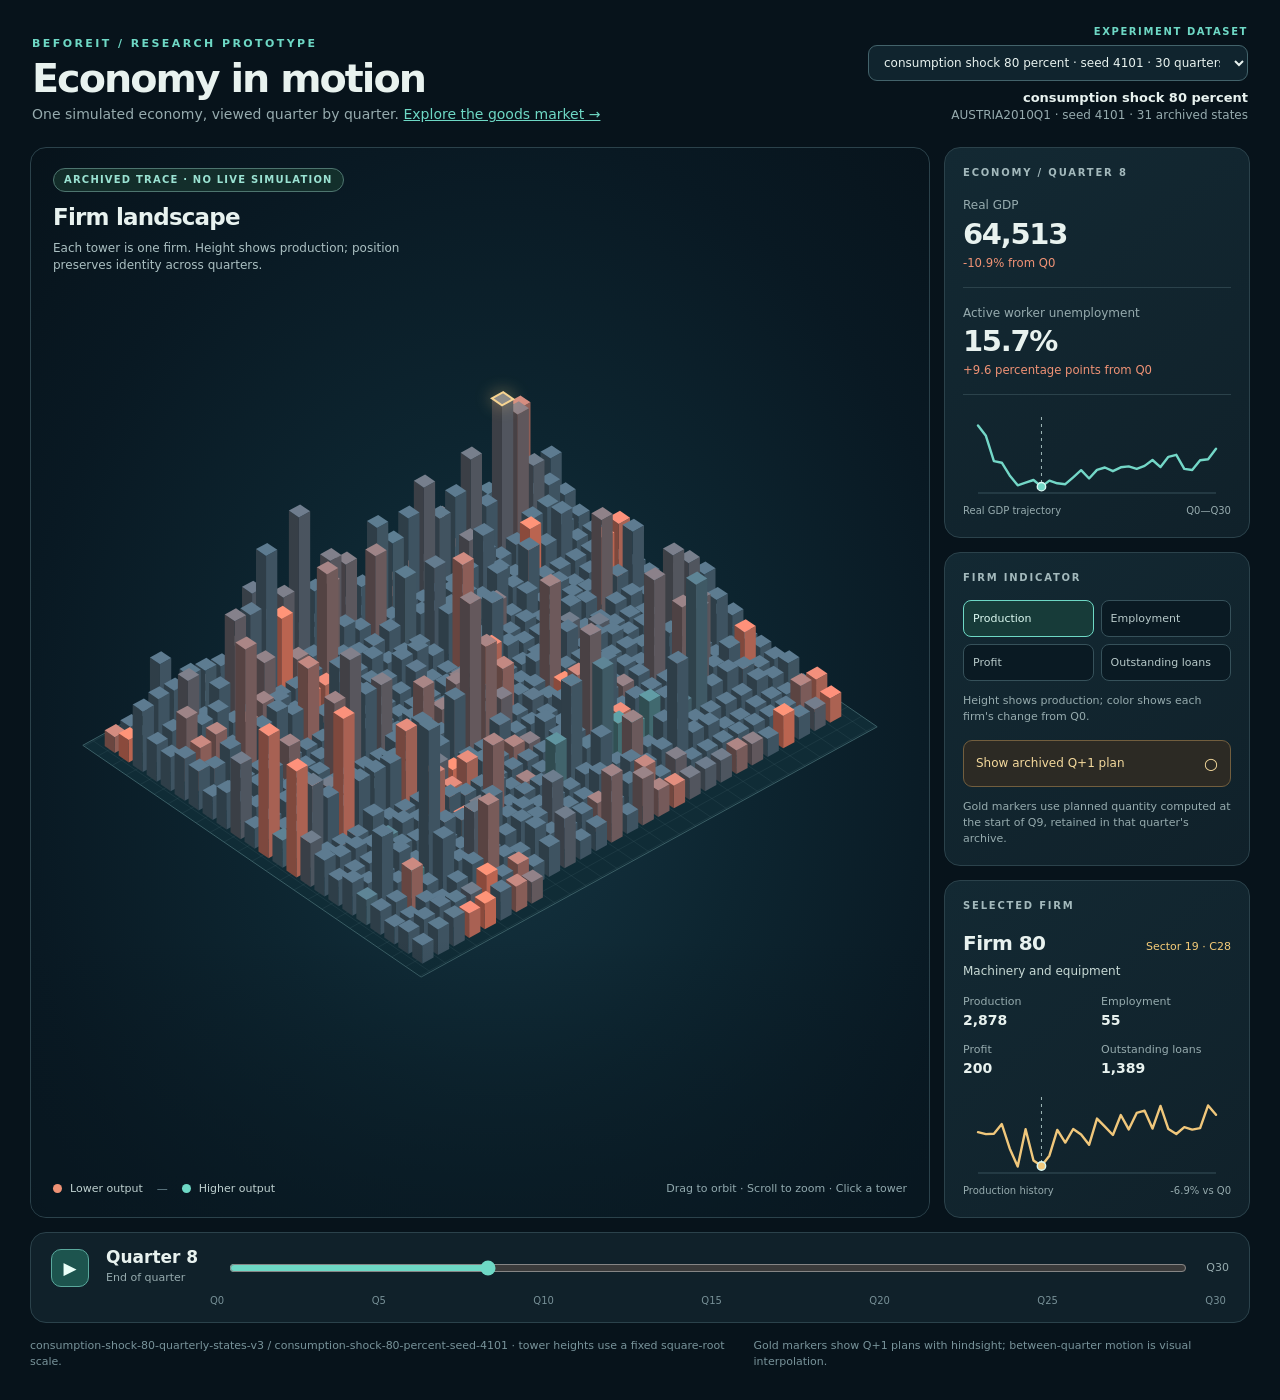
<file: dba-studies/three-dimensional-economy/index.html>
<!doctype html>
<html lang="en">
<head>
  <meta charset="utf-8">
  <meta name="viewport" content="width=device-width, initial-scale=1">
  <title>BeforeIT — Economy in Motion</title>
  <style>
    :root { color-scheme: dark; --bg:#07131b; --panel:#10212a; --panel2:#132933; --line:#2b424b; --text:#e8f2ef; --muted:#96abae; --cyan:#6ed8c5; --orange:#ef9275; --gold:#f4cb78; }
    * { box-sizing:border-box }
    body { margin:0; min-height:100vh; background:var(--bg); color:var(--text); font:14px/1.45 Inter,ui-sans-serif,system-ui,-apple-system,BlinkMacSystemFont,"Segoe UI",sans-serif }
    button,input,select { font:inherit }
    button { cursor:pointer }
    .shell { max-width:1600px; margin:auto; padding:25px 30px 30px }
    header { display:flex; align-items:flex-end; justify-content:space-between; gap:24px; padding:0 2px 22px }
    .eyebrow { color:var(--cyan); font-size:11px; font-weight:700; letter-spacing:.22em; text-transform:uppercase }
    h1 { margin:5px 0 3px; font-size:clamp(27px,3.1vw,43px); letter-spacing:-.05em; line-height:1.08; font-weight:650 }
    header p { margin:5px 0 0; color:var(--muted) }
    .run { width:min(380px,100%); color:var(--muted); text-align:right; font-size:12px }
    .run label { display:block; margin-bottom:5px; color:var(--cyan); font-size:10px; font-weight:700; letter-spacing:.16em; text-transform:uppercase }
    .run select { display:block; width:100%; padding:9px 11px; border:1px solid #43636b; border-radius:9px; background:#10242e; color:var(--text); cursor:pointer }
    .run strong { display:block; margin-top:8px; color:var(--text); font-size:13px; font-weight:550 }
    .layout { display:grid; grid-template-columns:minmax(0,1fr) 306px; gap:14px }
    .scene { position:relative; min-height:590px; overflow:hidden; border:1px solid var(--line); border-radius:16px; background:radial-gradient(ellipse at 52% 58%,#153441 0%,#0d2530 38%,#091923 72%,#07131b 100%) }
    .scene::after { content:""; pointer-events:none; position:absolute; inset:0; background:linear-gradient(180deg,transparent 74%,#08172099) }
    #view { position:absolute; inset:0; display:block; width:100%; height:100%; cursor:grab; touch-action:none }
    #view.dragging { cursor:grabbing }
    .scene-top { position:absolute; top:20px; left:22px; z-index:1; pointer-events:none }
    .scene-top .tag { display:inline-block; margin-bottom:9px; border:1px solid #4e756f; border-radius:100px; padding:4px 10px; background:#18372fbb; color:#9ae2d2; font-size:10px; font-weight:700; letter-spacing:.12em; text-transform:uppercase }
    .scene-top h2 { margin:0; font-size:23px; letter-spacing:-.035em; font-weight:620 }
    .scene-top p { max-width:390px; margin:5px 0 0; color:#abc0c2; font-size:12px }
    .scene-bottom { position:absolute; z-index:1; bottom:20px; left:22px; right:22px; display:flex; gap:12px; align-items:end; justify-content:space-between; pointer-events:none }
    .legend { display:flex; align-items:center; gap:8px; color:#bfd1d0; font-size:11px }
    .dot { width:9px; height:9px; border-radius:50%; background:var(--orange) }
    .dot.positive { background:var(--cyan) }
    .scene-hint { color:#91a9ae; font-size:11px; text-align:right }
    .sidebar { display:flex; flex-direction:column; gap:14px }
    .card { border:1px solid var(--line); border-radius:16px; background:linear-gradient(140deg,var(--panel2),var(--panel)); padding:18px }
    .card h3 { margin:0 0 15px; color:#a3b9bc; font-size:10px; text-transform:uppercase; letter-spacing:.18em }
    .metric { padding:2px 0 15px; border-bottom:1px solid var(--line); margin-bottom:15px }
    .metric:last-child { margin-bottom:0; border-bottom:0; padding-bottom:0 }
    .metric label { display:block; color:var(--muted); font-size:12px }
    .metric strong { display:block; margin:4px 0 1px; font-size:29px; line-height:1.1; letter-spacing:-.045em; font-variant-numeric:tabular-nums; font-weight:600 }
    .metric small { color:var(--muted) }
    .metric small.down { color:var(--orange) }
    .metric small.up { color:var(--cyan) }
    .chart { width:100%; height:92px; display:block; margin-top:12px; overflow:visible }
    .chart-note { display:flex; justify-content:space-between; color:var(--muted); font-size:10px; margin-top:2px }
    .choices { display:grid; grid-template-columns:1fr 1fr; gap:7px }
    .choices button { min-height:37px; border:1px solid #36515a; border-radius:8px; color:#b7c9c9; background:#0a1a23; font-size:11px; text-align:left; padding:7px 9px }
    .choices button[aria-pressed="true"] { border-color:var(--cyan); color:#dcf9f1; background:#173b39 }
    .measure-note { color:var(--muted); font-size:11px; margin:12px 0 0 }
    .layer-toggle { display:flex; align-items:center; justify-content:space-between; gap:10px; width:100%; margin-top:15px; padding:11px 12px; border:1px solid #725e3e; border-radius:9px; background:#2c2a24; color:#f4d99c; text-align:left; font-size:12px }
    .layer-toggle[aria-pressed="true"] { background:#4a3926; border-color:var(--gold) }
    .layer-toggle:disabled { opacity:.45; cursor:not-allowed }
    .layer-toggle span:last-child { font-size:16px }
    .expectation-detail { margin-top:15px; padding:12px; border:1px solid #6e603e; border-radius:9px; background:#302d25; color:#f1dba8 }
    .expectation-detail label { display:block; font-size:10px; letter-spacing:.12em; text-transform:uppercase }
    .expectation-detail strong { display:block; margin-top:4px; font-size:18px; font-variant-numeric:tabular-nums }
    .expectation-detail small { display:block; color:#c9b995; font-size:10px }
    .firm-title { display:flex; justify-content:space-between; align-items:baseline; gap:8px }
    .firm-title strong { font-size:20px; letter-spacing:-.025em }
    .firm-title span { color:var(--gold); font-size:11px }
    .sector-description { margin:5px 0 0; color:#c7d9d5; font-size:12px; line-height:1.35 }
    .firm-grid { display:grid; grid-template-columns:1fr 1fr; gap:12px 8px; margin-top:15px }
    .firm-grid label { display:block; color:var(--muted); font-size:11px }
    .firm-grid strong { display:block; font-weight:560; font-variant-numeric:tabular-nums }
    .timeline { margin-top:14px; border:1px solid var(--line); border-radius:16px; background:var(--panel); padding:16px 20px 14px }
    .time-row { display:flex; align-items:center; gap:17px }
    .play { width:38px; height:38px; flex:none; border:1px solid #5aa99d; border-radius:10px; background:#1d544e; color:#eafff8; font-size:17px }
    .time-label { width:104px; flex:none }
    .time-label strong { display:block; font-size:17px; line-height:1; font-variant-numeric:tabular-nums }
    .time-label span { color:var(--muted); font-size:11px }
    input[type=range] { flex:1; min-width:0; accent-color:var(--cyan); cursor:pointer }
    .time-end { color:var(--muted); font-size:11px; font-variant-numeric:tabular-nums }
    .ticks { display:flex; justify-content:space-between; margin:7px 3px 0 159px; color:#779097; font-size:10px }
    .footer { display:flex; justify-content:space-between; gap:20px; margin-top:15px; color:#78939a; font-size:11px }
    .footer a { color:#a8d9d1 }
    @media (max-width:1050px) { .layout { grid-template-columns:1fr } .scene { min-height:550px } .sidebar { display:grid; grid-template-columns:repeat(3,minmax(0,1fr)) } }
    @media (max-width:710px) { .shell { padding:18px 12px } header { align-items:flex-start; flex-direction:column } .run { text-align:left } .scene { min-height:500px } .sidebar { grid-template-columns:1fr } .scene-bottom { align-items:flex-start; flex-direction:column } .time-row { gap:9px } .time-label { width:75px } .ticks { margin-left:122px } .footer { flex-direction:column } }
  </style>
</head>
<body>
  <div class="shell">
    <header>
      <div><div class="eyebrow">BeforeIT / Research prototype</div><h1>Economy in motion</h1><p>One simulated economy, viewed quarter by quarter. <a href="market.html" style="color:var(--cyan)">Explore the goods market →</a></p></div>
      <div class="run"><label for="dataset">Experiment dataset</label><select id="dataset" aria-label="Choose an experiment run"></select><strong id="run-title">—</strong><span id="run-meta">—</span></div>
    </header>
    <div class="layout">
      <section class="scene" aria-label="Interactive three-dimensional firm landscape">
        <canvas id="view" role="img" aria-label="Firm towers. Their heights and colors show the selected indicator; gold markers show archived next-quarter plans when enabled."></canvas>
        <div class="scene-top"><div class="tag">Archived trace · No live simulation</div><h2>Firm landscape</h2><p id="scene-description">Each tower is one firm. Height shows production; position preserves identity across quarters.</p></div>
        <div class="scene-bottom"><div class="legend"><span class="dot"></span><span id="legend-left">Lower output</span><span style="margin:0 6px;color:#718f98">—</span><span class="dot positive"></span><span id="legend-right">Higher output</span><span id="expectation-legend" hidden style="margin-left:9px;color:#f4cb78">│ Q+1 plan</span></div><div class="scene-hint">Drag to orbit · Scroll to zoom · Click a tower</div></div>
      </section>
      <aside class="sidebar">
        <section class="card"><h3>Economy / <span id="card-quarter">Quarter 0</span></h3><div class="metric"><label>Real GDP</label><strong id="gdp">—</strong><small id="gdp-change">—</small></div><div class="metric"><label>Active worker unemployment</label><strong id="unemployment">—</strong><small id="unemployment-change">—</small></div><svg id="gdp-chart" class="chart" viewBox="0 0 250 92" role="img" aria-label="Real GDP across all archived quarters"></svg><div class="chart-note"><span>Real GDP trajectory</span><span id="gdp-chart-end">Q0—Q30</span></div></section>
        <section class="card"><h3>Firm indicator</h3><div class="choices" id="choices"><button type="button" data-measure="output" aria-pressed="true">Production</button><button type="button" data-measure="jobs" aria-pressed="false">Employment</button><button type="button" data-measure="profit" aria-pressed="false">Profit</button><button type="button" data-measure="loans" aria-pressed="false">Outstanding loans</button></div><p class="measure-note" id="measure-note">Height shows production; color shows each firm's change from Q0.</p><button class="layer-toggle" id="expectation-toggle" type="button" aria-pressed="false"><span>Show archived Q+1 plan</span><span aria-hidden="true">○</span></button><p class="measure-note" id="expectation-note">The gold markers use plans recorded in the next quarter's snapshot.</p></section>
        <section class="card"><h3>Selected firm</h3><div class="firm-title"><strong id="firm-name">—</strong><span id="firm-sector">—</span></div><p class="sector-description" id="sector-description">—</p><div class="firm-grid"><div><label>Production</label><strong id="firm-output">—</strong></div><div><label>Employment</label><strong id="firm-jobs">—</strong></div><div><label>Profit</label><strong id="firm-profit">—</strong></div><div><label>Outstanding loans</label><strong id="firm-loans">—</strong></div></div><svg id="firm-chart" class="chart" viewBox="0 0 250 92" role="img" aria-label="Selected firm's chosen indicator across all quarters"></svg><div class="chart-note"><span id="firm-chart-label">Production history</span><span id="firm-change">—</span></div><div class="expectation-detail" id="expectation-detail" hidden><label id="expected-label">Archived Q+1 plan</label><strong id="expected-value">—</strong><small id="expected-note">—</small></div></section>
      </aside>
    </div>
    <div class="timeline"><div class="time-row"><button class="play" id="play" type="button" aria-label="Play animation">▶</button><div class="time-label"><strong id="time-quarter">Quarter 0</strong><span id="time-stage">End of quarter</span></div><input id="quarter" type="range" min="0" max="30" value="8" step="1" aria-label="Simulation quarter"><span class="time-end" id="time-end">Q30</span></div><div class="ticks" id="ticks"><span>Q0</span><span>Q5</span><span>Q10</span><span>Q15</span><span>Q20</span><span>Q25</span><span>Q30</span></div></div>
    <div class="footer"><span id="source-meta">Source: archived quarterly explanation traces · tower heights use a fixed square-root scale for the chosen indicator.</span><span>Gold markers show Q+1 plans with hindsight; between-quarter motion is visual interpolation.</span></div>
  </div>
  <script src="data.js"></script>
  <script>
  (() => {
    const catalog = window.BEFOREIT_EXPERIMENTS;
    if (!catalog?.datasets?.length) { document.querySelector('.scene-top p').textContent = 'The archived data could not be loaded. Run export_data.jl to create data.js.'; return; }

    const canvas = document.getElementById('view');
    const ctx = canvas.getContext('2d');
    const slider = document.getElementById('quarter');
    const datasetSelect = document.getElementById('dataset');
    const fmt = new Intl.NumberFormat('en-US',{maximumFractionDigits:0});
    const pct = n => `${(100*n).toFixed(1)}%`;
    const clamp = (v,a,b) => Math.min(b,Math.max(a,v));
    const get = id => document.getElementById(id);
    const indicators = {
      output:{field:2,plan:6,label:'Production',planLabel:'Planned quantity',note:'Height shows production; color shows each firm\'s change from Q0.'},
      jobs:{field:3,plan:7,label:'Employment',planLabel:'Desired employment',note:'Height shows employees; color shows staffing change from Q0.'},
      profit:{field:4,plan:8,label:'Profit',planLabel:'Expected profit',note:'Height shows the absolute profit amount; coral means loss, teal means profit.'},
      loans:{field:5,plan:9,label:'Outstanding loans',planLabel:'Expected loan balance',note:'Height shows outstanding loans; color shows change from Q0.'}
    };
    const legends = {
      output:['Lower output','Higher output'], jobs:['Fewer jobs','More jobs'],
      profit:['Loss','Profit'], loans:['Less credit','More credit']
    };
    let trace, quarters, base, nodes = [], columns, rows, maxValues, selected;
    let quarter = 8, measure = 'output', showExpectations = false;
    let yaw = -.73, pitch = .66, zoom = 1, width = 0, height = 0, scale = 1, playing = null;
    let pointer = null, moved = false, hitTargets = [];

    function loadDataset(index) {
      stop();
      trace = catalog.datasets[index];
      quarters = trace.quarters;
      base = new Map(quarters[0].firms.map(row => [row[0], row]));
      const allRows = new Map();
      quarters.forEach(q => q.firms.forEach(row => { if (!allRows.has(row[0])) allRows.set(row[0], row); }));
      const ordered = [...allRows.values()].sort((a,b) => a[1] - b[1] || a[0] - b[0]);
      columns = Math.ceil(Math.sqrt(ordered.length * 1.18));
      rows = Math.ceil(ordered.length / columns);
      selected = ordered.some(row => row[0] === selected) ? selected
        : ordered.reduce((best,row) => row[2] > best[2] ? row : best, ordered[0])[0];
      nodes = ordered.map((row, position) => ({
        id:row[0], sector:row[1], x:position % columns - (columns - 1)/2,
        z:Math.floor(position / columns) - (rows - 1)/2, height:0, target:0,
        expectedHeight:0, expectedTarget:0, color:[83,112,130], targetColor:[83,112,130]
      }));
      maxValues = Object.fromEntries(Object.entries(indicators).map(([key, config]) => [key,
        Math.max(1,...quarters.flatMap(q=>q.firms.flatMap(row=>[Math.abs(row[config.field]),Math.abs(row[config.plan])])))
      ]));
      quarter = Math.min(quarter,quarters.length-1);
      datasetSelect.value = index;
      slider.max = quarters.length-1;
      get('time-end').textContent = `Q${trace.horizon}`;
      get('gdp-chart-end').textContent = `Q0—Q${trace.horizon}`;
      get('ticks').innerHTML = Array.from({length:7},(_,i)=>`<span>Q${Math.round(i*trace.horizon/6)}</span>`).join('');
      get('run-title').textContent = trace.scenario.replaceAll('-',' ');
      get('run-meta').textContent = `${trace.calibration} · seed ${trace.seed} · ${quarters.length} archived states`;
      get('source-meta').textContent = `${trace.experiment} / ${trace.run} · tower heights use a fixed square-root scale.`;
      resize();
      updateQuarter(quarter);
    }
    function currentRows(q = quarter) { return new Map(quarters[q].firms.map(row => [row[0],row])); }
    function colorFor(row, initial) {
      if (!row || !initial) return [45,65,76];
      let value;
      if (measure === 'output') value = (Math.log1p(Math.max(0,row[2])) - Math.log1p(Math.max(0,initial[2]))) / .48;
      else if (measure === 'jobs') value = (row[3] - initial[3]) / Math.max(4,initial[3] * .55);
      else if (measure === 'loans') value = (Math.log1p(Math.max(0,row[5])) - Math.log1p(Math.max(0,initial[5]))) / .7;
      else value = Math.asinh(row[4] / 45) / 2.4;
      value = clamp(value,-1,1);
      const neutral = [80,106,124], target = value < 0 ? [239,128,103] : [93,214,192];
      return neutral.map((channel,i) => channel + (target[i] - channel) * Math.abs(value));
    }
    function targetHeight(row, field) {
      return row ? .45 + 10.5 * Math.sqrt(Math.abs(row[field]) / maxValues[measure]) : 0;
    }
    function updateQuarter(next) {
      quarter = clamp(Number(next),0,quarters.length - 1);
      slider.value = quarter;
      get('time-quarter').textContent = `Quarter ${quarter}`;
      get('time-stage').textContent = quarter ? 'End of quarter' : 'Initial state';
      get('card-quarter').textContent = `Quarter ${quarter}`;
      const map = currentRows();
      const nextMap = quarter < quarters.length - 1 ? currentRows(quarter + 1) : null;
      const config = indicators[measure];
      nodes.forEach(node => {
        const row = map.get(node.id);
        node.target = targetHeight(row,config.field);
        node.expectedTarget = showExpectations && nextMap ? targetHeight(nextMap.get(node.id),config.plan) : 0;
        node.targetColor = colorFor(row,base.get(node.id));
      });
      get('expectation-toggle').disabled = !nextMap;
      get('expectation-note').textContent = nextMap
        ? `Gold markers use ${config.planLabel.toLowerCase()} computed at the start of Q${quarter+1}, retained in that quarter's archive.`
        : 'No Q31 snapshot is archived.';
      get('expectation-legend').hidden = !showExpectations || !nextMap;
      const now = quarters[quarter], start = quarters[0];
      get('gdp').textContent = fmt.format(now.gdp);
      const gdpChange = now.gdp / start.gdp - 1;
      get('gdp-change').textContent = `${gdpChange >= 0 ? '+' : ''}${pct(gdpChange)} from Q0`;
      get('gdp-change').className = gdpChange < 0 ? 'down' : 'up';
      get('unemployment').textContent = pct(now.unemployment);
      const unemploymentChange = 100 * (now.unemployment - start.unemployment);
      get('unemployment-change').textContent = `${unemploymentChange >= 0 ? '+' : ''}${unemploymentChange.toFixed(1)} percentage points from Q0`;
      get('unemployment-change').className = unemploymentChange > 0 ? 'down' : 'up';
      updateFirm(map,nextMap);
      drawCharts();
    }
    function updateFirm(map = currentRows(), nextMap = quarter < quarters.length - 1 ? currentRows(quarter+1) : null) {
      const row = map.get(selected), initial = base.get(selected);
      const config = indicators[measure];
      const sector = catalog.sectors[(row ?? initial)?.[1]];
      get('firm-name').textContent = `Firm ${selected}`;
      get('firm-sector').textContent = sector ? `Sector ${(row ?? initial)[1]} · ${sector[0]}` : 'Sector unavailable';
      get('sector-description').textContent = sector?.[1] ?? 'Sector description unavailable';
      get('firm-output').textContent = row ? fmt.format(row[2]) : '—';
      get('firm-jobs').textContent = row ? fmt.format(row[3]) : '—';
      get('firm-profit').textContent = row ? fmt.format(row[4]) : '—';
      get('firm-loans').textContent = row ? fmt.format(row[5]) : '—';
      const change = row && initial && initial[config.field] ? row[config.field] / initial[config.field] - 1 : null;
      const difference = row && initial ? row[config.field] - initial[config.field] : null;
      get('firm-change').textContent = measure !== 'profit' && change !== null
        ? `${change >= 0 ? '+' : ''}${pct(change)} vs Q0`
        : difference === null ? '—' : `${difference >= 0 ? '+' : ''}${fmt.format(difference)} vs Q0`;
      const planned = nextMap?.get(selected);
      get('expectation-detail').hidden = !showExpectations || !planned;
      if (planned) {
        get('expected-label').textContent = `Q${quarter+1} · ${config.planLabel}`;
        get('expected-value').textContent = fmt.format(planned[config.plan]);
        get('expected-note').textContent = 'Computed at the start of that quarter; shown from the archive.';
      }
    }
    function chart(element, values, marker, color) {
      const valid = values.filter(Number.isFinite), low = Math.min(...valid), high = Math.max(...valid);
      const gap = Math.max((high-low)*.12, 1), bottom = low-gap, top = high+gap;
      const points = values.map((value,i) => Number.isFinite(value) ? [6 + i*238/(values.length-1), 84 - (value-bottom)/(top-bottom)*76] : null);
      const segments = []; let segment = [];
      points.forEach(point => { if (point) segment.push(point); else if (segment.length) { segments.push(segment); segment=[]; } });
      if (segment.length) segments.push(segment);
      const paths = segments.map(s => `<path d="${s.map((p,i) => `${i?'L':'M'}${p[0].toFixed(1)} ${p[1].toFixed(1)}`).join(' ')}" fill="none" stroke="${color}" stroke-width="2.4" stroke-linecap="round" stroke-linejoin="round"/>`).join('');
      const point = points[marker];
      element.innerHTML = `<path d="M6 83H244" stroke="#36515a" stroke-width="1"/>${paths}${point ? `<path d="M${point[0]} 7V84" stroke="#a1bab9" stroke-width="1" stroke-dasharray="3 4"/><circle cx="${point[0]}" cy="${point[1]}" r="4.2" fill="${color}" stroke="#d9f8f3" stroke-width="1.4"/>` : ''}`;
    }
    function drawCharts() {
      chart(get('gdp-chart'),quarters.map(q=>q.gdp),quarter,'#73d7c7');
      const config = indicators[measure];
      get('firm-chart-label').textContent = `${config.label} history`;
      chart(get('firm-chart'),quarters.map(q=>q.firms.find(row=>row[0]===selected)?.[config.field] ?? NaN),quarter,'#f0c77b');
    }
    function resize() {
      const bounds = canvas.getBoundingClientRect(), dpr = Math.min(window.devicePixelRatio || 1,2);
      width = bounds.width; height = bounds.height;
      canvas.width = Math.round(width*dpr); canvas.height = Math.round(height*dpr);
      ctx.setTransform(dpr,0,0,dpr,0,0);
      scale = Math.min(width/(columns*1.53),height/(rows*1.35+14))*zoom;
    }
    function project(x,y,z) {
      const c=Math.cos(yaw), s=Math.sin(yaw), sp=Math.sin(pitch), cp=Math.cos(pitch);
      return [width*.5 + (x*c-z*s)*scale, height*.55 + (x*s*sp+z*c*sp-y*cp)*scale];
    }
    function polygon(points,fill,stroke) {
      ctx.beginPath(); ctx.moveTo(...points[0]);
      for(let i=1;i<points.length;i++) ctx.lineTo(...points[i]);
      ctx.closePath(); ctx.fillStyle=fill; ctx.fill();
      if (stroke) { ctx.strokeStyle=stroke; ctx.lineWidth=1; ctx.stroke(); }
    }
    function rgb(color,multiplier=1) { return `rgb(${color.map(v=>Math.round(clamp(v*multiplier,0,255))).join(',')})`; }
    function ground() {
      const x0=-columns/2-.6, x1=columns/2+.6, z0=-rows/2-.6, z1=rows/2+.6;
      polygon([project(x0,0,z0),project(x1,0,z0),project(x1,0,z1),project(x0,0,z1)],'#102c36','#3b5e65');
      ctx.strokeStyle='#41616a55'; ctx.lineWidth=.7;
      for(let x=Math.ceil(x0);x<x1;x++) { ctx.beginPath();ctx.moveTo(...project(x,0,z0));ctx.lineTo(...project(x,0,z1));ctx.stroke(); }
      for(let z=Math.ceil(z0);z<z1;z++) { ctx.beginPath();ctx.moveTo(...project(x0,0,z));ctx.lineTo(...project(x1,0,z));ctx.stroke(); }
    }
    function tower(node) {
      if (node.height < .03) return;
      const x=node.x,z=node.z,w=.72,h=node.height;
      const b=[project(x-w/2,0,z-w/2),project(x+w/2,0,z-w/2),project(x+w/2,0,z+w/2),project(x-w/2,0,z+w/2)];
      const t=[project(x-w/2,h,z-w/2),project(x+w/2,h,z-w/2),project(x+w/2,h,z+w/2),project(x-w/2,h,z+w/2)];
      const xside=Math.sin(yaw)>=0?[1,2,2,1]:[0,3,3,0];
      const zside=Math.cos(yaw)>=0?[2,3,3,2]:[0,1,1,0];
      polygon([b[xside[0]],b[xside[1]],t[xside[2]],t[xside[3]]],rgb(node.color,.58));
      polygon([b[zside[0]],b[zside[1]],t[zside[2]],t[zside[3]]],rgb(node.color,.78));
      polygon(t,rgb(node.color,1.16));
      if (node.id === selected) {
        ctx.save(); ctx.shadowColor='#f4cd7a';ctx.shadowBlur=16;
        ctx.strokeStyle='#f6d491';ctx.lineWidth=2;
        ctx.beginPath();ctx.moveTo(...t[0]);t.slice(1).forEach(p=>ctx.lineTo(...p));ctx.closePath();ctx.stroke();
        ctx.restore();
      }
      if (showExpectations && node.expectedHeight > .03 && quarter < quarters.length - 1) {
        const markerBase = project(x+w/2+.1,0,z+w/2+.1);
        const markerTop = project(x+w/2+.1,node.expectedHeight,z+w/2+.1);
        ctx.save();
        ctx.globalAlpha = node.id === selected ? .95 : .48;
        ctx.strokeStyle = '#f4cb78'; ctx.lineWidth = node.id === selected ? 2.2 : 1.2;
        ctx.beginPath();ctx.moveTo(...markerBase);ctx.lineTo(...markerTop);ctx.stroke();
        ctx.beginPath();ctx.moveTo(markerTop[0]-scale*.2,markerTop[1]);ctx.lineTo(markerTop[0]+scale*.2,markerTop[1]);ctx.stroke();
        ctx.restore();
      }
      const center=project(x,h/2,z);
      hitTargets.push({id:node.id,x:center[0],top:Math.min(...t.map(p=>p[1])),bottom:Math.max(...b.map(p=>p[1])),depth:x*Math.sin(yaw)+z*Math.cos(yaw)});
    }
    function draw() {
      ctx.clearRect(0,0,width,height);
      ground();
      hitTargets=[];
      const orderedNodes=[...nodes].sort((a,b) => (a.x-b.x)*Math.sin(yaw)+(a.z-b.z)*Math.cos(yaw));
      for(const node of orderedNodes) {
        node.height += (node.target-node.height)*.13;
        node.expectedHeight += (node.expectedTarget-node.expectedHeight)*.13;
        node.color=node.color.map((v,i)=>v+(node.targetColor[i]-v)*.13);
        tower(node);
      }
      requestAnimationFrame(draw);
    }
    function stop() { if (playing) clearInterval(playing); playing=null; get('play').textContent='▶'; get('play').setAttribute('aria-label','Play animation'); }
    get('play').addEventListener('click',()=>{
      if (playing) { stop(); return; }
      if (quarter === quarters.length-1) updateQuarter(0);
      get('play').textContent='Ⅱ';get('play').setAttribute('aria-label','Pause animation');
      playing=setInterval(()=>{ if (quarter===quarters.length-1) stop(); else updateQuarter(quarter+1); },680);
    });
    const groups = new Map();
    catalog.datasets.forEach((item,index)=>{
      let group = groups.get(item.experiment);
      if (!group) {
        group = document.createElement('optgroup');
        group.label = item.experiment.replaceAll('-',' ');
        datasetSelect.append(group);
        groups.set(item.experiment,group);
      }
      const option = document.createElement('option');
      option.value = index;
      option.textContent = `${item.scenario.replaceAll('-',' ')} · seed ${item.seed} · ${item.horizon} quarters`;
      group.append(option);
    });
    datasetSelect.addEventListener('change',()=>loadDataset(Number(datasetSelect.value)));
    slider.addEventListener('input',()=>updateQuarter(slider.value));
    get('choices').addEventListener('click',event=>{
      const button=event.target.closest('button[data-measure]'); if(!button)return;
      measure=button.dataset.measure;
      get('choices').querySelectorAll('button').forEach(b=>b.setAttribute('aria-pressed',b===button));
      get('measure-note').textContent=indicators[measure].note;
      get('scene-description').textContent=`Each tower is one firm. Height shows ${indicators[measure].label.toLowerCase()}; position preserves identity.`;
      [get('legend-left').textContent,get('legend-right').textContent]=legends[measure];
      updateQuarter(quarter);
    });
    get('expectation-toggle').addEventListener('click',()=>{
      showExpectations=!showExpectations;
      get('expectation-toggle').setAttribute('aria-pressed',showExpectations);
      get('expectation-toggle').lastElementChild.textContent=showExpectations?'●':'○';
      updateQuarter(quarter);
    });
    canvas.addEventListener('pointerdown',event=>{ pointer=[event.clientX,event.clientY];moved=false;canvas.setPointerCapture(event.pointerId);canvas.classList.add('dragging'); });
    canvas.addEventListener('pointermove',event=>{
      if(!pointer)return;
      const dx=event.clientX-pointer[0],dy=event.clientY-pointer[1];
      if(Math.abs(dx)+Math.abs(dy)>2)moved=true;
      if(moved) { yaw+=dx*.006;pitch=clamp(pitch-dy*.004,.28,1.18); }
      pointer=[event.clientX,event.clientY];
    });
    canvas.addEventListener('pointerup',event=>{
      if(!moved) {
        const rect=canvas.getBoundingClientRect(),x=event.clientX-rect.left,y=event.clientY-rect.top;
        const hit=[...hitTargets].reverse().find(item=>Math.abs(x-item.x)<scale*.58 && y>=item.top-scale*.2 && y<=item.bottom+scale*.25);
        if(hit){selected=hit.id;updateFirm();drawCharts();}
      }
      pointer=null;canvas.classList.remove('dragging');
    });
    canvas.addEventListener('pointercancel',()=>{pointer=null;canvas.classList.remove('dragging');});
    canvas.addEventListener('wheel',event=>{event.preventDefault();zoom=clamp(zoom*Math.exp(-event.deltaY*.001),.58,2.3);resize();},{passive:false});
    window.addEventListener('resize',resize);
    document.addEventListener('keydown',event=>{if(event.target===slider)return;if(event.key==='ArrowRight')updateQuarter(quarter+1);if(event.key==='ArrowLeft')updateQuarter(quarter-1);});
    const initialDataset = catalog.datasets.findIndex(item => item.experiment === 'consumption-shock-80-quarterly-states-v3');
    loadDataset(initialDataset >= 0 ? initialDataset : 0);
    draw();
  })();
  </script>
</body>
</html>
</file>
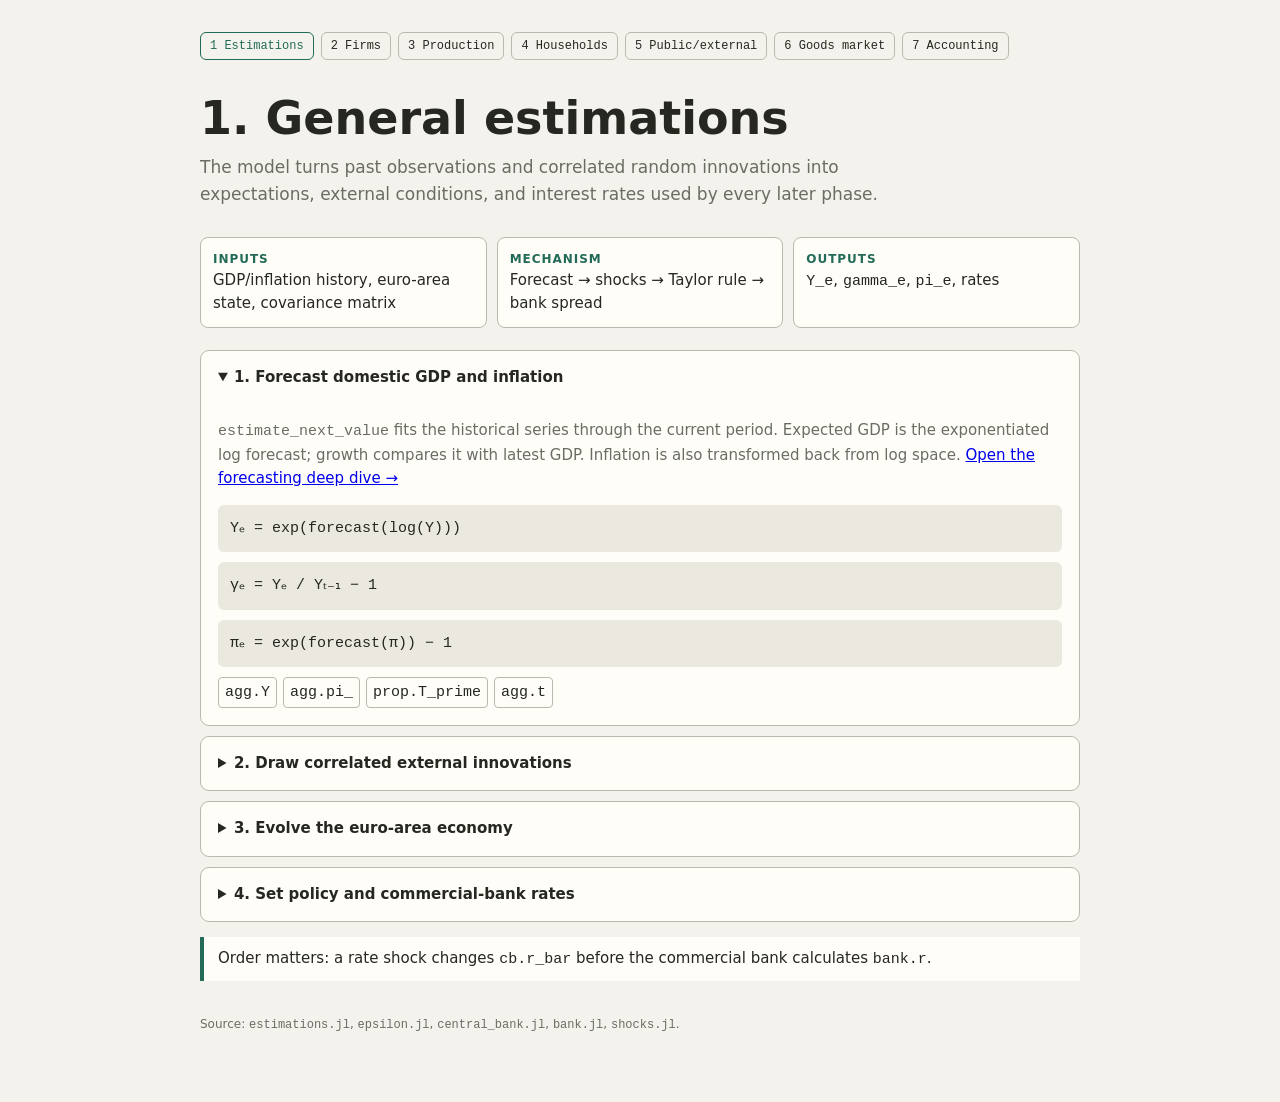
<file: dba-studies/model-mechanics/01-general-estimations.html>
<!doctype html><html lang="en"><head><meta charset="utf-8"><meta name="viewport" content="width=device-width,initial-scale=1"><title>General estimations · BeforeIT</title><link rel="stylesheet" href="mechanisms.css"></head><body>
<nav><a aria-current="page" href="01-general-estimations.html">1 Estimations</a><a href="02-firm-decisions.html">2 Firms</a><a href="03-credit-labour-production.html">3 Production</a><a href="04-household-budgets.html">4 Households</a><a href="05-public-external-demand.html">5 Public/external</a><a href="06-goods-market.html">6 Goods market</a><a href="07-final-accounting.html">7 Accounting</a></nav>
<h1>1. General estimations</h1><p class="lead">The model turns past observations and correlated random innovations into expectations, external conditions, and interest rates used by every later phase.</p>
<div class="flow"><div><b>Inputs</b>GDP/inflation history, euro-area state, covariance matrix</div><div><b>Mechanism</b>Forecast → shocks → Taylor rule → bank spread</div><div><b>Outputs</b><code>Y_e</code>, <code>gamma_e</code>, <code>pi_e</code>, rates</div></div>
<details open><summary>1. Forecast domestic GDP and inflation</summary><div><p><code>estimate_next_value</code> fits the historical series through the current period. Expected GDP is the exponentiated log forecast; growth compares it with latest GDP. Inflation is also transformed back from log space. <a href="forecasting.html">Open the forecasting deep dive →</a></p><span class="formula">Yₑ = exp(forecast(log(Y)))</span><span class="formula">γₑ = Yₑ / Yₜ₋₁ − 1</span><span class="formula">πₑ = exp(forecast(π)) − 1</span><div class="vars"><code>agg.Y</code><code>agg.pi_</code><code>prop.T_prime</code><code>agg.t</code></div></div></details>
<details><summary>2. Draw correlated external innovations</summary><div><p>A standard-normal vector is multiplied by the Cholesky factor of <code>prop.C</code>. This preserves the calibrated covariance between euro-area GDP, exports, and imports.</p><span class="formula">[εY_EA, εE, εI] = cholesky(C) × N(0, I)</span></div></details>
<details><summary>3. Evolve the euro-area economy</summary><div><p>Euro-area GDP and inflation follow log autoregressive processes. Growth is the new GDP divided by its previous value.</p><span class="formula">Y_EA′ = exp(αY·log(Y_EA) + βY + εY)</span><span class="formula">γ_EA = Y_EA′/Y_EA − 1</span><span class="formula">π_EA′ = exp(απ·log(1+π_EA) + βπ + επ) − 1</span></div></details>
<details><summary>4. Set policy and commercial-bank rates</summary><div><p>The central bank applies a non-negative Taylor rule with rate smoothing. An optional shock runs immediately afterward. The bank then adds the calibrated risk premium.</p><span class="formula">r̄′ = max(0, ρr̄ + (1−ρ)[r* + π* + ξπ(π_EA−π*) + ξγγ_EA])</span><span class="formula">r = r̄′ + μ</span></div></details>
<p class="note">Order matters: a rate shock changes <code>cb.r_bar</code> before the commercial bank calculates <code>bank.r</code>.</p><footer>Source: <code>estimations.jl</code>, <code>epsilon.jl</code>, <code>central_bank.jl</code>, <code>bank.jl</code>, <code>shocks.jl</code>.</footer></body></html>
</file>
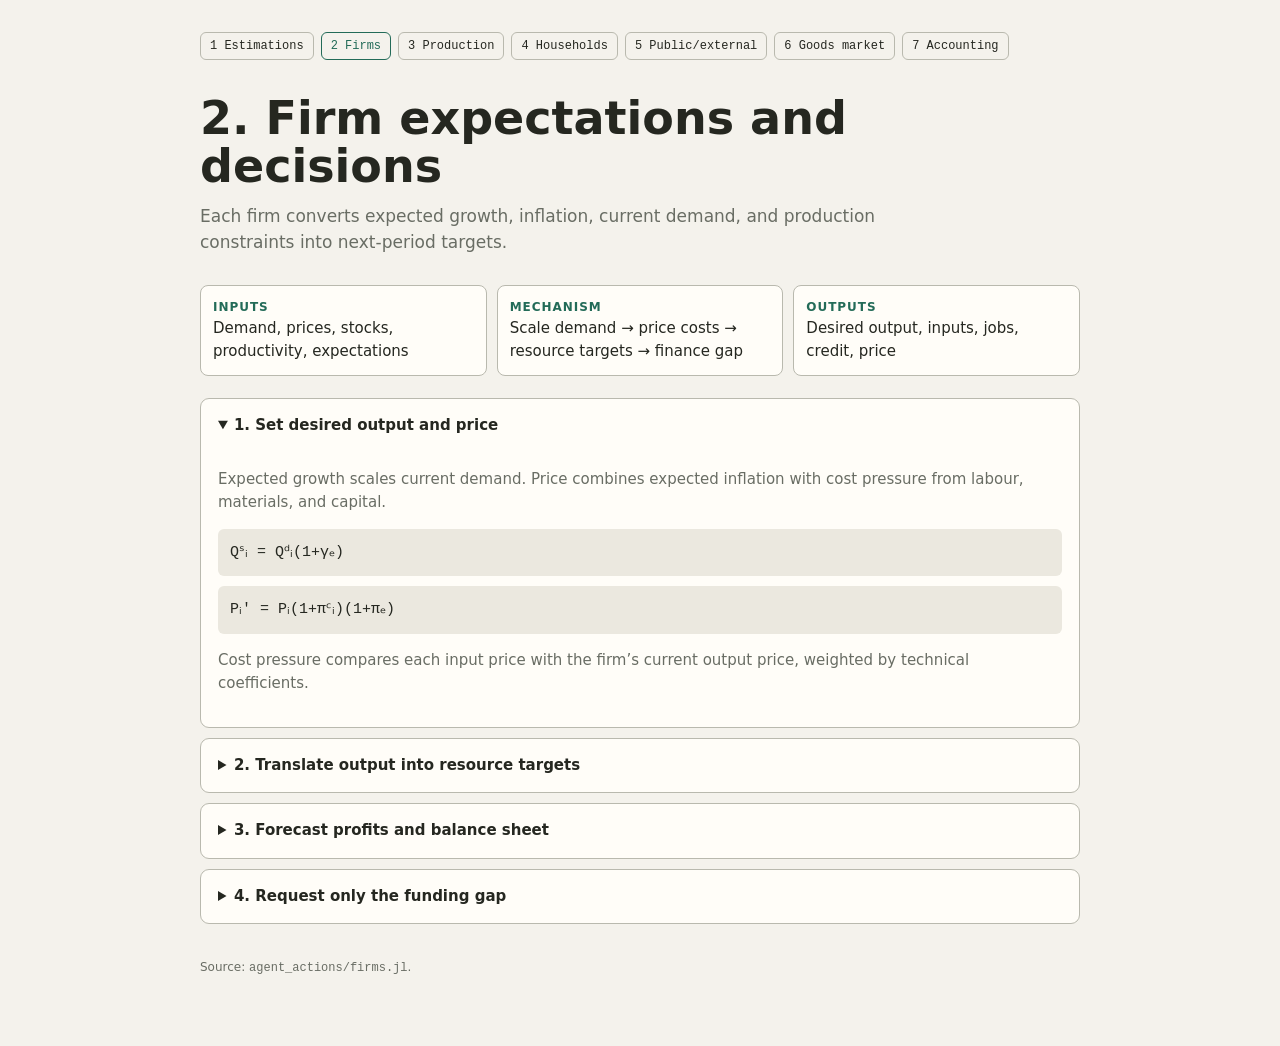
<file: dba-studies/model-mechanics/02-firm-decisions.html>
<!doctype html><html lang="en"><head><meta charset="utf-8"><meta name="viewport" content="width=device-width,initial-scale=1"><title>Firm decisions · BeforeIT</title><link rel="stylesheet" href="mechanisms.css"></head><body>
<nav><a href="01-general-estimations.html">1 Estimations</a><a aria-current="page" href="02-firm-decisions.html">2 Firms</a><a href="03-credit-labour-production.html">3 Production</a><a href="04-household-budgets.html">4 Households</a><a href="05-public-external-demand.html">5 Public/external</a><a href="06-goods-market.html">6 Goods market</a><a href="07-final-accounting.html">7 Accounting</a></nav>
<h1>2. Firm expectations and decisions</h1><p class="lead">Each firm converts expected growth, inflation, current demand, and production constraints into next-period targets.</p>
<div class="flow"><div><b>Inputs</b>Demand, prices, stocks, productivity, expectations</div><div><b>Mechanism</b>Scale demand → price costs → resource targets → finance gap</div><div><b>Outputs</b>Desired output, inputs, jobs, credit, price</div></div>
<details open><summary>1. Set desired output and price</summary><div><p>Expected growth scales current demand. Price combines expected inflation with cost pressure from labour, materials, and capital.</p><span class="formula">Qˢᵢ = Qᵈᵢ(1+γₑ)</span><span class="formula">Pᵢ′ = Pᵢ(1+πᶜᵢ)(1+πₑ)</span><p>Cost pressure compares each input price with the firm’s current output price, weighted by technical coefficients.</p></div></details>
<details><summary>2. Translate output into resource targets</summary><div><p>Capital limits attainable output first. Depreciation determines desired investment, intermediate productivity determines material demand, and labour productivity determines desired headcount.</p><span class="formula">Iᵈᵢ = (δᵢ/κᵢ)·min(Qˢᵢ, Kᵢκᵢ)</span><span class="formula">DMᵈᵢ = min(Qˢᵢ, Kᵢκᵢ)/βᵢ</span><span class="formula">Nᵈᵢ = max(1, round(min(Qˢᵢ,Kᵢκᵢ)/ᾱᵢ))</span></div></details>
<details><summary>3. Forecast profits and balance sheet</summary><div><p>Past profit grows with expected prices and output. Expected deposits subtract repayment, corporate tax, and dividends. Capital is revalued and old loans amortize.</p><span class="formula">Πᵉᵢ = Πᵢ(1+πₑ)(1+γₑ)</span><span class="formula">ΔDᵉᵢ = Πᵉᵢ − θLᵢ − τFIRM·max(0,Πᵉᵢ) − θDIV(1−τFIRM)·max(0,Πᵉᵢ)</span></div></details>
<details><summary>4. Request only the funding gap</summary><div><p>A firm asks for credit only when expected cash flow plus existing deposits is negative.</p><span class="formula">DLᵈᵢ = max(0, −ΔDᵉᵢ − Dᵢ)</span><div class="vars"><code>Q_s_i</code><code>I_d_i</code><code>DM_d_i</code><code>N_d_i</code><code>Pi_e_i</code><code>DL_d_i</code></div></div></details>
<footer>Source: <code>agent_actions/firms.jl</code>.</footer></body></html>
</file>
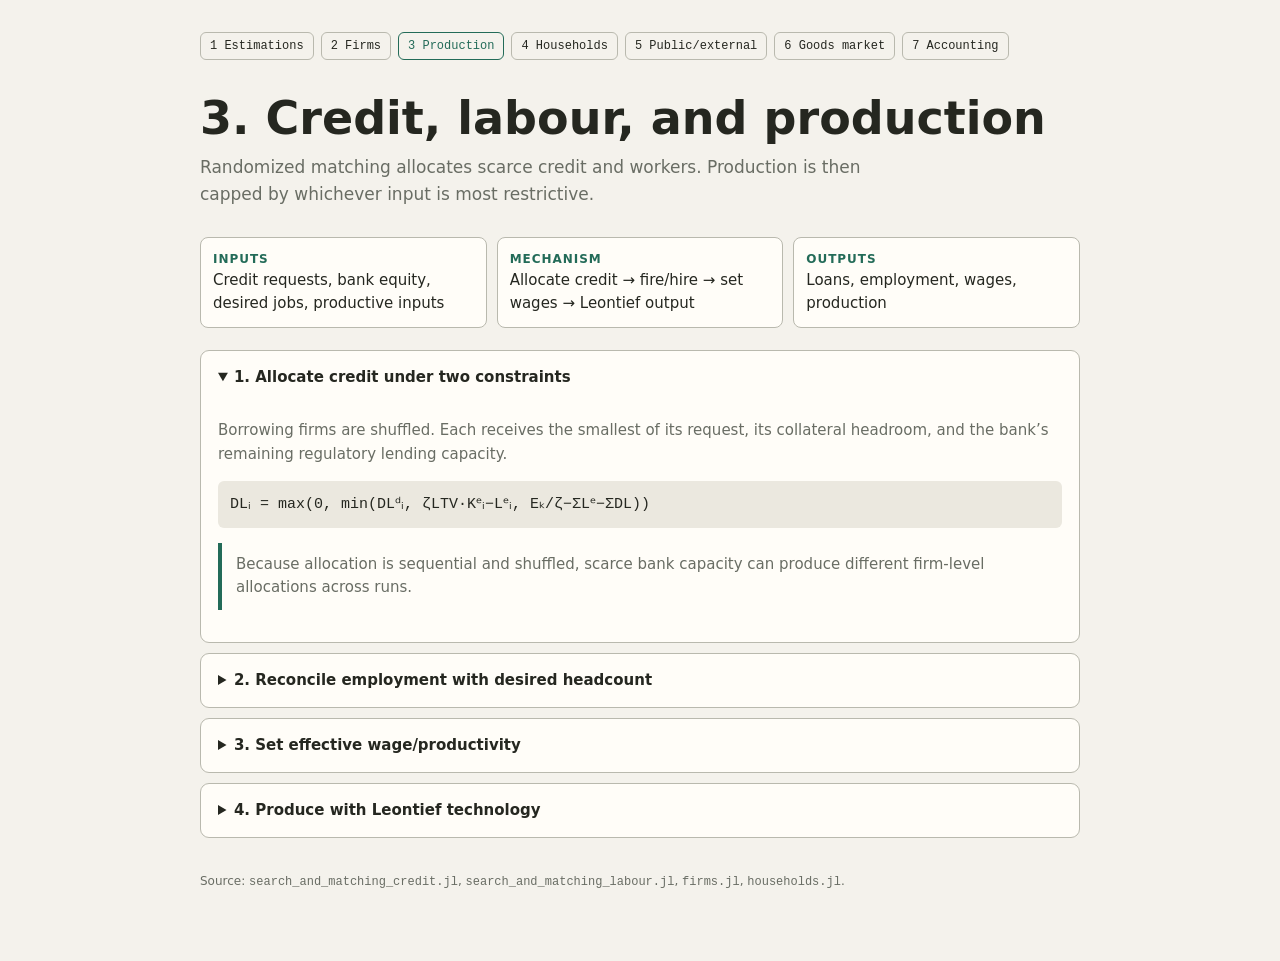
<file: dba-studies/model-mechanics/03-credit-labour-production.html>
<!doctype html><html lang="en"><head><meta charset="utf-8"><meta name="viewport" content="width=device-width,initial-scale=1"><title>Credit, labour, and production · BeforeIT</title><link rel="stylesheet" href="mechanisms.css"></head><body>
<nav><a href="01-general-estimations.html">1 Estimations</a><a href="02-firm-decisions.html">2 Firms</a><a aria-current="page" href="03-credit-labour-production.html">3 Production</a><a href="04-household-budgets.html">4 Households</a><a href="05-public-external-demand.html">5 Public/external</a><a href="06-goods-market.html">6 Goods market</a><a href="07-final-accounting.html">7 Accounting</a></nav>
<h1>3. Credit, labour, and production</h1><p class="lead">Randomized matching allocates scarce credit and workers. Production is then capped by whichever input is most restrictive.</p>
<div class="flow"><div><b>Inputs</b>Credit requests, bank equity, desired jobs, productive inputs</div><div><b>Mechanism</b>Allocate credit → fire/hire → set wages → Leontief output</div><div><b>Outputs</b>Loans, employment, wages, production</div></div>
<details open><summary>1. Allocate credit under two constraints</summary><div><p>Borrowing firms are shuffled. Each receives the smallest of its request, its collateral headroom, and the bank’s remaining regulatory lending capacity.</p><span class="formula">DLᵢ = max(0, min(DLᵈᵢ, ζLTV·Kᵉᵢ−Lᵉᵢ, Eₖ/ζ−ΣLᵉ−ΣDL))</span><p class="note">Because allocation is sequential and shuffled, scarce bank capacity can produce different firm-level allocations across runs.</p></div></details>
<details><summary>2. Reconcile employment with desired headcount</summary><div><p>Vacancies equal desired minus current employment. Randomly ordered employees are fired where vacancies are negative. Unemployed workers and firms with positive vacancies are then repeatedly shuffled and matched.</p><span class="formula">Vᵢ = Nᵈᵢ − Nᵢ</span><div class="vars"><code>firms.N_i</code><code>firms.V_i</code><code>w_act.O_h</code></div></div></details>
<details><summary>3. Set effective wage/productivity</summary><div><p>The ratio between attainable target output and current labour capacity adjusts the average wage and labour productivity, capped at 1.5.</p><span class="formula">factorᵢ = min(1.5, min(Qˢᵢ,Kᵢκᵢ,Mᵢβᵢ)/(Nᵢᾱᵢ))</span><span class="formula">wᵢ = w̄ᵢ·factorᵢ</span><span class="formula">αᵢ = ᾱᵢ·factorᵢ</span></div></details>
<details><summary>4. Produce with Leontief technology</summary><div><p>Inputs are strict complements: output is the minimum of the target and labour, capital, or material capacity. Extra capacity in one input cannot replace a shortage in another.</p><span class="formula">Yᵢ = min(Qˢᵢ, Nᵢαᵢ, Kᵢκᵢ, Mᵢβᵢ)</span><p>Finally each employed worker’s wage is copied from their employer.</p></div></details>
<footer>Source: <code>search_and_matching_credit.jl</code>, <code>search_and_matching_labour.jl</code>, <code>firms.jl</code>, <code>households.jl</code>.</footer></body></html>
</file>
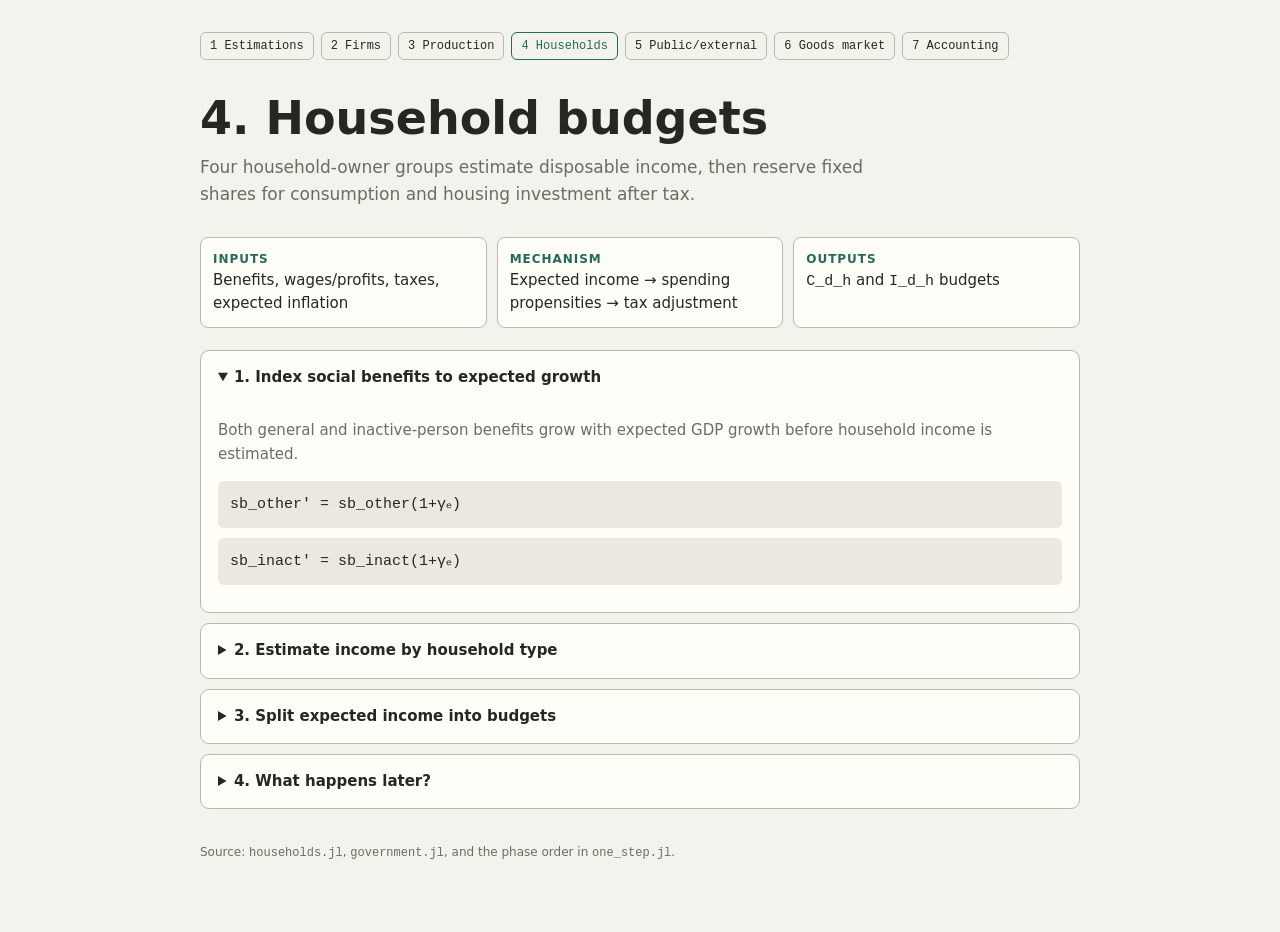
<file: dba-studies/model-mechanics/04-household-budgets.html>
<!doctype html><html lang="en"><head><meta charset="utf-8"><meta name="viewport" content="width=device-width,initial-scale=1"><title>Household budgets · BeforeIT</title><link rel="stylesheet" href="mechanisms.css"></head><body>
<nav><a href="01-general-estimations.html">1 Estimations</a><a href="02-firm-decisions.html">2 Firms</a><a href="03-credit-labour-production.html">3 Production</a><a aria-current="page" href="04-household-budgets.html">4 Households</a><a href="05-public-external-demand.html">5 Public/external</a><a href="06-goods-market.html">6 Goods market</a><a href="07-final-accounting.html">7 Accounting</a></nav>
<h1>4. Household budgets</h1><p class="lead">Four household-owner groups estimate disposable income, then reserve fixed shares for consumption and housing investment after tax.</p>
<div class="flow"><div><b>Inputs</b>Benefits, wages/profits, taxes, expected inflation</div><div><b>Mechanism</b>Expected income → spending propensities → tax adjustment</div><div><b>Outputs</b><code>C_d_h</code> and <code>I_d_h</code> budgets</div></div>
<details open><summary>1. Index social benefits to expected growth</summary><div><p>Both general and inactive-person benefits grow with expected GDP growth before household income is estimated.</p><span class="formula">sb_other′ = sb_other(1+γₑ)</span><span class="formula">sb_inact′ = sb_inact(1+γₑ)</span></div></details>
<details><summary>2. Estimate income by household type</summary><div><p><b>Employed:</b> after-contribution and after-income-tax wages plus the general benefit. <b>Unemployed:</b> a wage-linked replacement benefit plus the general benefit. <b>Inactive:</b> inactive and general benefits. <b>Owners:</b> after-tax dividends from positive expected firm or bank profit plus the general benefit.</p><span class="formula">Yᵉ employed = [w(1−τSIW−τINC(1−τSIW)) + sb_other]·P_HH·(1+πₑ)</span><span class="formula">Yᵉ owner = θDIV(1−τINC)(1−τFIRM)·max(0,Πᵉ) + sb_other·P_HH·(1+πₑ)</span></div></details>
<details><summary>3. Split expected income into budgets</summary><div><p>The same rule applies independently to active workers, inactive workers, firm owners, and the bank owner. Dividing by one plus tax converts nominal expenditure into the pre-tax goods budget passed to the market.</p><span class="formula">Cᵈₕ = ψ·Yᵉₕ/(1+τVAT)</span><span class="formula">Iᵈₕ = ψH·Yᵉₕ/(1+τCF)</span></div></details>
<details><summary>4. What happens later?</summary><div><p>These are desired budgets, not guaranteed purchases. The goods market may ration them when supply is insufficient. Final income and deposits are calculated only in phase 7 using realised consumption and investment.</p><span class="formula">ΔDₕ = Yₕ − (1+τVAT)Cₕ − (1+τCF)Iₕ + deposit interest − borrowing interest</span></div></details>
<footer>Source: <code>households.jl</code>, <code>government.jl</code>, and the phase order in <code>one_step.jl</code>.</footer></body></html>
</file>
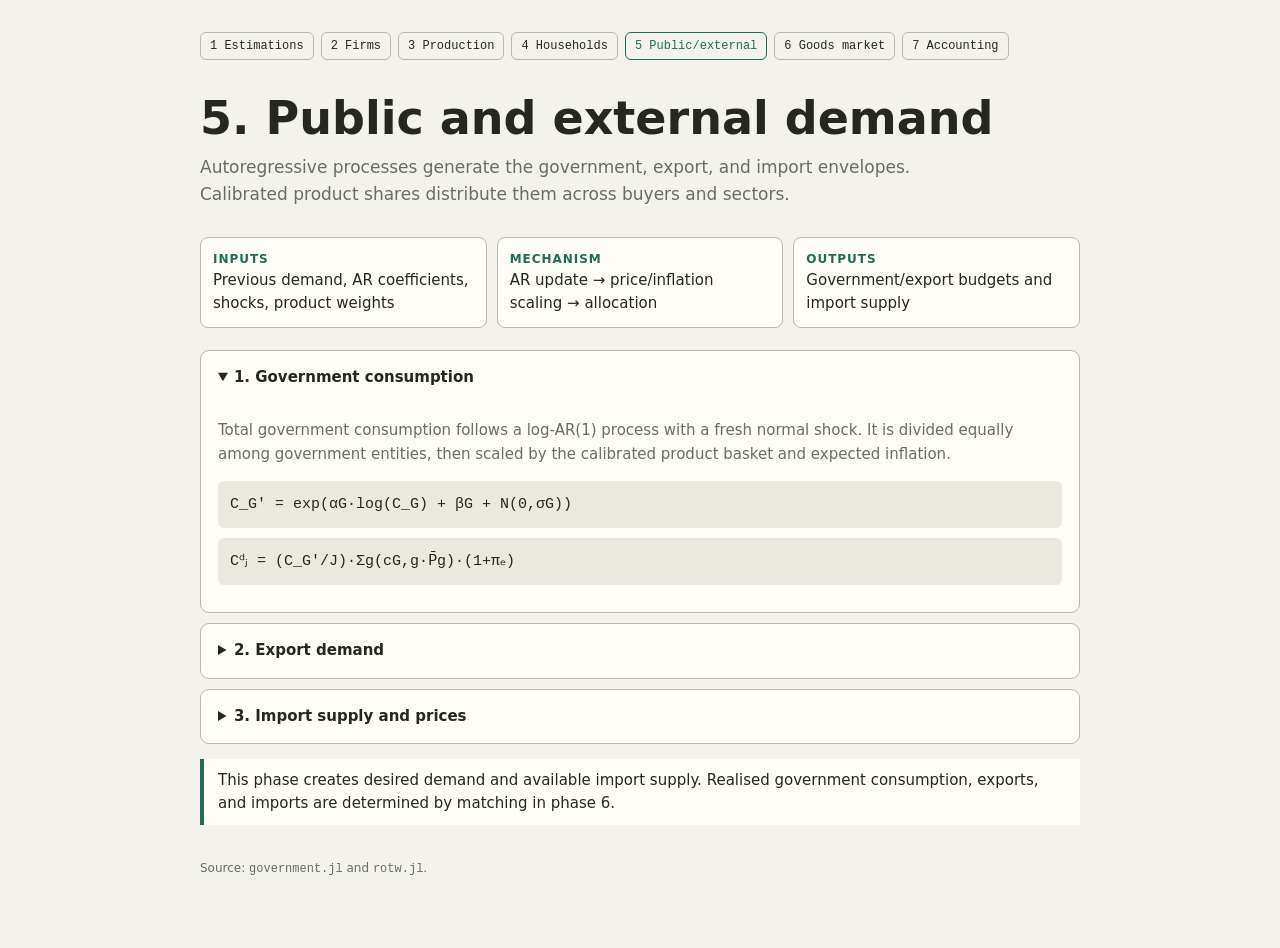
<file: dba-studies/model-mechanics/05-public-external-demand.html>
<!doctype html><html lang="en"><head><meta charset="utf-8"><meta name="viewport" content="width=device-width,initial-scale=1"><title>Public and external demand · BeforeIT</title><link rel="stylesheet" href="mechanisms.css"></head><body>
<nav><a href="01-general-estimations.html">1 Estimations</a><a href="02-firm-decisions.html">2 Firms</a><a href="03-credit-labour-production.html">3 Production</a><a href="04-household-budgets.html">4 Households</a><a aria-current="page" href="05-public-external-demand.html">5 Public/external</a><a href="06-goods-market.html">6 Goods market</a><a href="07-final-accounting.html">7 Accounting</a></nav>
<h1>5. Public and external demand</h1><p class="lead">Autoregressive processes generate the government, export, and import envelopes. Calibrated product shares distribute them across buyers and sectors.</p>
<div class="flow"><div><b>Inputs</b>Previous demand, AR coefficients, shocks, product weights</div><div><b>Mechanism</b>AR update → price/inflation scaling → allocation</div><div><b>Outputs</b>Government/export budgets and import supply</div></div>
<details open><summary>1. Government consumption</summary><div><p>Total government consumption follows a log-AR(1) process with a fresh normal shock. It is divided equally among government entities, then scaled by the calibrated product basket and expected inflation.</p><span class="formula">C_G′ = exp(αG·log(C_G) + βG + N(0,σG))</span><span class="formula">Cᵈⱼ = (C_G′/J)·Σg(cG,g·P̄g)·(1+πₑ)</span></div></details>
<details><summary>2. Export demand</summary><div><p>Total export demand uses the correlated export innovation drawn in phase 1. It is split equally among foreign consumers and scaled by the export basket.</p><span class="formula">C_E′ = exp(αE·log(C_E) + βE + εE)</span><span class="formula">Cᵈₗ = (C_E′/L)·Σg(cE,g·P̄g)·(1+πₑ)</span></div></details>
<details><summary>3. Import supply and prices</summary><div><p>Real import supply follows its own log-AR process. Product coefficients split it by sector; domestic product prices inflated by expectations become import prices.</p><span class="formula">Y_I′ = exp(αI·log(Y_I) + βI + εI)</span><span class="formula">Yₘ = cI,g·Y_I′</span><span class="formula">Pₘ = P̄g(1+πₑ)</span></div></details>
<p class="note">This phase creates desired demand and available import supply. Realised government consumption, exports, and imports are determined by matching in phase 6.</p><footer>Source: <code>government.jl</code> and <code>rotw.jl</code>.</footer></body></html>
</file>
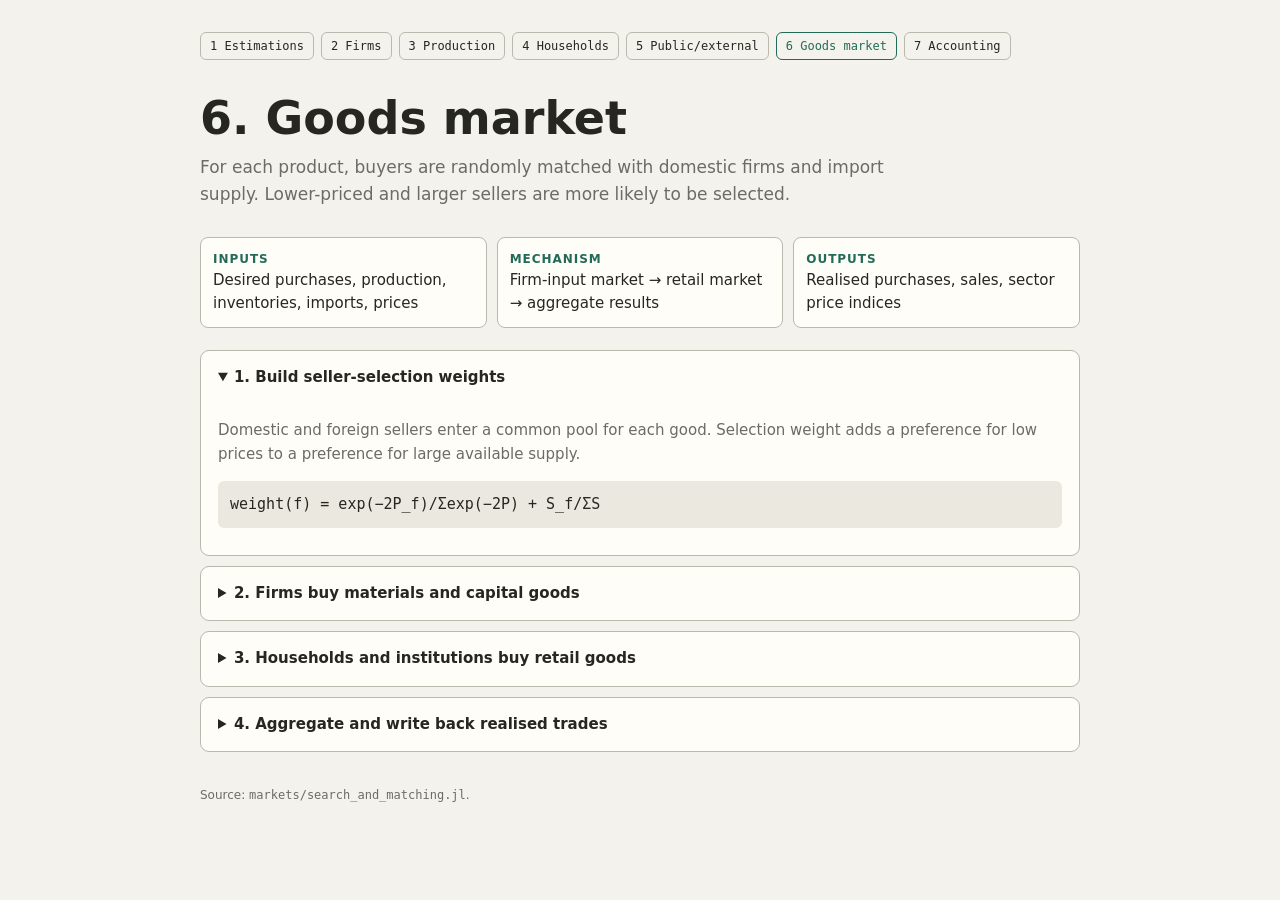
<file: dba-studies/model-mechanics/06-goods-market.html>
<!doctype html><html lang="en"><head><meta charset="utf-8"><meta name="viewport" content="width=device-width,initial-scale=1"><title>Goods market · BeforeIT</title><link rel="stylesheet" href="mechanisms.css"></head><body>
<nav><a href="01-general-estimations.html">1 Estimations</a><a href="02-firm-decisions.html">2 Firms</a><a href="03-credit-labour-production.html">3 Production</a><a href="04-household-budgets.html">4 Households</a><a href="05-public-external-demand.html">5 Public/external</a><a aria-current="page" href="06-goods-market.html">6 Goods market</a><a href="07-final-accounting.html">7 Accounting</a></nav>
<h1>6. Goods market</h1><p class="lead">For each product, buyers are randomly matched with domestic firms and import supply. Lower-priced and larger sellers are more likely to be selected.</p>
<div class="flow"><div><b>Inputs</b>Desired purchases, production, inventories, imports, prices</div><div><b>Mechanism</b>Firm-input market → retail market → aggregate results</div><div><b>Outputs</b>Realised purchases, sales, sector price indices</div></div>
<details open><summary>1. Build seller-selection weights</summary><div><p>Domestic and foreign sellers enter a common pool for each good. Selection weight adds a preference for low prices to a preference for large available supply.</p><span class="formula">weight(f) = exp(−2P_f)/Σexp(−2P) + S_f/ΣS</span></div></details>
<details><summary>2. Firms buy materials and capital goods</summary><div><p>Each firm’s demand for a product combines its technology-weighted material demand and product-weighted investment. Buyers and sellers are repeatedly sampled until demand or supply is exhausted.</p><span class="formula">demand(i,g) = a[g,Gᵢ]·DMᵈᵢ + bCF,g·Iᵈᵢ</span><p>If current goods run out, a second pass can use firms’ remaining production capacity. Spending is separated afterward into realised materials and investment.</p></div></details>
<details><summary>3. Households and institutions buy retail goods</summary><div><p>Household consumption and housing investment, export demand, and government demand are allocated by product. A purchase is full when the selected seller has enough stock; otherwise the buyer takes the remaining stock and continues searching.</p><span class="formula">retail demand(h,g) = bHH,g·Cᵈₕ + bCFH,g·Iᵈₕ</span></div></details>
<details><summary>4. Aggregate and write back realised trades</summary><div><p>The model sums product-level trades into household consumption/investment, firm input purchases, government consumption, exports, and seller demand. Quantity sold cannot exceed supply.</p><span class="formula">Qᵢ = min(Yᵢ + Sᵢ, Qᵈᵢ)</span><span class="formula">Qₘ = min(Yₘ, Qᵈₘ)</span><p>Household capital increases by realised investment. When <code>parallel=true</code>, product markets run concurrently and a lock protects shared household totals.</p></div></details>
<footer>Source: <code>markets/search_and_matching.jl</code>.</footer></body></html>
</file>
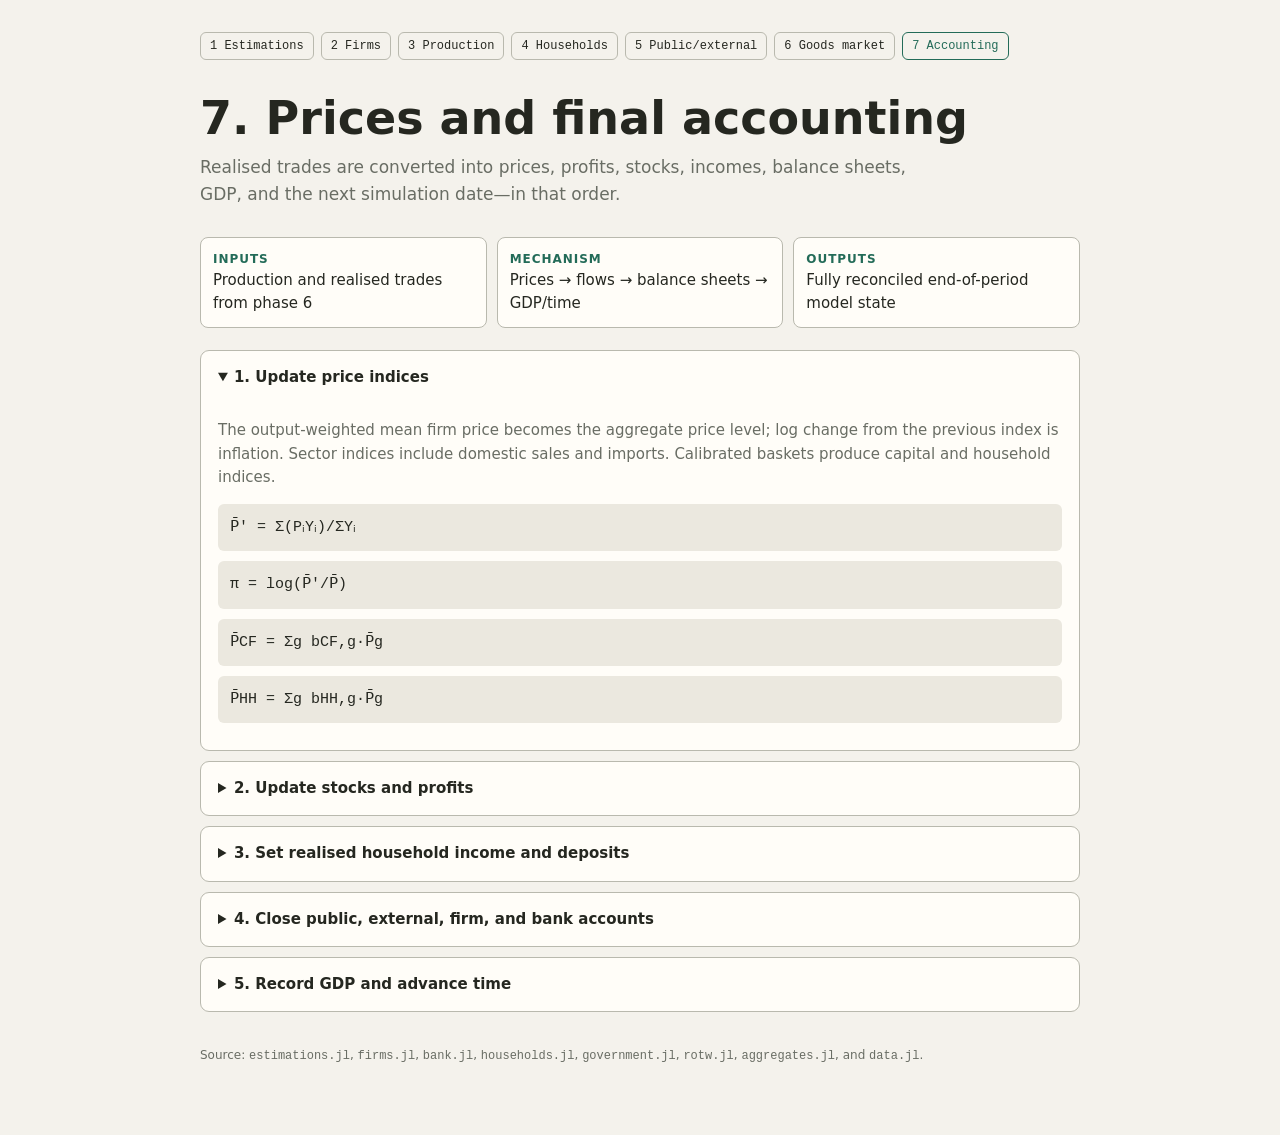
<file: dba-studies/model-mechanics/07-final-accounting.html>
<!doctype html><html lang="en"><head><meta charset="utf-8"><meta name="viewport" content="width=device-width,initial-scale=1"><title>Final accounting · BeforeIT</title><link rel="stylesheet" href="mechanisms.css"></head><body>
<nav><a href="01-general-estimations.html">1 Estimations</a><a href="02-firm-decisions.html">2 Firms</a><a href="03-credit-labour-production.html">3 Production</a><a href="04-household-budgets.html">4 Households</a><a href="05-public-external-demand.html">5 Public/external</a><a href="06-goods-market.html">6 Goods market</a><a aria-current="page" href="07-final-accounting.html">7 Accounting</a></nav>
<h1>7. Prices and final accounting</h1><p class="lead">Realised trades are converted into prices, profits, stocks, incomes, balance sheets, GDP, and the next simulation date—in that order.</p>
<div class="flow"><div><b>Inputs</b>Production and realised trades from phase 6</div><div><b>Mechanism</b>Prices → flows → balance sheets → GDP/time</div><div><b>Outputs</b>Fully reconciled end-of-period model state</div></div>
<details open><summary>1. Update price indices</summary><div><p>The output-weighted mean firm price becomes the aggregate price level; log change from the previous index is inflation. Sector indices include domestic sales and imports. Calibrated baskets produce capital and household indices.</p><span class="formula">P̄′ = Σ(PᵢYᵢ)/ΣYᵢ</span><span class="formula">π = log(P̄′/P̄)</span><span class="formula">P̄CF = Σg bCF,g·P̄g</span><span class="formula">P̄HH = Σg bHH,g·P̄g</span></div></details>
<details><summary>2. Update stocks and profits</summary><div><p>Capital depreciates, materials are consumed, purchases replenish both, and unsold production enters inventory.</p><span class="formula">Kᵢ′=Kᵢ−(δᵢ/κᵢ)Yᵢ+Iᵢ</span><span class="formula">Mᵢ′=Mᵢ−Yᵢ/βᵢ+DMᵢ</span><span class="formula">ΔSᵢ=Yᵢ−Qᵢ</span><p>Firm profit nets wages, inputs, depreciation, product/production taxes, and borrowing cost from sales and deposit interest. Bank profit is its interest margin; retained profit increases bank equity.</p></div></details>
<details><summary>3. Set realised household income and deposits</summary><div><p>Income is recomputed using realised wages, benefits, firm profits, and bank profit. Deposits then absorb income not spent on taxed consumption or investment, plus deposit interest and minus borrowing interest.</p><span class="formula">Dₕ′ = Dₕ + Yₕ − (1+τVAT)Cₕ − (1+τCF)Iₕ + r̄·max(0,Dₕ) − r·max(0,−Dₕ)</span></div></details>
<details><summary>4. Close public, external, firm, and bank accounts</summary><div><p>Government revenue sums social insurance, income, consumption, corporate, capital-formation, product, production, and export taxes. Benefits, consumption, and bond interest minus revenue change government debt.</p><span class="formula">L_G′ = L_G + social benefits + C_j + r_G·L_G − Y_G</span><p>Firm deposits incorporate all realised cash flows; loans amortize and add new credit; equity values deposits, materials, inventories, capital, and debt. Rest-of-world deposits record imports minus exports. The bank residual closes the system balance sheet.</p></div></details>
<details><summary>5. Record GDP and advance time</summary><div><p>The step-level aggregate GDP series receives total firm production, then the model time index increments. After <code>step!</code> returns, <code>run!</code> calls <code>collect_data!</code> to store the richer national-accounts measures.</p><span class="formula">Yₜ = ΣᵢYᵢ</span><span class="formula">t′ = t + 1</span><span class="formula">collect_data!(model)</span></div></details>
<footer>Source: <code>estimations.jl</code>, <code>firms.jl</code>, <code>bank.jl</code>, <code>households.jl</code>, <code>government.jl</code>, <code>rotw.jl</code>, <code>aggregates.jl</code>, and <code>data.jl</code>.</footer></body></html>
</file>
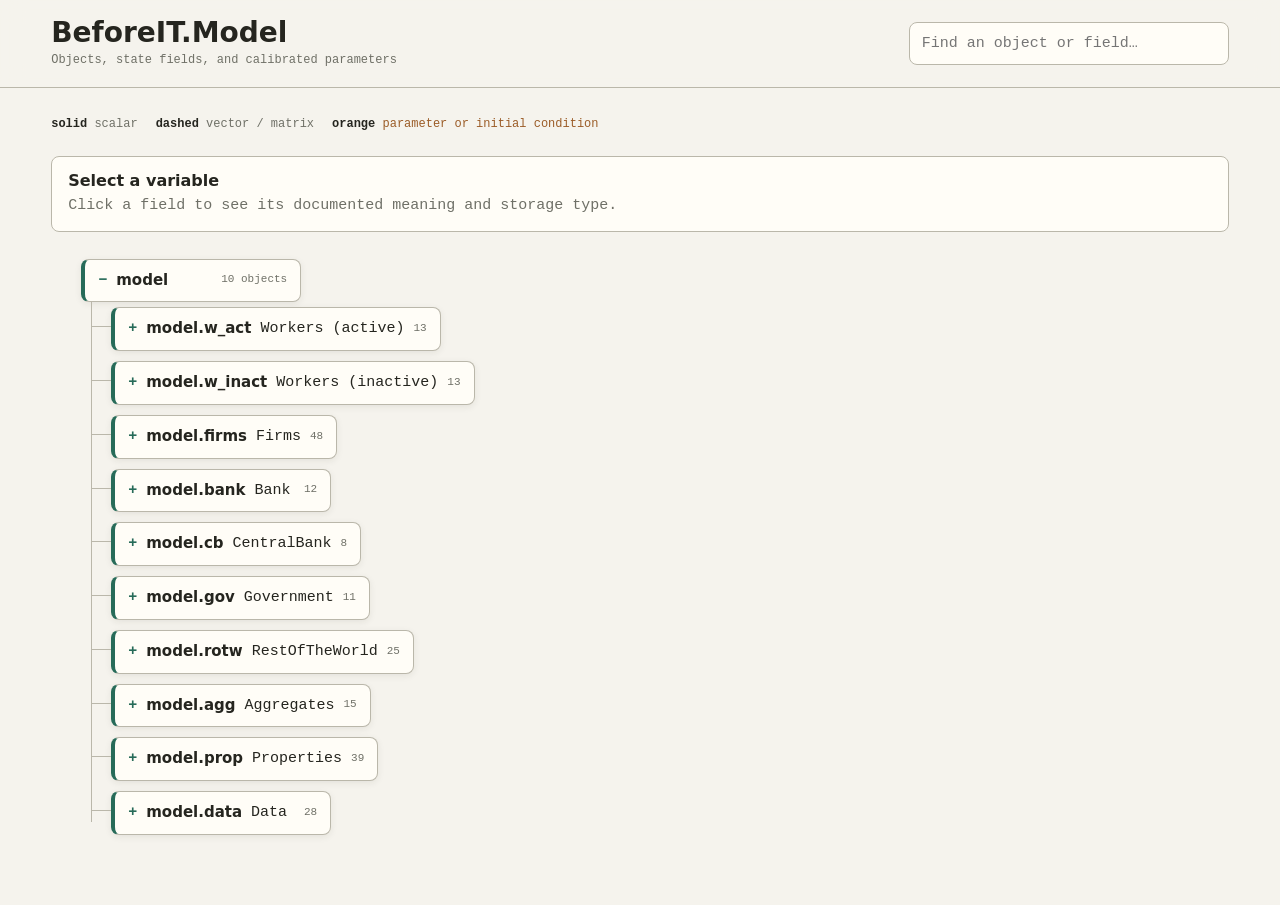
<file: dba-studies/model-mechanics/beforeit-model-map.html>
<!doctype html>
<html lang="en">
<head>
  <meta charset="utf-8">
  <meta name="viewport" content="width=device-width, initial-scale=1">
  <title>BeforeIT Model Map</title>
  <style>
    :root { color-scheme: light dark; --bg:#f5f3ed; --ink:#25251f; --muted:#6f7067; --line:#bab7aa; --card:#fffdf7; --accent:#276b59; --parameter:#9b5c27; }
    @media (prefers-color-scheme:dark) { :root { --bg:#171916; --ink:#edf0e8; --muted:#a9afa5; --line:#4a5149; --card:#222620; --accent:#68c4a8; --parameter:#eda565; } }
    * { box-sizing:border-box }
    body { margin:0; background:var(--bg); color:var(--ink); font:15px/1.45 ui-monospace,SFMono-Regular,Menlo,monospace }
    header { position:sticky; top:0; z-index:2; display:flex; gap:16px; align-items:center; padding:18px clamp(18px,4vw,52px); background:color-mix(in srgb,var(--bg) 90%,transparent); border-bottom:1px solid var(--line); backdrop-filter:blur(12px) }
    h1 { margin:0; font:700 clamp(19px,3vw,28px)/1.1 system-ui,sans-serif }
    header p { margin:3px 0 0; color:var(--muted); font-size:12px }
    input { margin-left:auto; width:min(320px,40vw); padding:10px 12px; border:1px solid var(--line); border-radius:8px; background:var(--card); color:var(--ink); font:inherit }
    main { padding:28px clamp(18px,4vw,52px) 60px }
    .tree,.tree ul { list-style:none; margin:0; padding-left:30px; position:relative }
    .tree ul::before { content:""; position:absolute; left:10px; top:0; bottom:18px; border-left:1px solid var(--line) }
    .tree li { position:relative; padding:5px 0 }
    .tree li::before { content:""; position:absolute; left:-20px; top:24px; width:20px; border-top:1px solid var(--line) }
    .tree>li::before { display:none }
    details>summary { list-style:none; cursor:pointer }
    details>summary::-webkit-details-marker { display:none }
    .node { display:inline-flex; align-items:center; gap:9px; min-width:220px; padding:10px 13px; border:1px solid var(--line); border-left:4px solid var(--accent); border-radius:8px; background:var(--card); box-shadow:0 2px 7px color-mix(in srgb,var(--ink) 8%,transparent) }
    .node::before { content:"+"; color:var(--accent); font-weight:700 }
    details[open]>.node::before { content:"−" }
    .node strong { font-family:system-ui,sans-serif }
    .count { margin-left:auto; color:var(--muted); font-size:11px }
    .fields { display:flex; flex-wrap:wrap; gap:7px; padding:10px 0 8px 10px }
    .field { padding:5px 8px; border:1px solid var(--line); border-radius:6px; background:color-mix(in srgb,var(--card) 82%,var(--bg)); color:var(--ink); font:inherit; white-space:nowrap; cursor:pointer }
    .field:hover,.field:focus-visible { outline:2px solid var(--accent); outline-offset:2px }
    .field.parameter { color:var(--parameter); border-color:color-mix(in srgb,var(--parameter) 55%,var(--line)) }
    .field[data-type="Vector"],.field[data-type="Matrix"] { border-style:dashed }
    .legend { display:flex; gap:18px; flex-wrap:wrap; padding:0 0 22px; color:var(--muted); font-size:12px }
    .legend b { color:var(--ink) }
    .detail { position:sticky; top:86px; z-index:1; min-height:76px; margin:0 0 22px; padding:14px 16px; border:1px solid var(--line); border-radius:8px; background:var(--card) }
    .detail h2 { margin:0 0 5px; font:700 16px/1.2 system-ui,sans-serif }
    .detail p { margin:0; color:var(--muted) }
    mark { background:color-mix(in srgb,var(--parameter) 35%,transparent); color:inherit }
    .hidden { display:none }
    @media (max-width:600px) { header { align-items:flex-start; flex-direction:column } input { margin:0; width:100% } .detail { top:142px } .tree,.tree ul { padding-left:20px } .tree ul::before { left:5px } .tree li::before { left:-15px; width:15px } }
  </style>
</head>
<body>
  <header>
    <div><h1>BeforeIT.Model</h1><p>Objects, state fields, and calibrated parameters</p></div>
    <input id="search" type="search" placeholder="Find an object or field…" aria-label="Find an object or field">
  </header>
  <main>
    <div class="legend"><span><b>solid</b> scalar</span><span><b>dashed</b> vector / matrix</span><span style="color:var(--parameter)"><b>orange</b> parameter or initial condition</span></div>
    <aside class="detail" id="detail" aria-live="polite"><h2>Select a variable</h2><p>Click a field to see its documented meaning and storage type.</p></aside>
    <ul class="tree" id="map"></ul>
  </main>
  <script>
    const objects = [
      ['w_act','Workers (active)',['del:Ref','lastid:Ref','id_to_index:Dict','ID:Vector','Y_h:Vector','D_h:Vector','K_h:Vector','w_h:Vector','O_h:Vector','C_d_h:Vector','I_d_h:Vector','C_h:Vector','I_h:Vector']],
      ['w_inact','Workers (inactive)',['del:Ref','lastid:Ref','id_to_index:Dict','ID:Vector','Y_h:Vector','D_h:Vector','K_h:Vector','w_h:Vector','O_h:Vector','C_d_h:Vector','I_d_h:Vector','C_h:Vector','I_h:Vector']],
      ['firms','Firms',['del:Ref','lastid:Ref','id_to_index:Dict','ID:Vector','G_i:Vector','alpha_bar_i:Vector','beta_i:Vector','kappa_i:Vector','w_i:Vector','w_bar_i:Vector','delta_i:Vector','tau_Y_i:Vector','tau_K_i:Vector','N_i:Vector','Y_i:Vector','Q_i:Vector','Q_d_i:Vector','P_i:Vector','S_i:Vector','K_i:Vector','M_i:Vector','L_i:Vector','pi_bar_i:Vector','D_i:Vector','Pi_i:Vector','V_i:Vector','I_i:Vector','E_i:Vector','P_bar_i:Vector','P_CF_i:Vector','DS_i:Vector','DM_i:Vector','DL_i:Vector','DL_d_i:Vector','K_e_i:Vector','L_e_i:Vector','Q_s_i:Vector','I_d_i:Vector','DM_d_i:Vector','N_d_i:Vector','Pi_e_i:Vector','Y_h:Vector','C_d_h:Vector','I_d_h:Vector','C_h:Vector','I_h:Vector','K_h:Vector','D_h:Vector']],
      ['bank','Bank',['E_k','Pi_k','Pi_e_k','D_k','r','Y_h','C_d_h','I_d_h','C_h','I_h','K_h','D_h']],
      ['cb','CentralBank',['r_bar','r_G','rho','r_star','pi_star','xi_pi','xi_gamma','E_CB']],
      ['gov','Government',['alpha_G','beta_G','sigma_G','Y_G','C_G','L_G','sb_inact','sb_other','C_d_j:Vector','C_j','P_j']],
      ['rotw','RestOfTheWorld',['alpha_E','beta_E','sigma_E','alpha_I','beta_I','sigma_I','Y_EA','gamma_EA','pi_EA','alpha_pi_EA','beta_pi_EA','sigma_pi_EA','alpha_Y_EA','beta_Y_EA','sigma_Y_EA','D_RoW','Y_I','C_E','C_d_l:Vector','C_l','Y_m:Vector','Q_m:Vector','Q_d_m:Vector','P_m:Vector','P_l']],
      ['agg','Aggregates',['Y:Vector','pi_:Vector','P_bar','P_bar_g:Vector','P_bar_HH','P_bar_CF','P_bar_h','P_bar_CF_h','Y_e','gamma_e','pi_e','epsilon_Y_EA','epsilon_E','epsilon_I','t:Int']],
      ['prop','Properties',['G:Int','T_prime:Int','H_act:Int','H_inact:Int','J:Int','L:Int','I_s:Vector','I:Int','H:Int','tau_INC','tau_FIRM','tau_VAT','tau_SIF','tau_SIW','tau_EXPORT','tau_CF','tau_G','theta_UB','psi','psi_H','mu','theta_DIV','theta','zeta','zeta_LTV','zeta_b','b_CF_g:Vector','b_CFH_g:Vector','b_HH_g:Vector','c_G_g:Vector','c_E_g:Vector','c_I_g:Vector','a_sg:Matrix','C:Matrix','D_H','K_H','sb_other','E_k','r_bar'],true],
      ['data','Data',['collection_time:Vector','nominal_gdp:Vector','real_gdp:Vector','nominal_gva:Vector','real_gva:Vector','nominal_household_consumption:Vector','real_household_consumption:Vector','nominal_government_consumption:Vector','real_government_consumption:Vector','nominal_capitalformation:Vector','real_capitalformation:Vector','nominal_fixed_capitalformation:Vector','real_fixed_capitalformation:Vector','nominal_fixed_capitalformation_dwellings:Vector','real_fixed_capitalformation_dwellings:Vector','nominal_exports:Vector','real_exports:Vector','nominal_imports:Vector','real_imports:Vector','operating_surplus:Vector','compensation_employees:Vector','wages:Vector','taxes_production:Vector','gdp_deflator_growth_ea:Vector','real_gdp_ea:Vector','euribor:Vector','nominal_sector_gva:Vector','real_sector_gva:Vector']]
    ];
    const descriptions = {
      del:'Deletion flag used by the agent container.',lastid:'Last unique agent ID assigned.',id_to_index:'Maps stable agent IDs to their current array indices.',ID:'Stable unique ID of each agent.',
      Y_h:'Net disposable income of the household or owner.',D_h:'Household or owner deposits.',K_h:'Household or owner capital stock.',w_h:'Worker wage; zero when inactive or unemployed.',O_h:'Employer ID; 0 means unemployed and −1 inactive.',C_d_h:'Desired household consumption budget.',I_d_h:'Desired household investment budget.',C_h:'Realised household consumption.',I_h:'Realised household investment.',
      G_i:'Principal product produced by the firm.',alpha_bar_i:'Average labour productivity.',beta_i:'Productivity of intermediate consumption.',kappa_i:'Productivity of capital.',w_i:'Wage paid by the firm.',w_bar_i:'Average wage rate.',delta_i:'Capital depreciation rate.',tau_Y_i:'Net tax rate on products.',tau_K_i:'Net tax rate on production.',N_i:'Number of people employed.',Y_i:'Goods production.',Q_i:'Goods sold.',Q_d_i:'Demand for goods.',P_i:'Firm output price.',S_i:'Final-goods inventories.',K_i:'Real capital stock.',M_i:'Real intermediate inputs and raw materials.',L_i:'Outstanding firm loans.',pi_bar_i:'Operating margin.',D_i:'Firm deposits.',Pi_i:'Firm profits.',V_i:'Job vacancies.',I_i:'Firm investment.',E_i:'Firm equity.',P_bar_i:'Intermediate-input price index.',P_CF_i:'Capital-formation price index.',DS_i:'Change in final-goods inventory.',DM_i:'Change in intermediate-goods inventory.',DL_i:'New loans obtained.',DL_d_i:'Target demand for new loans.',K_e_i:'Expected capital.',L_e_i:'Expected loans.',Q_s_i:'Expected sales.',I_d_i:'Desired firm investment.',DM_d_i:'Desired intermediate-material purchases.',N_d_i:'Desired employment.',Pi_e_i:'Expected profits.',
      E_k:'Bank equity capital.',Pi_k:'Bank profits.',Pi_e_k:'Expected bank profits.',D_k:'Residual balancing item on the bank balance sheet.',r:'Rate on loans and mortgages.',r_bar:'Nominal central-bank policy rate.',r_G:'Interest rate on government bonds.',rho:'Gradual policy-rate adjustment parameter.',r_star:'Real equilibrium interest rate.',pi_star:'Central-bank inflation target.',xi_pi:'Policy weight on inflation.',xi_gamma:'Policy weight on economic growth.',E_CB:'Central-bank equity.',
      alpha_G:'Autoregressive coefficient for government consumption.',beta_G:'Constant in the government-consumption process.',sigma_G:'Shock variance coefficient for government consumption.',Y_G:'Government revenue.',C_G:'Government consumption demand.',L_G:'Government debt or loans.',sb_inact:'Social benefits for inactive people.',sb_other:'General social benefit.',C_d_j:'Consumption demand by local government.',C_j:'Realised government consumption.',P_j:'Government-goods price index.',
      alpha_E:'Autoregressive coefficient for exports.',beta_E:'Constant in the export process.',sigma_E:'Shock variance coefficient for exports.',alpha_I:'Autoregressive coefficient for imports.',beta_I:'Constant in the import process.',sigma_I:'Shock variance coefficient for imports.',Y_EA:'Euro-area GDP.',gamma_EA:'Euro-area GDP growth.',pi_EA:'Euro-area inflation.',alpha_pi_EA:'Autoregressive coefficient for euro-area inflation.',beta_pi_EA:'Constant in the euro-area inflation process.',sigma_pi_EA:'Shock variance coefficient for euro-area inflation.',alpha_Y_EA:'Autoregressive coefficient for euro-area GDP.',beta_Y_EA:'Constant in the euro-area GDP process.',sigma_Y_EA:'Shock variance coefficient for euro-area GDP.',D_RoW:'National economy’s net position against the rest of the world.',Y_I:'Real supply of imports.',C_E:'Total export demand.',C_d_l:'Export demand by foreign consumer.',C_l:'Realised foreign consumption.',Y_m:'Import supply by sector.',Q_m:'Import sales by sector.',Q_d_m:'Demand for imported goods.',P_m:'Import price by sector.',P_l:'Export price index.',
      Y:'GDP observations and predictions.',pi_:'Inflation observations and predictions.',P_bar:'Economy-wide price index.',P_bar_g:'Producer price index by product.',P_bar_HH:'Consumer price index.',P_bar_CF:'Capital-goods price index.',P_bar_h:'Household consumption price index.',P_bar_CF_h:'Household capital-formation price index.',Y_e:'Expected GDP.',gamma_e:'Expected growth.',pi_e:'Expected inflation.',epsilon_Y_EA:'Euro-area GDP innovation.',epsilon_E:'Export innovation.',epsilon_I:'Import innovation.',t:'Simulation time index.',
      G:'Number of product groups.',T_prime:'Historical window used to estimate expectations.',H_act:'Number of economically active people.',H_inact:'Number of economically inactive people.',J:'Number of government entities.',L:'Number of foreign consumers.',I_s:'Number of firms in each industry.',I:'Total number of firms.',H:'Total number of households.',tau_INC:'Income-tax rate.',tau_FIRM:'Corporate-tax rate.',tau_VAT:'Value-added-tax rate.',tau_SIF:'Employer social-insurance rate.',tau_SIW:'Employee social-insurance rate.',tau_EXPORT:'Export-tax rate.',tau_CF:'Capital-formation tax rate.',tau_G:'Government-consumption tax rate.',theta_UB:'Unemployment-benefit replacement rate.',psi:'Income share allocated to consumption.',psi_H:'Income share allocated to housing investment.',mu:'Risk premium over the policy rate.',theta_DIV:'Dividend payout ratio.',theta:'Debt instalment rate.',zeta:'Bank capital-requirement coefficient.',zeta_LTV:'Loan-to-value ratio.',zeta_b:'Loan-to-capital ratio for replacement firms.',b_CF_g:'Firm capital-formation weights by product.',b_CFH_g:'Household investment weights by product.',b_HH_g:'Household consumption weights by product.',c_G_g:'Government consumption by product.',c_E_g:'Exports by product.',c_I_g:'Imports by product.',a_sg:'Industry-by-product technology coefficients.',C:'Calibration matrix.',D_H:'Initial household deposit-to-income factor.',K_H:'Initial household capital-to-income factor.'
    };
    const readable=name=>name.replaceAll('_',' ').replace(/\bgdp\b/gi,'GDP').replace(/\bgva\b/gi,'GVA').replace(/\bea\b/gi,'euro area');
    const describe=(object,name)=>descriptions[name]||(object==='data'?`Recorded time series for ${readable(name)}.`:`Model variable ${readable(name)}.`);
    const map=document.getElementById('map');
    const root=document.createElement('li');
    root.innerHTML=`<details open><summary class="node"><strong>model</strong><span class="count">${objects.length} objects</span></summary><ul></ul></details>`;
    const branches=root.querySelector('ul');
    objects.forEach(([key,label,fields,parameters])=>{
      const li=document.createElement('li'); li.dataset.text=(key+' '+label+' '+fields.join(' ')).toLowerCase();
      li.innerHTML=`<details><summary class="node"><strong>model.${key}</strong><span>${label}</span><span class="count">${fields.length}</span></summary><div class="fields"></div></details>`;
      const box=li.querySelector('.fields');
      fields.forEach(raw=>{ const [name,type='Scalar']=raw.split(':'); const button=document.createElement('button'); button.type='button'; button.className='field'+(parameters?' parameter':''); button.dataset.type=type; button.title=`${type} — click for details`; button.textContent=name; button.addEventListener('click',()=>{ document.getElementById('detail').innerHTML=`<h2>model.${key}.${name}</h2><p>${describe(key,name)} <strong>Type:</strong> ${type}.</p>` }); box.append(button) });
      branches.append(li);
    });
    map.append(root);
    document.getElementById('search').addEventListener('input',e=>{
      const q=e.target.value.trim().toLowerCase();
      branches.querySelectorAll(':scope>li').forEach(li=>{ const hit=!q||li.dataset.text.includes(q); li.classList.toggle('hidden',!hit); if(q&&hit) li.querySelector('details').open=true; li.querySelectorAll('.field').forEach(f=>f.classList.toggle('hidden',q&&!f.textContent.toLowerCase().includes(q)&&!li.querySelector('summary').textContent.toLowerCase().includes(q))) });
    });
  </script>
</body>
</html>
</file>
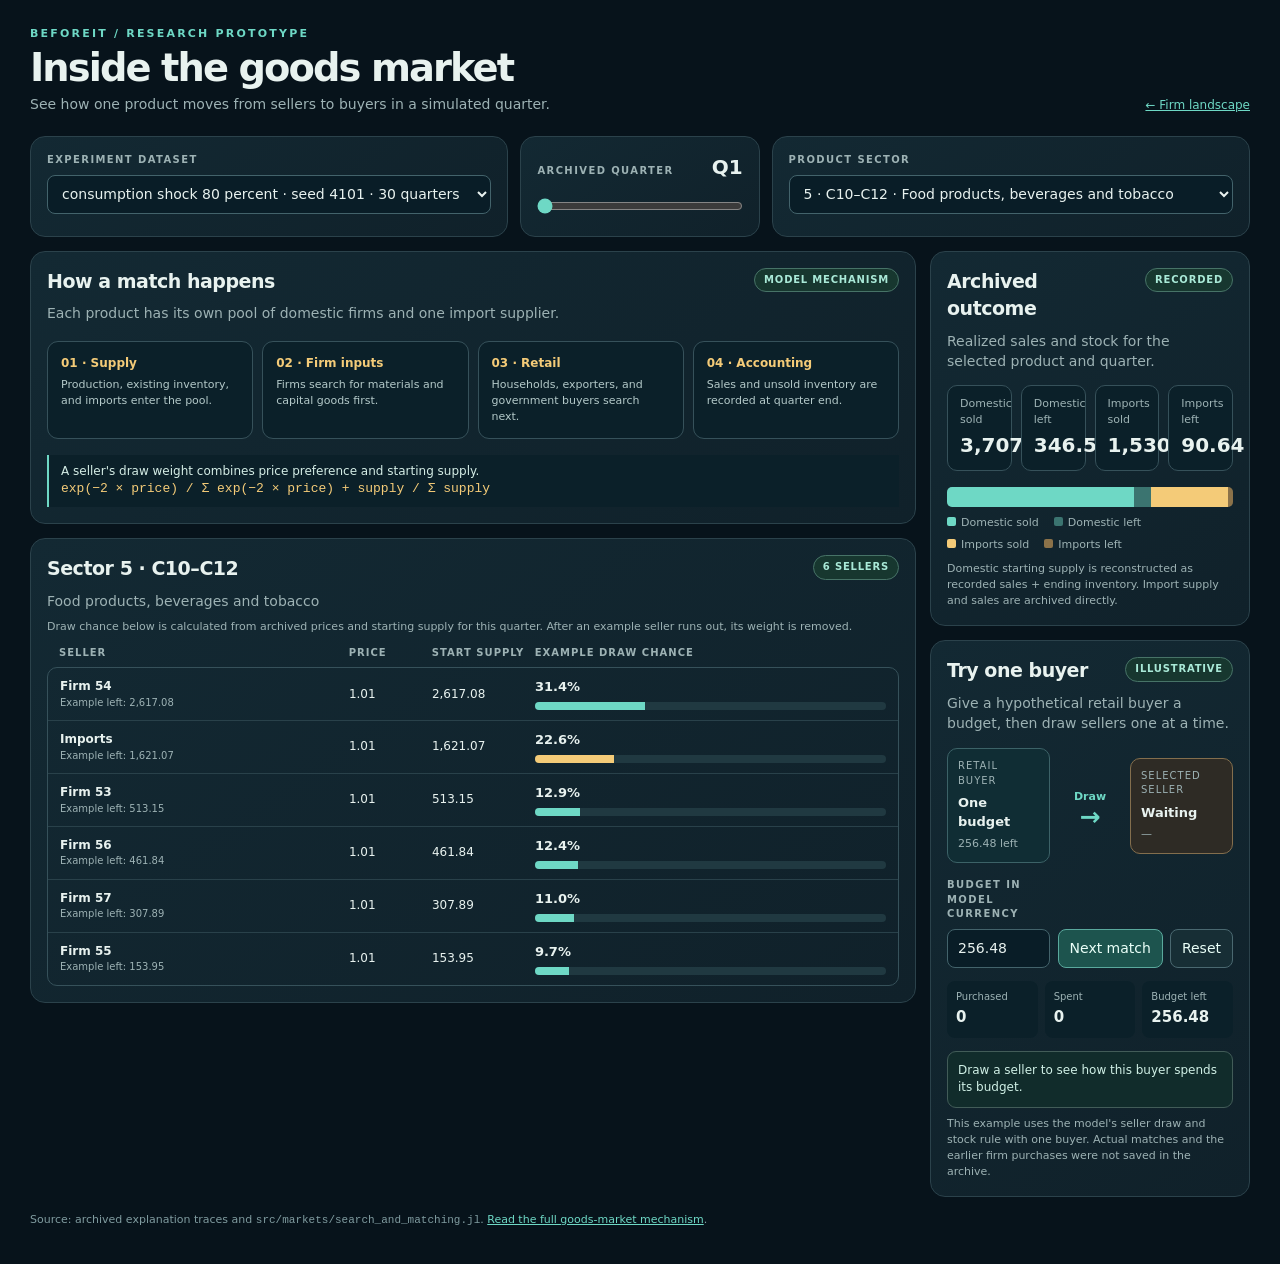
<file: dba-studies/three-dimensional-economy/market.html>
<!doctype html>
<html lang="en">
<head>
  <meta charset="utf-8">
  <meta name="viewport" content="width=device-width, initial-scale=1">
  <title>BeforeIT — Goods market</title>
  <style>
    :root { color-scheme:dark; --bg:#07131b; --panel:#10212a; --panel2:#132933; --line:#2b424b; --text:#e8f2ef; --muted:#9db2b4; --cyan:#6ed8c5; --orange:#ef9275; --gold:#f4cb78 }
    * { box-sizing:border-box }
    body { margin:0; background:var(--bg); color:var(--text); font:14px/1.45 Inter,ui-sans-serif,system-ui,-apple-system,BlinkMacSystemFont,"Segoe UI",sans-serif }
    button,input,select { font:inherit }
    button { cursor:pointer }
    a { color:var(--cyan) }
    .shell { max-width:1500px; margin:auto; padding:26px 30px 36px }
    .eyebrow { color:var(--cyan); font-size:11px; font-weight:700; letter-spacing:.2em; text-transform:uppercase }
    header { display:flex; justify-content:space-between; align-items:end; gap:25px; margin-bottom:22px }
    h1 { margin:5px 0; font-size:clamp(29px,3vw,43px); letter-spacing:-.05em; line-height:1.1 }
    header p { margin:0; color:var(--muted) }
    .nav { white-space:nowrap; font-size:12px }
    .controls { display:grid; grid-template-columns:minmax(250px,2fr) minmax(130px,1fr) minmax(220px,2fr); gap:12px; margin-bottom:14px }
    .control, .card { border:1px solid var(--line); border-radius:15px; background:linear-gradient(145deg,var(--panel2),var(--panel)); padding:16px }
    .control label, .small-label { display:block; color:var(--muted); font-size:10px; font-weight:700; letter-spacing:.14em; text-transform:uppercase }
    select,input[type=number] { width:100%; min-height:39px; margin-top:7px; border:1px solid #43636b; border-radius:8px; background:#091d27; color:var(--text); padding:7px 10px }
    input[type=range] { width:100%; margin:16px 0 4px; accent-color:var(--cyan) }
    .quarter-head { display:flex; justify-content:space-between; align-items:baseline; gap:8px }
    .quarter-head strong { font-size:20px; font-variant-numeric:tabular-nums }
    .layout { display:grid; grid-template-columns:minmax(0,1fr) 320px; gap:14px }
    .left,.right { display:flex; flex-direction:column; gap:14px }
    .card h2 { margin:0; font-size:19px; letter-spacing:-.025em }
    .card p { margin:8px 0 0; color:var(--muted) }
    .panel-head { display:flex; justify-content:space-between; align-items:start; gap:20px }
    .pill { padding:4px 9px; border:1px solid #477367; border-radius:99px; background:#17372f; color:#a9e9d7; font-size:10px; font-weight:700; letter-spacing:.08em; text-transform:uppercase; white-space:nowrap }
    .steps { display:grid; grid-template-columns:repeat(4,minmax(0,1fr)); gap:9px; margin-top:17px }
    .step { padding:13px; border:1px solid #36515a; border-radius:11px; background:#0b2029 }
    .step b { display:block; color:var(--gold); font-size:12px }
    .step span { display:block; margin-top:5px; color:#b4c9c9; font-size:11px }
    .formula { margin-top:16px; border-left:2px solid var(--cyan); padding:8px 12px; background:#0b2029; color:#d5ede6; font-size:12px }
    .formula code { display:block; color:var(--gold); font-size:13px; overflow-wrap:anywhere }
    .stats { display:grid; grid-template-columns:repeat(4,minmax(0,1fr)); gap:9px; margin-top:14px }
    .stat { padding:10px 12px; border:1px solid #36515a; border-radius:10px; background:#0b2029 }
    .stat label { display:block; color:var(--muted); font-size:11px }
    .stat strong { display:block; margin-top:3px; font-size:20px; font-variant-numeric:tabular-nums }
    .balance { display:flex; height:20px; overflow:hidden; margin-top:16px; border-radius:5px; background:#20363f }
    .balance div { min-width:0 }
    .balance .sold-domestic { background:var(--cyan) }
    .balance .left-domestic { background:#3b7470 }
    .balance .sold-import { background:var(--gold) }
    .balance .left-import { background:#8b7249 }
    .legend { display:flex; flex-wrap:wrap; gap:6px 15px; margin-top:8px; color:var(--muted); font-size:11px }
    .legend i { display:inline-block; width:9px; height:9px; margin-right:5px; border-radius:2px; background:var(--cyan) }
    .legend .domestic-left i { background:#3b7470 }
    .legend .import-sold i { background:var(--gold) }
    .legend .import-left i { background:#8b7249 }
    .seller-head { display:grid; grid-template-columns:minmax(135px,1.2fr) 75px 95px minmax(120px,1.5fr); gap:8px; padding:11px 12px 7px; color:var(--muted); font-size:10px; font-weight:700; letter-spacing:.1em; text-transform:uppercase }
    .seller-list { max-height:480px; overflow:auto; border:1px solid #36515a; border-radius:10px }
    .seller-row { display:grid; grid-template-columns:minmax(135px,1.2fr) 75px 95px minmax(120px,1.5fr); gap:8px; align-items:center; padding:10px 12px; border-bottom:1px solid #29414a; font-size:12px; font-variant-numeric:tabular-nums }
    .seller-row:last-child { border-bottom:0 }
    .seller-row.selected { background:#2f352c; box-shadow:inset 3px 0 var(--gold) }
    .seller-row.exhausted { opacity:.5 }
    .seller-row .name { font-weight:650 }
    .seller-row .name small { display:block; color:var(--muted); font-size:10px; font-weight:400 }
    .seller-row .bar { height:8px; margin-top:5px; overflow:hidden; border-radius:5px; background:#203941 }
    .seller-row .bar span { display:block; height:100%; background:var(--cyan) }
    .seller-row.import .bar span { background:var(--gold) }
    .seller-row .chance strong { font-size:13px }
    .empty { padding:18px; color:var(--muted) }
    .match-stage { display:grid; grid-template-columns:1fr 72px 1fr; align-items:center; gap:4px; margin-top:15px }
    .match-node { min-height:84px; padding:10px; border:1px solid #3c6267; border-radius:10px; background:#102d34 }
    .match-node.seller { border-color:#836e4d; background:#2e2b25 }
    .match-node label { display:block; color:var(--muted); font-size:10px; text-transform:uppercase; letter-spacing:.1em }
    .match-node strong { display:block; margin-top:6px; font-size:13px }
    .match-node span { color:var(--muted); font-size:11px }
    .match-route { position:relative; height:34px; text-align:center; color:var(--cyan); font-size:11px; font-weight:650 }
    .match-route::after { content:"→"; display:block; margin-top:-1px; font-size:25px; line-height:1 }
    .match-stage.matched .match-route { color:var(--gold) }
    .example-controls { display:grid; grid-template-columns:1fr auto; gap:8px; align-items:end; margin-top:15px }
    .example-controls label { min-width:0 }
    .buttons { display:flex; gap:7px }
    .buttons button { min-height:39px; border:1px solid #5aa99d; border-radius:8px; padding:0 11px; background:#1d544e; color:#eafff8 }
    .buttons button.secondary { background:#172e35; border-color:#4a6870 }
    .buttons button:disabled { opacity:.45; cursor:not-allowed }
    .example-stats { display:grid; grid-template-columns:repeat(3,1fr); gap:7px; margin-top:13px }
    .example-stats div { padding:9px; border-radius:8px; background:#0b2029 }
    .example-stats span { display:block; color:var(--muted); font-size:10px }
    .example-stats strong { display:block; margin-top:3px; font-size:15px; font-variant-numeric:tabular-nums }
    #event { min-height:57px; margin-top:13px; padding:10px; border:1px solid #425c58; border-radius:9px; background:#112c2b; color:#d0f0e6; font-size:12px }
    .note { color:var(--muted); font-size:11px }
    .footer { margin-top:15px; color:#809ca0; font-size:11px }
    @media(max-width:1100px) { .layout { grid-template-columns:1fr } .right { display:grid; grid-template-columns:1fr 1fr } }
    @media(max-width:760px) { .shell { padding:18px 12px } header { align-items:start; flex-direction:column } .controls { grid-template-columns:1fr } .steps { grid-template-columns:1fr 1fr } .stats { grid-template-columns:1fr 1fr } .right { display:flex } }
    @media(max-width:540px) { .panel-head { flex-direction:column; gap:8px } .seller-head,.seller-row { grid-template-columns:minmax(95px,1fr) 55px 70px minmax(90px,1fr); gap:5px; padding-left:7px; padding-right:7px } .seller-head { font-size:9px } .example-controls { grid-template-columns:1fr } }
  </style>
</head>
<body>
  <div class="shell">
    <header><div><div class="eyebrow">BeforeIT / Research prototype</div><h1>Inside the goods market</h1><p>See how one product moves from sellers to buyers in a simulated quarter.</p></div><a class="nav" href="index.html">← Firm landscape</a></header>
    <div class="controls">
      <div class="control"><label for="dataset">Experiment dataset</label><select id="dataset"></select></div>
      <div class="control"><div class="quarter-head"><label for="quarter">Archived quarter</label><strong id="quarter-label">Q1</strong></div><input id="quarter" type="range" min="1" max="30" value="1" step="1"></div>
      <div class="control"><label for="sector">Product sector</label><select id="sector"></select></div>
    </div>
    <div class="layout">
      <main class="left">
        <section class="card"><div class="panel-head"><div><h2>How a match happens</h2><p>Each product has its own pool of domestic firms and one import supplier.</p></div><span class="pill">Model mechanism</span></div><div class="steps"><div class="step"><b>01 · Supply</b><span>Production, existing inventory, and imports enter the pool.</span></div><div class="step"><b>02 · Firm inputs</b><span>Firms search for materials and capital goods first.</span></div><div class="step"><b>03 · Retail</b><span>Households, exporters, and government buyers search next.</span></div><div class="step"><b>04 · Accounting</b><span>Sales and unsold inventory are recorded at quarter end.</span></div></div><div class="formula">A seller's draw weight combines price preference and starting supply.<code>exp(−2 × price) / Σ exp(−2 × price) + supply / Σ supply</code></div></section>
        <section class="card"><div class="panel-head"><div><h2 id="sector-title">Seller pool</h2><p id="sector-description">—</p></div><span class="pill" id="seller-count">— sellers</span></div><p class="note">Draw chance below is calculated from archived prices and starting supply for this quarter. After an example seller runs out, its weight is removed.</p><div class="seller-head"><span>Seller</span><span>Price</span><span>Start supply</span><span>Example draw chance</span></div><div class="seller-list" id="seller-list"></div></section>
      </main>
      <aside class="right">
        <section class="card"><div class="panel-head"><h2>Archived outcome</h2><span class="pill">Recorded</span></div><p>Realized sales and stock for the selected product and quarter.</p><div class="stats"><div class="stat"><label>Domestic sold</label><strong id="domestic-sold">—</strong></div><div class="stat"><label>Domestic left</label><strong id="domestic-left">—</strong></div><div class="stat"><label>Imports sold</label><strong id="imports-sold">—</strong></div><div class="stat"><label>Imports left</label><strong id="imports-left">—</strong></div></div><div class="balance" id="balance" role="img" aria-label="Sold and unsold domestic and imported supply"></div><div class="legend"><span><i></i>Domestic sold</span><span class="domestic-left"><i></i>Domestic left</span><span class="import-sold"><i></i>Imports sold</span><span class="import-left"><i></i>Imports left</span></div><p class="note">Domestic starting supply is reconstructed as recorded sales + ending inventory. Import supply and sales are archived directly.</p></section>
        <section class="card"><div class="panel-head"><h2>Try one buyer</h2><span class="pill">Illustrative</span></div><p>Give a hypothetical retail buyer a budget, then draw sellers one at a time.</p><div class="match-stage" id="match-stage"><div class="match-node"><label>Retail buyer</label><strong>One budget</strong><span id="flow-budget">—</span></div><div class="match-route" id="flow-quantity">Draw</div><div class="match-node seller"><label>Selected seller</label><strong id="flow-seller">Waiting</strong><span id="flow-stock">—</span></div></div><div class="example-controls"><label><span class="small-label">Budget in model currency</span><input id="budget" type="number" min="0.01" step="any"></label><div class="buttons"><button id="next" type="button">Next match</button><button id="reset" type="button" class="secondary">Reset</button></div></div><div class="example-stats"><div><span>Purchased</span><strong id="purchased">0</strong></div><div><span>Spent</span><strong id="spent">0</strong></div><div><span>Budget left</span><strong id="budget-left">0</strong></div></div><div id="event" role="status">Choose a budget and draw a seller.</div><p class="note">This example uses the model's seller draw and stock rule with one buyer. Actual matches and the earlier firm purchases were not saved in the archive.</p></section>
      </aside>
    </div>
    <div class="footer">Source: archived explanation traces and <code>src/markets/search_and_matching.jl</code>. <a href="../model-mechanics/06-goods-market.html">Read the full goods-market mechanism</a>.</div>
  </div>
  <script src="data.js"></script>
  <script>
  (() => {
    const catalog = window.BEFOREIT_EXPERIMENTS;
    const get = id => document.getElementById(id);
    if (!catalog?.datasets?.length) { get('event').textContent = 'Archived data unavailable. Run export_data.jl to create data.js.'; return; }
    const fmt = new Intl.NumberFormat('en-US',{maximumFractionDigits:2});
    const pct = value => `${(value*100).toFixed(1)}%`;
    const dataset = get('dataset'), sector = get('sector'), quarter = get('quarter');
    let trace, sellers = [], remaining = [], weights = [], budgetLeft = 0, spent = 0, purchased = 0, chosen = -1;

    // The model fixes these weights for a matching pass, then removes sellers as stock runs out.
    function drawWeights(pool) {
      if (!pool.length) return [];
      const minPrice = Math.min(...pool.map(s => s.price));
      const priceTerms = pool.map(s => Math.exp(-2*(s.price-minPrice)));
      const priceTotal = priceTerms.reduce((a,b) => a+b,0);
      const supplyTotal = pool.reduce((a,s) => a+s.stock,0);
      return pool.map((s,i) => priceTerms[i]/priceTotal + s.stock/supplyTotal);
    }
    function chooseSeller() {
      const total = weights.reduce((sum,w,i) => sum + (remaining[i] > 1e-9 ? w : 0),0);
      if (!total) return -1;
      let draw = Math.random()*total;
      for (let i=0;i<sellers.length;i++) if (remaining[i] > 1e-9) {
        draw -= weights[i];
        if (draw < 0) return i;
      }
      return remaining.findLastIndex(value => value > 1e-9);
    }
    function renderSellers() {
      const total = weights.reduce((sum,w,i) => sum + (remaining[i] > 1e-9 ? w : 0),0);
      const list = get('seller-list');
      list.replaceChildren();
      if (!sellers.length) { const empty=document.createElement('div');empty.className='empty';empty.textContent='No starting supply is recorded for this product.';list.append(empty);return; }
      sellers.forEach((seller,i) => {
        const chance = remaining[i] > 1e-9 && total ? weights[i]/total : 0;
        const row = document.createElement('div');
        row.className = `seller-row${seller.imported?' import':''}${i===chosen?' selected':''}${remaining[i]<=1e-9?' exhausted':''}`;
        row.innerHTML = `<div class="name">${seller.imported?'Imports':`Firm ${seller.id}`}<small>Example left: ${fmt.format(remaining[i])}</small></div><span>${fmt.format(seller.price)}</span><span>${fmt.format(seller.stock)}</span><div class="chance"><strong>${pct(chance)}</strong><div class="bar"><span style="width:${(chance*100).toFixed(2)}%"></span></div></div>`;
        list.append(row);
      });
    }
    function renderBuyer() {
      get('purchased').textContent = fmt.format(purchased);
      get('spent').textContent = fmt.format(spent);
      get('budget-left').textContent = fmt.format(budgetLeft);
      get('flow-budget').textContent = `${fmt.format(budgetLeft)} left`;
      get('next').disabled = !(budgetLeft > 1e-9 && remaining.some(value => value > 1e-9));
      renderSellers();
    }
    function resetBuyer(defaultBudget = false) {
      if (defaultBudget) {
        const typical = sellers[Math.floor(sellers.length/2)];
        get('budget').value = typical ? (typical.price*typical.stock*.55).toFixed(2) : '100';
      }
      const budget = Number(get('budget').value);
      budgetLeft = Number.isFinite(budget) && budget > 0 ? budget : 0;
      purchased = spent = 0;
      remaining = sellers.map(s => s.stock);
      chosen = -1;
      get('match-stage').className = 'match-stage';
      get('flow-quantity').textContent = 'Draw';
      get('flow-seller').textContent = 'Waiting';
      get('flow-stock').textContent = '—';
      get('event').textContent = budgetLeft ? 'Draw a seller to see how this buyer spends its budget.' : 'Enter a positive budget to start.';
      renderBuyer();
    }
    function nextMatch() {
      const i = chooseSeller();
      if (i < 0 || budgetLeft <= 1e-9) return;
      chosen = i;
      const seller = sellers[i];
      const quantity = Math.min(remaining[i],budgetLeft/seller.price);
      const payment = quantity*seller.price;
      remaining[i] = Math.max(0,remaining[i]-quantity);
      budgetLeft = Math.max(0,budgetLeft-payment);
      purchased += quantity;
      spent += payment;
      get('match-stage').className = 'match-stage matched';
      get('flow-quantity').textContent = `${fmt.format(quantity)} units`;
      get('flow-seller').textContent = seller.imported ? 'Imports' : `Firm ${seller.id}`;
      get('flow-stock').textContent = `${fmt.format(remaining[i])} stock left`;
      get('event').textContent = `${seller.imported?'Imports':`Firm ${seller.id}`} matched. Buyer purchased ${fmt.format(quantity)} units for ${fmt.format(payment)}.${remaining[i]<=1e-9?' Seller stock is exhausted.':''}${budgetLeft<=1e-9?' Budget is spent.':''}`;
      renderBuyer();
    }
    function showQuarter() {
      const q = trace.quarters[Number(quarter.value)], g = Number(sector.value);
      get('quarter-label').textContent = `Q${q.quarter}`;
      const domestic = q.firms.filter(row => row[1] === g);
      const imported = q.imports[g-1];
      const domesticSold = domestic.reduce((sum,row) => sum+row[11],0);
      const domesticLeft = Math.max(0,domestic.reduce((sum,row) => sum+row[12],0));
      const importSold = imported[2], importLeft = Math.max(0,imported[1]-importSold);
      get('domestic-sold').textContent = fmt.format(domesticSold);
      get('domestic-left').textContent = fmt.format(domesticLeft);
      get('imports-sold').textContent = fmt.format(importSold);
      get('imports-left').textContent = fmt.format(importLeft);
      const total = domesticSold+domesticLeft+imported[1];
      const balance = get('balance');
      balance.replaceChildren();
      [[domesticSold,'sold-domestic'],[domesticLeft,'left-domestic'],[importSold,'sold-import'],[importLeft,'left-import']].forEach(([value,name]) => {
        const part=document.createElement('div');part.className=name;part.style.width=`${total?value/total*100:0}%`;balance.append(part);
      });
      get('sector-title').textContent = `Sector ${g} · ${catalog.sectors[g][0]}`;
      get('sector-description').textContent = catalog.sectors[g][1];
      sellers = domestic.map(row => ({id:row[0],price:row[10],stock:Math.max(0,row[11]+row[12]),imported:false}))
        .filter(s => s.stock > 0 && s.price > 0);
      if (imported[1] > 0 && imported[0] > 0) sellers.push({id:null,price:imported[0],stock:imported[1],imported:true});
      weights = drawWeights(sellers);
      sellers = sellers.map((seller,i) => ({...seller,weight:weights[i]})).sort((a,b) => b.weight-a.weight);
      weights = sellers.map(s => s.weight);
      get('seller-count').textContent = `${sellers.length} seller${sellers.length===1?'':'s'}`;
      resetBuyer(true);
    }
    const groups = new Map();
    catalog.datasets.forEach((run,index) => {
      let group=groups.get(run.experiment);
      if (!group) { group=document.createElement('optgroup');group.label=run.experiment.replaceAll('-',' ');dataset.append(group);groups.set(run.experiment,group); }
      const option=document.createElement('option');option.value=index;option.textContent=`${run.scenario.replaceAll('-',' ')} · seed ${run.seed} · ${run.horizon} quarters`;group.append(option);
    });
    catalog.sectors.forEach((item,g) => {
      if (!item) return;
      const option=document.createElement('option');option.value=g;option.textContent=`${g} · ${item[0]} · ${item[1]}`;sector.append(option);
    });
    function loadDataset() {
      trace=catalog.datasets[Number(dataset.value)];
      quarter.max=trace.horizon;
      quarter.value=Math.min(Math.max(1,Number(quarter.value)),trace.horizon);
      showQuarter();
    }
    dataset.addEventListener('change',loadDataset);
    sector.addEventListener('change',showQuarter);
    quarter.addEventListener('input',showQuarter);
    get('budget').addEventListener('change',()=>resetBuyer());
    get('reset').addEventListener('click',()=>resetBuyer());
    get('next').addEventListener('click',nextMatch);
    dataset.value=Math.max(0,catalog.datasets.findIndex(run => run.experiment==='consumption-shock-80-quarterly-states-v3'));
    trace=catalog.datasets[Number(dataset.value)];
    sector.value=5;
    loadDataset();
  })();
  </script>
</body>
</html>
</file>
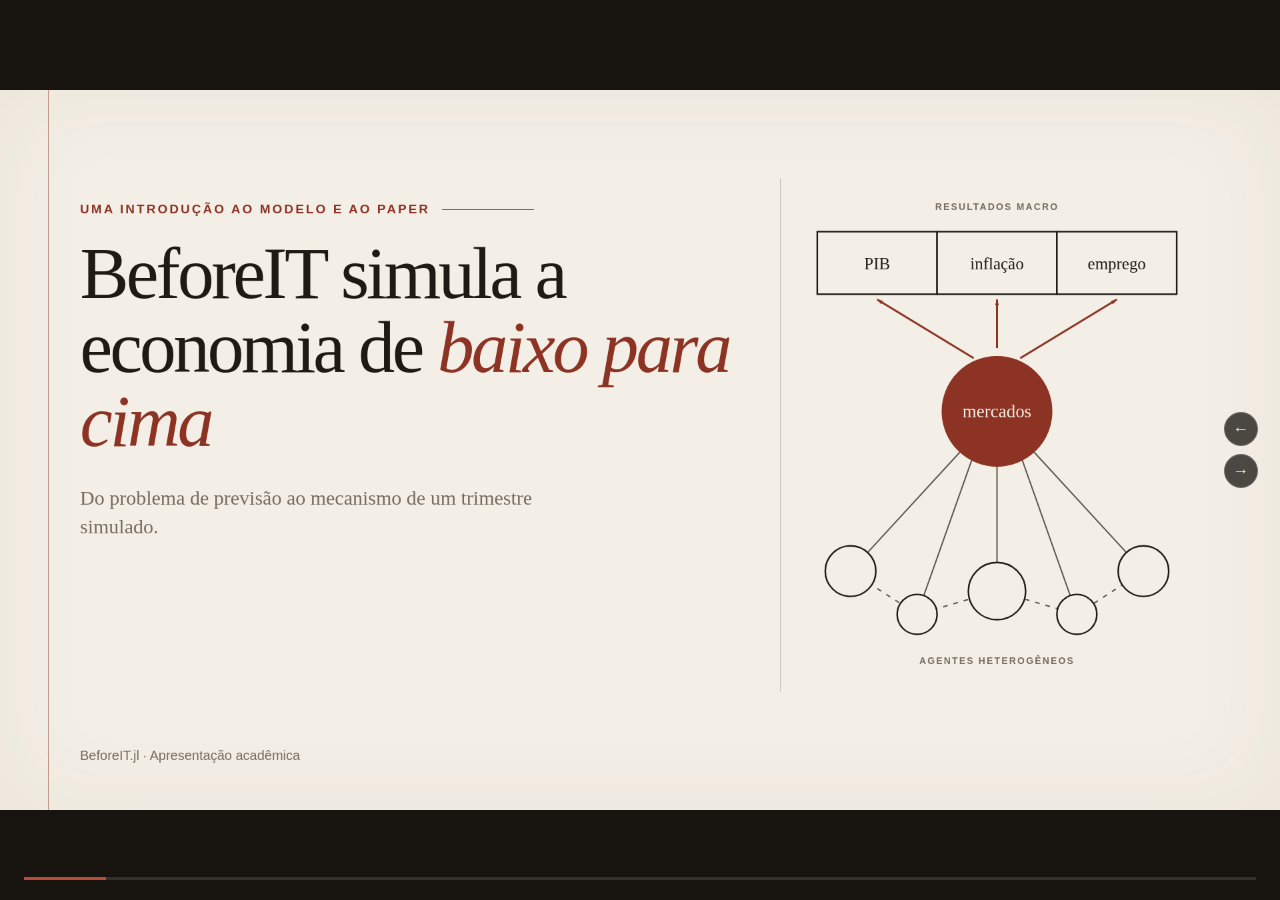
<file: dba-studies/course-presentations/beforeit-basics/beforeit-basics.html>
<!doctype html>
<html lang="pt-BR">
<head>
<meta charset="utf-8">
<meta name="viewport" content="width=device-width, initial-scale=1">
<title>BeforeIT — do paper a um trimestre simulado</title>
<style>
  :root {
    --slide-w: 1920px;
    --slide-h: 1080px;
    --safe-pad: 104px;
    --font-display: Georgia, "Times New Roman", serif;
    --font-text: Georgia, "Times New Roman", serif;
    --font-label: Arial, Helvetica, sans-serif;
    --fs-hero: 112px;
    --fs-h1: 76px;
    --fs-h2: 42px;
    --fs-body: 28px;
    --fs-caption: 19px;
    --lh-tight: 1.05;
    --lh-body: 1.42;
    --bg: #f4efe6;
    --fg: #1f1a14;
    --muted: #766b5e;
    --accent: #8c3324;
    --surface: #ebe3d7;
    --line: rgba(31, 26, 20, .24);
    --deck-scale: 1;
  }

  *, *::before, *::after { box-sizing: border-box; margin: 0; padding: 0; }
  html, body { width: 100%; height: 100%; overflow: hidden; }
  body { color: var(--fg); background: #17130f; font-family: var(--font-text); }
  button { font: inherit; }
  code { font-family: "Courier New", monospace; }
  .deck { position: relative; width: 100vw; height: 100vh; overflow: hidden; }
  .slide {
    position: absolute;
    top: 50%;
    left: 50%;
    display: none;
    width: var(--slide-w);
    height: var(--slide-h);
    overflow: hidden;
    padding: 76px var(--safe-pad) 70px;
    background-color: var(--bg);
    background-image: radial-gradient(rgba(95, 85, 72, .18) .55px, transparent .7px);
    background-size: 6px 6px;
    transform: translate(-50%, -50%) scale(var(--deck-scale));
    transform-origin: center;
    will-change: transform;
  }
  .slide.active { display: block; }
  .slide svg { display: block; }
  .slide::before {
    content: "";
    position: absolute;
    top: 0;
    bottom: 0;
    left: 72px;
    width: 1px;
    background: var(--accent);
    opacity: .58;
  }
  .slide::after {
    content: "";
    position: absolute;
    inset: 0;
    pointer-events: none;
    box-shadow: inset 0 0 140px rgba(80, 60, 38, .055);
  }
  .chapter {
    display: flex;
    align-items: center;
    gap: 18px;
    color: var(--accent);
    font-family: var(--font-label);
    font-size: var(--fs-caption);
    font-weight: 700;
    letter-spacing: .16em;
    text-transform: uppercase;
  }
  .chapter::after { content: ""; width: 138px; height: 1px; background: currentColor; }
  h1 {
    max-width: 1480px;
    margin-top: 24px;
    font-family: var(--font-display);
    font-size: var(--fs-h1);
    font-weight: 500;
    letter-spacing: -.038em;
    line-height: var(--lh-tight);
  }
  h1 em, h1 code { color: var(--accent); font-family: inherit; font-style: italic; font-weight: 500; }
  .dek { color: var(--muted); font-size: 25px; line-height: 1.42; }
  .label {
    color: var(--muted);
    font-family: var(--font-label);
    font-size: 18px;
    font-weight: 700;
    letter-spacing: .08em;
    text-transform: uppercase;
  }
  .source {
    position: absolute;
    right: var(--safe-pad);
    bottom: 37px;
    left: var(--safe-pad);
    z-index: 2;
    display: flex;
    justify-content: space-between;
    gap: 30px;
    color: var(--muted);
    font-family: var(--font-label);
    font-size: 16px;
    letter-spacing: .025em;
  }
  .source strong { color: var(--accent); }
  .progress {
    position: fixed;
    z-index: 20;
    right: 24px;
    bottom: 20px;
    left: 24px;
    height: 3px;
    background: rgba(255,255,255,.12);
  }
  .progress span { display: block; width: 6.6667%; height: 100%; background: #b84c38; transition: width .25s ease; }
  .nav {
    position: fixed;
    z-index: 21;
    right: 22px;
    top: 50%;
    display: grid;
    gap: 8px;
    transform: translateY(-50%);
  }
  .nav button {
    width: 34px;
    height: 34px;
    border: 1px solid rgba(255,255,255,.18);
    border-radius: 50%;
    color: #f4efe6;
    background: rgba(23,19,15,.76);
    cursor: pointer;
  }

  /* 01 — cover */
  .cover { padding: 94px 120px; }
  .cover .copy { position: relative; z-index: 2; width: 1040px; padding-top: 74px; }
  .cover h1 { margin-top: 30px; font-size: 110px; line-height: 1.01; }
  .cover .dek { width: 720px; margin-top: 38px; font-size: 30px; }
  .cover .meta { position: absolute; left: 120px; bottom: 70px; color: var(--muted); font-family: var(--font-label); font-size: 20px; }
  .cover-visual { position: absolute; z-index: 1; right: 100px; top: 132px; width: 650px; height: 770px; border-left: 1px solid var(--line); }
  .cover-visual svg { width: 100%; height: 100%; }

  /* 02 — model comparison */
  .model-grid { margin-top: 58px; display: grid; grid-template-columns: repeat(3, 1fr); gap: 26px; }
  .model-card { min-height: 500px; padding: 34px 36px; border-top: 2px solid var(--fg); background: rgba(235,227,215,.58); }
  .model-card.featured { color: var(--bg); border-color: var(--accent); background: var(--accent); }
  .model-card .mark { position: relative; width: 76px; height: 76px; margin-top: 18px; }
  .mark-dsge::before {
    content: "";
    position: absolute;
    inset: 8px 5px 5px;
    border-right: 3px solid currentColor;
    border-bottom: 3px solid currentColor;
    transform: skew(-18deg);
  }
  .mark-dsge::after {
    content: "";
    position: absolute;
    left: 9px;
    right: 9px;
    bottom: 17px;
    height: 3px;
    background: currentColor;
    transform: rotate(-31deg);
    transform-origin: left;
  }
  .mark-abm { border: 3px solid currentColor; border-radius: 50%; }
  .mark-abm::before { content: ""; position: absolute; inset: 18px; border: 3px solid currentColor; border-radius: 50%; }
  .mark-abm::after { content: ""; position: absolute; top: 50%; left: -12px; width: 94px; height: 3px; background: currentColor; transform: rotate(-28deg); }
  .mark-var {
    background: linear-gradient(150deg, transparent 0 18%, currentColor 19% 22%, transparent 23% 43%, currentColor 44% 47%, transparent 48% 68%, currentColor 69% 72%, transparent 73%);
  }
  .mark-var::after { content: ""; position: absolute; right: 2px; bottom: 4px; left: 2px; height: 3px; background: currentColor; }
  .model-card h2 { margin-top: 58px; font-size: 45px; font-weight: 500; }
  .model-card p { margin-top: 24px; color: var(--muted); font-family: var(--font-label); font-size: 22px; line-height: 1.45; }
  .model-card.featured p, .model-card.featured .label { color: rgba(244,239,230,.82); }
  .model-card .verdict { margin-top: 64px; padding-top: 22px; border-top: 1px solid currentColor; font-size: 27px; font-style: italic; }

  /* 03 — emergence */
  .emergence { margin-top: 54px; display: grid; grid-template-columns: 1fr 110px 1fr 110px 1fr; align-items: center; }
  .emergence .group { min-height: 480px; padding: 34px; border: 1px solid var(--line); background: rgba(244,239,230,.72); }
  .emergence .arrow { color: var(--accent); font-size: 58px; text-align: center; }
  .agent-dots { margin-top: 55px; display: grid; grid-template-columns: repeat(4, 1fr); gap: 28px; }
  .agent-dots i { display: block; width: 42px; height: 42px; margin: auto; border: 2px solid var(--fg); border-radius: 50%; }
  .agent-dots i:nth-child(3n) { background: var(--accent); border-color: var(--accent); }
  .market-lines { margin-top: 55px; display: grid; gap: 25px; }
  .market-lines span { display: block; padding: 17px 20px; border-bottom: 1px solid var(--line); font-size: 27px; }
  .macro-list { margin-top: 40px; display: grid; gap: 20px; }
  .macro-list strong { display: flex; align-items: baseline; justify-content: space-between; padding-bottom: 16px; border-bottom: 1px solid var(--line); font-size: 34px; font-weight: 500; }
  .macro-list small { color: var(--accent); font-family: var(--font-label); font-size: 16px; letter-spacing: .08em; text-transform: uppercase; }

  /* 04 — data convergence */
  .data-map { position: relative; height: 610px; margin-top: 38px; }
  .data-list { position: absolute; left: 0; top: 0; width: 720px; display: grid; grid-template-columns: 1fr 1fr; gap: 18px; }
  .data-chip { min-height: 112px; padding: 26px; border-left: 3px solid var(--accent); background: rgba(235,227,215,.7); font-size: 25px; }
  .data-map svg { position: absolute; inset: 0; width: 100%; height: 100%; }
  .model-state { position: absolute; right: 70px; top: 108px; width: 520px; height: 350px; display: grid; place-items: center; border: 2px solid var(--accent); border-radius: 50%; text-align: center; }
  .model-state strong { display: block; color: var(--accent); font-size: 70px; font-weight: 500; }
  .model-state span { display: block; width: 310px; margin-top: 12px; color: var(--muted); font-size: 25px; }

  /* 05 — economy map */
  .economy-map { position: absolute; left: 250px; top: 270px; width: 1420px; height: 650px; }
  .economy-map svg { width: 100%; height: 100%; }
  .flow-legend { position: absolute; right: 106px; top: 175px; display: flex; gap: 28px; color: var(--muted); font-family: var(--font-label); font-size: 17px; }
  .flow-legend span::before { content: ""; display: inline-block; width: 34px; height: 2px; margin: 0 9px 5px 0; background: var(--fg); }
  .flow-legend span:last-child::before { background: var(--accent); }

  /* 06 — stats */
  .stats-top { margin-top: 66px; display: grid; grid-template-columns: 1.1fr 1.1fr .8fr; border-top: 2px solid var(--fg); border-bottom: 1px solid var(--line); }
  .stat { min-height: 276px; padding: 34px 30px; border-right: 1px solid var(--line); }
  .stat:last-child { border-right: 0; }
  .stat .num { color: var(--accent); font-size: 116px; line-height: 1; font-variant-numeric: lining-nums; }
  .stat .desc { margin-top: 22px; color: var(--muted); font-family: var(--font-label); font-size: 21px; }
  .stats-bottom { display: grid; grid-template-columns: repeat(3, 1fr); }
  .stats-bottom .stat { min-height: 205px; }
  .stats-bottom .num { color: var(--fg); font-size: 74px; }
  .scale-note { margin-top: 36px; color: var(--muted); font-size: 25px; font-style: italic; }

  /* 07 — quarter flow */
  .quarter-flow { position: relative; margin-top: 74px; display: grid; grid-template-columns: repeat(6, 1fr); gap: 22px; }
  .quarter-flow::before { content: ""; position: absolute; top: 65px; left: 90px; right: 90px; height: 2px; background: var(--line); }
  .phase { position: relative; min-height: 310px; padding: 104px 22px 28px; border-top: 2px solid var(--fg); background: rgba(244,239,230,.88); }
  .phase::before { content: attr(data-step); position: absolute; top: 39px; left: 22px; z-index: 1; display: grid; place-items: center; width: 52px; height: 52px; border: 2px solid var(--fg); border-radius: 50%; background: var(--bg); font-family: var(--font-label); font-size: 18px; font-weight: 700; }
  .phase:nth-child(3)::before, .phase:nth-child(6)::before { color: var(--bg); border-color: var(--accent); background: var(--accent); }
  .phase h2 { font-size: 30px; font-weight: 500; line-height: 1.12; }
  .phase p { margin-top: 17px; color: var(--muted); font-family: var(--font-label); font-size: 18px; line-height: 1.36; }
  .phase:not(:last-child)::after { content: "→"; position: absolute; top: 41px; right: -18px; z-index: 2; color: var(--accent); font-size: 38px; }

  /* 08 — planning funnel */
  .planning { margin-top: 50px; display: grid; grid-template-columns: 520px 180px 1fr; align-items: center; }
  .inputs { display: grid; gap: 16px; }
  .inputs div { padding: 22px 26px; border-left: 3px solid var(--fg); background: rgba(235,227,215,.7); font-size: 25px; }
  .funnel { position: relative; height: 480px; }
  .funnel::before,
  .funnel::after {
    content: "";
    position: absolute;
    left: 28px;
    width: 118px;
    height: 3px;
    background: var(--accent);
    transform-origin: right;
  }
  .funnel::before { top: 192px; transform: rotate(28deg); }
  .funnel::after { top: 286px; transform: rotate(-28deg); }
  .funnel span { position: absolute; top: 235px; right: 0; width: 58px; height: 3px; background: var(--accent); }
  .plans { display: grid; grid-template-columns: repeat(2, 1fr); gap: 18px; }
  .plan { min-height: 155px; padding: 28px; border-top: 2px solid var(--accent); background: rgba(244,239,230,.72); }
  .plan strong { font-size: 31px; font-weight: 500; }
  .plan span { display: block; margin-top: 14px; color: var(--muted); font-family: var(--font-label); font-size: 18px; }
  .uncertainty { grid-column: 1 / -1; margin-top: 24px; padding-top: 20px; border-top: 1px solid var(--line); color: var(--accent); font-size: 25px; font-style: italic; }

  /* 09 — binding minimum */
  .capacity-chart { margin-top: 55px; display: grid; gap: 27px; }
  .capacity { display: grid; grid-template-columns: 250px 1fr 110px; align-items: center; gap: 26px; }
  .capacity .name { font-size: 28px; }
  .track { height: 54px; background: var(--surface); }
  .bar { height: 100%; background: var(--fg); }
  .capacity.binding .track { outline: 3px solid var(--accent); outline-offset: 5px; }
  .capacity.binding .bar { background: var(--accent); }
  .capacity .value { color: var(--muted); font-family: var(--font-label); font-size: 18px; }
  .minimum-rule { margin-top: 38px; padding: 24px 30px; border-top: 1px solid var(--line); color: var(--muted); font-size: 28px; text-align: center; }
  .minimum-rule strong { color: var(--accent); font-weight: 500; }

  /* 10 — matching */
  .matching-grid { margin-top: 55px; display: grid; grid-template-columns: repeat(3, 1fr); gap: 28px; }
  .matching-card { position: relative; min-height: 510px; padding: 30px; border-top: 2px solid var(--fg); background: rgba(235,227,215,.6); }
  .matching-card h2 { font-size: 41px; font-weight: 500; }
  .match-pairs { margin-top: 46px; display: grid; grid-template-columns: 1fr 80px 1fr; align-items: center; row-gap: 18px; font-family: var(--font-label); font-size: 17px; text-align: center; }
  .match-pairs i { display: grid; place-items: center; width: 52px; height: 52px; margin: auto; border: 2px solid var(--fg); border-radius: 50%; font-style: normal; }
  .match-pairs span { color: var(--accent); font-size: 28px; }
  .match-result { position: absolute; right: 30px; bottom: 30px; left: 30px; padding-top: 20px; border-top: 1px solid var(--line); color: var(--muted); font-size: 23px; font-style: italic; }

  /* 11 — feedback loop */
  .accounting-loop { position: relative; height: 620px; margin-top: 25px; }
  .accounting-loop svg { width: 100%; height: 100%; }
  .loop-center { position: absolute; left: 50%; top: 50%; width: 360px; transform: translate(-50%, -50%); text-align: center; }
  .loop-center strong { display: block; color: var(--accent); font-size: 58px; font-weight: 500; }
  .loop-center span { display: block; margin-top: 14px; color: var(--muted); font-size: 23px; }

  /* 12 — forecast fan */
  .fan-layout { margin-top: 40px; display: grid; grid-template-columns: 1fr 390px; gap: 70px; align-items: center; }
  .fan-chart { height: 560px; border-left: 1px solid var(--line); border-bottom: 1px solid var(--line); }
  .fan-chart svg { width: 100%; height: 100%; }
  .fan-notes { padding-left: 34px; border-left: 1px solid var(--line); }
  .fan-notes .big { color: var(--accent); font-size: 92px; line-height: 1; }
  .fan-notes p { margin-top: 26px; color: var(--muted); font-size: 27px; line-height: 1.4; }
  .fan-notes small { display: block; margin-top: 42px; color: var(--muted); font-family: var(--font-label); font-size: 16px; }

  /* 13 — counterfactual */
  .fork { position: relative; height: 590px; margin-top: 34px; }
  .fork svg { position: absolute; inset: 0; width: 100%; height: 100%; }
  .fork-node { position: absolute; width: 310px; padding: 24px; border-top: 2px solid var(--fg); background: rgba(244,239,230,.86); }
  .fork-node strong { font-size: 31px; font-weight: 500; }
  .fork-node span { display: block; margin-top: 12px; color: var(--muted); font-family: var(--font-label); font-size: 17px; }
  .fork-node.start { left: 20px; top: 210px; }
  .fork-node.base { left: 590px; top: 78px; }
  .fork-node.shock { left: 590px; top: 360px; border-color: var(--accent); }
  .fork-node.compare { right: 20px; top: 210px; width: 370px; }
  .shock-list { position: absolute; left: 970px; top: 368px; display: flex; gap: 10px; }
  .shock-list span { padding: 10px 14px; color: var(--accent); border: 1px solid var(--accent); font-family: var(--font-label); font-size: 15px; }

  /* 14 — code + benchmark */
  .implementation { margin-top: 52px; display: grid; grid-template-columns: 1.15fr .85fr; gap: 54px; }
  .terminal { min-height: 505px; padding: 30px 34px; color: #f4efe6; background: #201a15; box-shadow: 12px 12px 0 var(--surface); }
  .terminal .dots { color: #c87764; letter-spacing: .5em; }
  .terminal pre { margin-top: 44px; font-family: "Courier New", monospace; font-size: 24px; line-height: 1.75; white-space: pre-wrap; }
  .terminal .kw { color: #d48b76; }
  .benchmark { display: grid; grid-template-columns: 1fr 1fr; align-content: center; gap: 24px; }
  .speed { min-height: 208px; padding: 30px; border-top: 2px solid var(--accent); background: rgba(235,227,215,.65); }
  .speed strong { display: block; color: var(--accent); font-size: 86px; font-weight: 500; line-height: 1; }
  .speed span { display: block; margin-top: 20px; color: var(--muted); font-family: var(--font-label); font-size: 18px; line-height: 1.4; }
  .benchmark-note { grid-column: 1 / -1; color: var(--muted); font-size: 23px; font-style: italic; }

  /* 15 — CTA */
  .closing { padding: 100px 124px; }
  .closing h1 { max-width: 1320px; margin-top: 82px; font-size: 98px; }
  .cta-steps { margin-top: 74px; display: grid; grid-template-columns: repeat(3, 1fr); gap: 32px; }
  .cta-step { padding-top: 24px; border-top: 2px solid var(--fg); }
  .cta-step span { color: var(--accent); font-family: var(--font-label); font-size: 18px; font-weight: 700; }
  .cta-step strong { display: block; margin-top: 22px; font-size: 33px; font-weight: 500; }
  .bibliography { position: absolute; right: 124px; bottom: 74px; left: 124px; display: grid; grid-template-columns: 1fr 1fr; gap: 50px; padding-top: 24px; border-top: 1px solid var(--line); color: var(--muted); font-family: var(--font-label); font-size: 15px; line-height: 1.45; }

  @media print {
    html, body { width: auto; height: auto; overflow: visible; background: #fff; }
    .deck { display: block; width: auto; height: auto; overflow: visible; }
    .slide, .slide.active { position: relative; top: auto; left: auto; display: block; transform: none !important; break-after: page; page-break-after: always; }
    .nav, .progress { display: none; }
  }
</style>
</head>
<body>
<main class="deck">
  <section class="slide cover active" aria-label="Slide 1 de 15">
    <div class="copy">
      <div class="chapter">Uma introdução ao modelo e ao paper</div>
      <h1>BeforeIT simula a economia de <em>baixo para cima</em></h1>
      <p class="dek">Do problema de previsão ao mecanismo de um trimestre simulado.</p>
    </div>
    <div class="cover-visual" aria-hidden="true">
      <svg viewBox="0 0 650 770">
        <defs><marker id="arrow-cover" viewBox="0 0 10 6" markerWidth="10" markerHeight="6" refX="9" refY="3" markerUnits="userSpaceOnUse" orient="auto"><path d="M0,0 L0,6 L10,3 z" fill="#8c3324"/></marker></defs>
        <g fill="none" stroke="#8c3324" stroke-width="3" marker-end="url(#arrow-cover)">
          <path d="M290 270 L145 182"/><path d="M325 255 L325 182"/><path d="M360 270 L505 182"/>
        </g>
        <g fill="none" stroke="#1f1a14" stroke-width="2" opacity=".72">
          <path d="M105 590 L275 405 M205 655 L290 415 M325 620 L325 430 M445 655 L360 415 M545 590 L375 405"/>
          <path d="M105 590 L205 655 L325 620 L445 655 L545 590" stroke-dasharray="7 9"/>
        </g>
        <g fill="#f4efe6" stroke="#1f1a14" stroke-width="2.4">
          <rect x="55" y="80" width="180" height="94"/><rect x="235" y="80" width="180" height="94"/><rect x="415" y="80" width="180" height="94"/>
          <circle cx="105" cy="590" r="38"/><circle cx="205" cy="655" r="30"/><circle cx="325" cy="620" r="43"/>
          <circle cx="445" cy="655" r="30"/><circle cx="545" cy="590" r="38"/>
          <circle cx="325" cy="350" r="82" fill="#8c3324" stroke="#8c3324"/>
        </g>
        <g font-family="Georgia" text-anchor="middle" fill="#1f1a14">
          <text x="145" y="137" font-size="25">PIB</text><text x="325" y="137" font-size="25">inflação</text><text x="505" y="137" font-size="25">emprego</text>
          <text x="325" y="359" fill="#f4efe6" font-size="27">mercados</text>
        </g>
        <g font-family="Arial" font-size="14" font-weight="700" letter-spacing="2.2" text-anchor="middle" fill="#766b5e">
          <text x="325" y="48">RESULTADOS MACRO</text><text x="325" y="730">AGENTES HETEROGÊNEOS</text>
        </g>
      </svg>
    </div>
    <div class="meta">BeforeIT.jl · Apresentação acadêmica</div>
  </section>

  <section class="slide" aria-label="Slide 2 de 15">
    <div class="chapter">A contribuição do paper</div>
    <h1>O paper transforma um ABM em instrumento de previsão</h1>
    <div class="model-grid">
      <article class="model-card">
        <div class="label">Benchmark estrutural</div><div class="mark mark-dsge" aria-hidden="true"></div>
        <h2>DSGE</h2><p>Equilíbrio, expectativas e relações agregadas disciplinam a dinâmica.</p>
        <div class="verdict">Referência macroeconômica</div>
      </article>
      <article class="model-card featured">
        <div class="label">Modelo proposto</div><div class="mark mark-abm" aria-hidden="true"></div>
        <h2>BeforeIT</h2><p>Agentes, setores e mercados geram previsões agregadas e setoriais.</p>
        <div class="verdict">Desempenho fora da amostra competitivo</div>
      </article>
      <article class="model-card">
        <div class="label">Benchmark estatístico</div><div class="mark mark-var" aria-hidden="true"></div>
        <h2>VAR</h2><p>Regularidades históricas conectam variáveis sem reproduzir agentes.</p>
        <div class="verdict">Referência econométrica</div>
      </article>
    </div>
    <footer class="source"><span>Fonte: Poledna et al., <strong>European Economic Review 151</strong> (2023)</span><span>02 / 15</span></footer>
  </section>

  <section class="slide" aria-label="Slide 3 de 15">
    <div class="chapter">Por que um ABM?</div>
    <h1>Resultados macro emergem das interações entre agentes</h1>
    <div class="emergence">
      <div class="group"><div class="label">01 · Heterogeneidade</div><div class="agent-dots"><i></i><i></i><i></i><i></i><i></i><i></i><i></i><i></i><i></i><i></i><i></i><i></i></div></div>
      <div class="arrow">→</div>
      <div class="group"><div class="label">02 · Interações</div><div class="market-lines"><span>buscar crédito</span><span>contratar trabalho</span><span>comprar e vender bens</span><span>arrecadar e gastar</span></div></div>
      <div class="arrow">→</div>
      <div class="group"><div class="label">03 · Agregados</div><div class="macro-list"><strong>PIB <small>emerge</small></strong><strong>Inflação <small>emerge</small></strong><strong>Emprego <small>emerge</small></strong><strong>Crédito <small>emerge</small></strong></div></div>
    </div>
    <footer class="source"><span>Fonte: Glielmo et al., <strong>BeforeIT.jl</strong>, seções 1–2</span><span>03 / 15</span></footer>
  </section>

  <section class="slide" aria-label="Slide 4 de 15">
    <div class="chapter">Calibração</div>
    <h1>Dados reais reconstroem a economia inicial</h1>
    <div class="data-map">
      <div class="data-list">
        <div class="data-chip">Contas nacionais</div><div class="data-chip">Contas setoriais</div>
        <div class="data-chip">Matrizes insumo-produto</div><div class="data-chip">Finanças públicas</div>
        <div class="data-chip">Censo populacional</div><div class="data-chip">Demografia empresarial</div>
      </div>
      <svg viewBox="0 0 1712 610" aria-hidden="true">
        <g fill="none" stroke="#8c3324" stroke-width="2" opacity=".72">
          <path d="M700 60 C920 60 1010 170 1150 260"/><path d="M700 190 C920 190 1000 220 1150 275"/>
          <path d="M700 320 C920 320 1000 300 1150 290"/><path d="M700 450 C920 450 1010 350 1150 305"/>
        </g>
      </svg>
      <div class="model-state"><div><strong>2010Q1</strong><span>estado inicial coerente entre agentes, estoques e fluxos</span></div></div>
    </div>
    <footer class="source"><span>Fonte: Poledna et al. (2023) · classificação <strong>ESA 2010</strong></span><span>04 / 15</span></footer>
  </section>

  <section class="slide" aria-label="Slide 5 de 15">
    <div class="chapter">Arquitetura de agentes</div>
    <h1>Seis papéis econômicos formam um sistema conectado</h1>
    <div class="flow-legend"><span>fluxos reais</span><span>fluxos financeiros</span></div>
    <div class="economy-map" aria-label="Mapa dos seis papéis econômicos">
      <svg viewBox="0 0 1420 650">
        <defs><marker id="arrow5" viewBox="0 0 10 6" markerWidth="10" markerHeight="6" refX="9" refY="3" markerUnits="userSpaceOnUse" orient="auto"><path d="M0,0 L0,6 L10,3 z" fill="#8c3324"/></marker></defs>
        <g fill="none" stroke="#1f1a14" stroke-width="2"><circle cx="710" cy="325" r="210" stroke-dasharray="9 9"/><path d="M710 115 L710 245 M890 220 L790 280 M890 430 L790 370 M710 535 L710 405 M530 430 L630 370 M530 220 L630 280"/></g>
        <g fill="none" stroke="#8c3324" stroke-width="3" marker-end="url(#arrow5)"><path d="M486 130 C710 20 950 55 1040 196"/><path d="M1090 430 C950 590 740 620 530 535"/><path d="M360 420 C280 260 350 140 525 105"/></g>
        <g fill="#f4efe6" stroke="#1f1a14" stroke-width="2.5">
          <circle cx="710" cy="325" r="98" fill="#8c3324" stroke="#8c3324"/>
          <circle cx="710" cy="82" r="78"/><circle cx="1010" cy="205" r="78"/><circle cx="1010" cy="445" r="78"/>
          <circle cx="710" cy="568" r="78"/><circle cx="410" cy="445" r="78"/><circle cx="410" cy="205" r="78"/>
        </g>
        <g font-family="Georgia" font-size="24" text-anchor="middle" fill="#1f1a14">
          <text x="710" y="90">famílias</text><text x="1010" y="213">firmas</text><text x="1010" y="453">bancos</text>
          <text x="710" y="576">banco central</text><text x="410" y="453">governo</text><text x="410" y="198">resto do</text><text x="410" y="226">mundo</text>
          <text x="710" y="333" fill="#f4efe6" font-size="30">mercados</text>
        </g>
        <g font-family="Arial" font-size="15" fill="#766b5e"><text x="780" y="55">trabalho · consumo</text><text x="1090" y="325">crédito · depósitos</text><text x="725" y="640">juros · liquidez</text><text x="155" y="330">impostos · gasto · comércio</text></g>
      </svg>
    </div>
    <footer class="source"><span>Fonte: <strong>TUTORIAL.md</strong> · <code>src/model_init/agents.jl</code></span><span>05 / 15</span></footer>
  </section>

  <section class="slide" aria-label="Slide 6 de 15">
    <div class="chapter">Áustria · 2010Q1</div>
    <h1>A calibração é detalhada, mas computacionalmente reduzida</h1>
    <div class="stats-top">
      <div class="stat"><div class="num">8.873</div><div class="desc">pessoas ativas e inativas</div></div>
      <div class="stat"><div class="num">624</div><div class="desc">firmas heterogêneas</div></div>
      <div class="stat"><div class="num">62</div><div class="desc">produtos e setores</div></div>
    </div>
    <div class="stats-bottom">
      <div class="stat"><div class="num">156</div><div class="desc">entidades governamentais</div></div>
      <div class="stat"><div class="num">312</div><div class="desc">consumidores estrangeiros</div></div>
      <div class="stat"><div class="num">54</div><div class="desc">trimestres históricos para expectativas</div></div>
    </div>
    <div class="scale-note">A escala preserva a composição da economia sem simular cada unidade austríaca.</div>
    <footer class="source"><span>Fonte: <strong>TUTORIAL.md</strong> · Glielmo et al. (2025), seção 2</span><span>06 / 15</span></footer>
  </section>

  <section class="slide" aria-label="Slide 7 de 15">
    <div class="chapter">Por dentro do modelo</div>
    <h1>Um <code>step!</code> avança a economia em um trimestre</h1>
    <div class="quarter-flow" aria-label="Seis fases de um trimestre simulado">
      <article class="phase" data-step="01"><h2>Formar expectativas</h2><p>Crescimento, inflação e juros.</p></article>
      <article class="phase" data-step="02"><h2>Planejar firmas</h2><p>Produção, preços e insumos.</p></article>
      <article class="phase" data-step="03"><h2>Crédito e trabalho</h2><p>Matching, salários e produção.</p></article>
      <article class="phase" data-step="04"><h2>Definir orçamentos</h2><p>Famílias, governo e exterior.</p></article>
      <article class="phase" data-step="05"><h2>Realizar mercados</h2><p>Bens, consumo e investimento.</p></article>
      <article class="phase" data-step="06"><h2>Fechar as contas</h2><p>Preços, balanços, PIB e tempo.</p></article>
    </div>
    <footer class="source"><span>Fonte: <strong>BeforeIT.jl</strong> · <code>src/one_step.jl</code></span><span>07 / 15</span></footer>
  </section>

  <section class="slide" aria-label="Slide 8 de 15">
    <div class="chapter">Decisão sob incerteza</div>
    <h1>Firmas planejam antes de conhecer a demanda realizada</h1>
    <div class="planning">
      <div class="inputs"><div>demanda passada</div><div>crescimento esperado</div><div>inflação e custos</div><div>estoques e balanço</div></div>
      <div class="funnel" aria-hidden="true"><span></span></div>
      <div class="plans">
        <div class="plan"><strong>Produção alvo</strong><span>quanto pretende ofertar</span></div>
        <div class="plan"><strong>Preço</strong><span>inflação e pressão de custos</span></div>
        <div class="plan"><strong>Trabalho</strong><span>emprego e salário desejados</span></div>
        <div class="plan"><strong>Insumos</strong><span>materiais e investimento</span></div>
        <div class="plan"><strong>Crédito</strong><span>financiamento esperado e desejado</span></div>
        <div class="plan"><strong>Capital</strong><span>estoque produtivo desejado</span></div>
        <div class="uncertainty">Planejado ≠ realizado: daí surgem estoques, desemprego e racionamento.</div>
      </div>
    </div>
    <footer class="source"><span>Fonte: <code>src/agent_actions/<strong>firms.jl</strong></code></span><span>08 / 15</span></footer>
  </section>

  <section class="slide" aria-label="Slide 9 de 15">
    <div class="chapter">Tecnologia Leontief</div>
    <h1>O insumo mais escasso limita a produção</h1>
    <div class="capacity-chart" aria-label="Capacidades produtivas e mínimo vinculante">
      <div class="capacity"><div class="name">Produção alvo</div><div class="track"><div class="bar" style="width:88%"></div></div><div class="value">capacidade</div></div>
      <div class="capacity binding"><div class="name">Trabalho</div><div class="track"><div class="bar" style="width:54%"></div></div><div class="value">mínimo</div></div>
      <div class="capacity"><div class="name">Capital</div><div class="track"><div class="bar" style="width:76%"></div></div><div class="value">capacidade</div></div>
      <div class="capacity"><div class="name">Insumos intermediários</div><div class="track"><div class="bar" style="width:68%"></div></div><div class="value">capacidade</div></div>
    </div>
    <div class="minimum-rule">produção = <strong>mínimo</strong> { alvo, trabalho, capital, insumos }</div>
    <footer class="source"><span>Esquema conceitual · Fonte: <code>set_firms_<strong>production!</strong></code></span><span>09 / 15</span></footer>
  </section>

  <section class="slide" aria-label="Slide 10 de 15">
    <div class="chapter">Mercados descentralizados</div>
    <h1>Matching descentralizado cria racionamento e propagação</h1>
    <div class="matching-grid">
      <article class="matching-card"><div class="label">01</div><h2>Crédito</h2><div class="match-pairs"><i>F</i><span>→</span><i>B</i><i>F</i><span>×</span><i>B</i><i>F</i><span>→</span><i>B</i></div><div class="match-result">Crédito concedido limita contratação e insumos.</div></article>
      <article class="matching-card"><div class="label">02</div><h2>Trabalho</h2><div class="match-pairs"><i>F</i><span>→</span><i>P</i><i>F</i><span>→</span><i>P</i><i>F</i><span>×</span><i>P</i></div><div class="match-result">Vagas e trabalhadores nem sempre se encontram.</div></article>
      <article class="matching-card"><div class="label">03</div><h2>Bens</h2><div class="match-pairs"><i>C</i><span>→</span><i>F</i><i>C</i><span>×</span><i>F</i><i>C</i><span>→</span><i>F</i></div><div class="match-result">Demanda não atendida se transmite entre setores.</div></article>
    </div>
    <footer class="source"><span>Fonte: <code>src/markets/<strong>search_and_matching*.jl</strong></code></span><span>10 / 15</span></footer>
  </section>

  <section class="slide" aria-label="Slide 11 de 15">
    <div class="chapter">Fechamento do período</div>
    <h1>A contabilidade fecha o trimestre e reinicia o ciclo</h1>
    <div class="accounting-loop">
      <svg viewBox="0 0 1712 620" aria-hidden="true">
        <defs><marker id="arrow11" viewBox="0 0 10 6" markerWidth="10" markerHeight="6" refX="9" refY="3" markerUnits="userSpaceOnUse" orient="auto"><path d="M0,0 L0,6 L10,3 z" fill="#8c3324"/></marker></defs>
        <g fill="none" stroke="#8c3324" stroke-width="3" marker-end="url(#arrow11)"><path d="M856 82 C1190 82 1390 210 1390 310"/><path d="M1390 310 C1390 480 1160 540 856 540"/><path d="M856 540 C540 540 322 470 322 310"/><path d="M322 310 C322 160 560 82 856 82"/></g>
        <g fill="#f4efe6" stroke="#1f1a14" stroke-width="2">
          <rect x="650" y="35" width="412" height="96"/><rect x="1180" y="260" width="420" height="100"/>
          <rect x="650" y="492" width="412" height="96"/><rect x="112" y="260" width="420" height="100"/>
        </g>
        <g font-family="Georgia" font-size="27" text-anchor="middle" fill="#1f1a14"><text x="856" y="92">vendas e lucros</text><text x="1390" y="320">balanços e dívida</text><text x="856" y="550">PIB, preços e estoques</text><text x="322" y="320">novas expectativas</text></g>
      </svg>
      <div class="loop-center"><strong>Novo estado</strong><span>transações realizadas atualizam estoques, fluxos e posições financeiras</span></div>
    </div>
    <footer class="source"><span>Fonte: <code>src/one_step.jl</code> · bloco <strong>FINAL GENERAL ACCOUNTING</strong></span><span>11 / 15</span></footer>
  </section>

  <section class="slide" aria-label="Slide 12 de 15">
    <div class="chapter">Previsão estocástica</div>
    <h1>Uma previsão é uma distribuição, não uma trajetória</h1>
    <div class="fan-layout">
      <div class="fan-chart" aria-label="Esquema de múltiplas trajetórias formando uma distribuição">
        <svg viewBox="0 0 1180 560">
          <g fill="none" stroke="#766b5e" stroke-width="2" opacity=".36"><path d="M0 400 C180 370 250 330 390 345 C580 365 720 190 1160 120"/><path d="M0 400 C180 370 250 330 390 345 C600 300 760 360 1160 260"/><path d="M0 400 C180 370 250 330 390 345 C590 420 850 320 1160 410"/><path d="M0 400 C180 370 250 330 390 345 C610 230 840 175 1160 200"/><path d="M0 400 C180 370 250 330 390 345 C550 390 800 480 1160 470"/></g>
          <path d="M390 345 C610 180 800 115 1160 85 L1160 485 C820 500 610 440 390 345Z" fill="#8c3324" opacity=".10"/>
          <path d="M0 400 C180 370 250 330 390 345 C610 330 820 290 1160 280" fill="none" stroke="#8c3324" stroke-width="5"/>
          <line x1="390" y1="45" x2="390" y2="520" stroke="#1f1a14" stroke-width="1" stroke-dasharray="7 8"/>
          <g font-family="Arial" font-size="17" fill="#766b5e"><text x="20" y="535">histórico</text><text x="415" y="535">horizonte de previsão</text><text x="414" y="72">início das simulações</text></g>
        </svg>
      </div>
      <aside class="fan-notes"><div class="big">N × T</div><p>Várias simulações ao longo de vários trimestres produzem intervalos, riscos e resultados setoriais.</p><small>Esquema conceitual — sem escala numérica.</small></aside>
    </div>
    <footer class="source"><span>Fonte: <code>Bit.<strong>ensemblerun!</strong></code> · <code>src/utils/data.jl</code></span><span>12 / 15</span></footer>
  </section>

  <section class="slide" aria-label="Slide 13 de 15">
    <div class="chapter">Experimentos</div>
    <h1>A mesma máquina avalia choques contrafactuais</h1>
    <div class="fork">
      <svg viewBox="0 0 1712 590" aria-hidden="true"><defs><marker id="arrow13" viewBox="0 0 10 6" markerWidth="10" markerHeight="6" refX="9" refY="3" markerUnits="userSpaceOnUse" orient="auto"><path d="M0,0 L0,6 L10,3 z" fill="#8c3324"/></marker></defs><g fill="none" stroke="#8c3324" stroke-width="3" marker-end="url(#arrow13)"><path d="M330 270 C470 270 470 125 590 125"/><path d="M330 270 C470 270 470 407 590 407"/><path d="M900 125 C1130 125 1130 270 1320 270"/><path d="M900 407 C1130 407 1130 270 1320 270"/></g></svg>
      <div class="fork-node start"><strong>Mesmo estado inicial</strong><span>agentes, parâmetros e horizonte</span></div>
      <div class="fork-node base"><strong>Trajetória base</strong><span>nenhuma intervenção adicional</span></div>
      <div class="fork-node shock"><strong>Trajetória com choque</strong><span><code>shock!</code> entra antes do planejamento</span></div>
      <div class="shock-list"><span>juros</span><span>fiscal</span><span>produtividade</span><span>consumo</span></div>
      <div class="fork-node compare"><strong>Distribuição da diferença</strong><span>efeito agregado, setorial e temporal</span></div>
    </div>
    <footer class="source"><span>Fonte: <code>src/shocks/<strong>shocks.jl</strong></code> · <code>src/one_step.jl</code></span><span>13 / 15</span></footer>
  </section>

  <section class="slide" aria-label="Slide 14 de 15">
    <div class="chapter">Software de pesquisa</div>
    <h1>BeforeIT torna o modelo inspecionável e extensível</h1>
    <div class="implementation">
      <div class="terminal"><div class="dots">● ● ●</div><pre><span class="kw">using</span> BeforeIT

parameters = Bit.AUSTRIA2010Q1.parameters
initial = Bit.AUSTRIA2010Q1.initial_conditions

model = Bit.Model(parameters, initial)
Bit.run!(model, 20)</pre></div>
      <div class="benchmark">
        <div class="speed"><strong>17×</strong><span>Matlab · calibração pequena</span></div>
        <div class="speed"><strong>4×</strong><span>C gerado pelo Matlab · pequena</span></div>
        <div class="speed"><strong>35×</strong><span>Matlab · modelo grande</span></div>
        <div class="speed"><strong>10×</strong><span>C gerado pelo Matlab · grande</span></div>
        <div class="benchmark-note">Velocidade abre espaço para ensembles, calibração e contrafactuais.</div>
      </div>
    </div>
    <footer class="source"><span>Fonte: Glielmo et al. (2025), seções 2–4 · API: <strong>README.md</strong></span><span>14 / 15</span></footer>
  </section>

  <section class="slide closing" aria-label="Slide 15 de 15">
    <div class="chapter">Próximo passo</div>
    <h1>Leia <code>step!</code>, rode uma base e aplique um choque</h1>
    <div class="cta-steps">
      <div class="cta-step"><span>01</span><strong>Narre a ordem causal do trimestre</strong></div>
      <div class="cta-step"><span>02</span><strong>Observe uma distribuição de previsões</strong></div>
      <div class="cta-step"><span>03</span><strong>Compare base e contrafactual</strong></div>
    </div>
    <div class="bibliography">
      <div><strong>Paper econômico</strong><br>Poledna, S.; Miess, M.; Hommes, C.; Rabitsch, K. “Economic forecasting with an agent-based model.” <em>European Economic Review</em> 151, 104306, 2023.</div>
      <div><strong>Paper de software</strong><br>Glielmo et al. “BeforeIT.jl: High-Performance Agent-Based Macroeconomics Made Easy.” arXiv:2502.13267, 2025. Código e tutorial: repositório BeforeIT.jl.</div>
    </div>
  </section>
</main>

<nav class="nav" aria-label="Navegação dos slides"><button id="prev" aria-label="Slide anterior">←</button><button id="next" aria-label="Próximo slide">→</button></nav>
<div class="progress" aria-hidden="true"><span></span></div>
<script>
  const slides = [...document.querySelectorAll('.slide')];
  const progress = document.querySelector('.progress span');
  let current = 0;
  function fit() {
    const scale = Math.min(innerWidth / 1920, innerHeight / 1080);
    document.documentElement.style.setProperty('--deck-scale', scale);
    console.assert(Number.isFinite(scale) && scale > 0, 'Escala inválida');
  }
  function go(index) {
    current = Math.max(0, Math.min(slides.length - 1, index));
    slides.forEach((slide, i) => slide.classList.toggle('active', i === current));
    progress.style.width = `${((current + 1) / slides.length) * 100}%`;
    history.replaceState(null, '', `#${current + 1}`);
    fit();
  }
  document.getElementById('prev').addEventListener('click', () => go(current - 1));
  document.getElementById('next').addEventListener('click', () => go(current + 1));
  document.addEventListener('keydown', event => {
    if (event.key === 'ArrowRight' || event.key === ' ' || event.key === 'PageDown') go(current + 1);
    if (event.key === 'ArrowLeft' || event.key === 'PageUp') go(current - 1);
    if (event.key === 'Home') go(0);
    if (event.key === 'End') go(slides.length - 1);
  });
  addEventListener('resize', fit);
  const start = Number(location.hash.slice(1));
  go(start >= 1 && start <= slides.length ? start - 1 : 0);
</script>
</body>
</html>
</file>
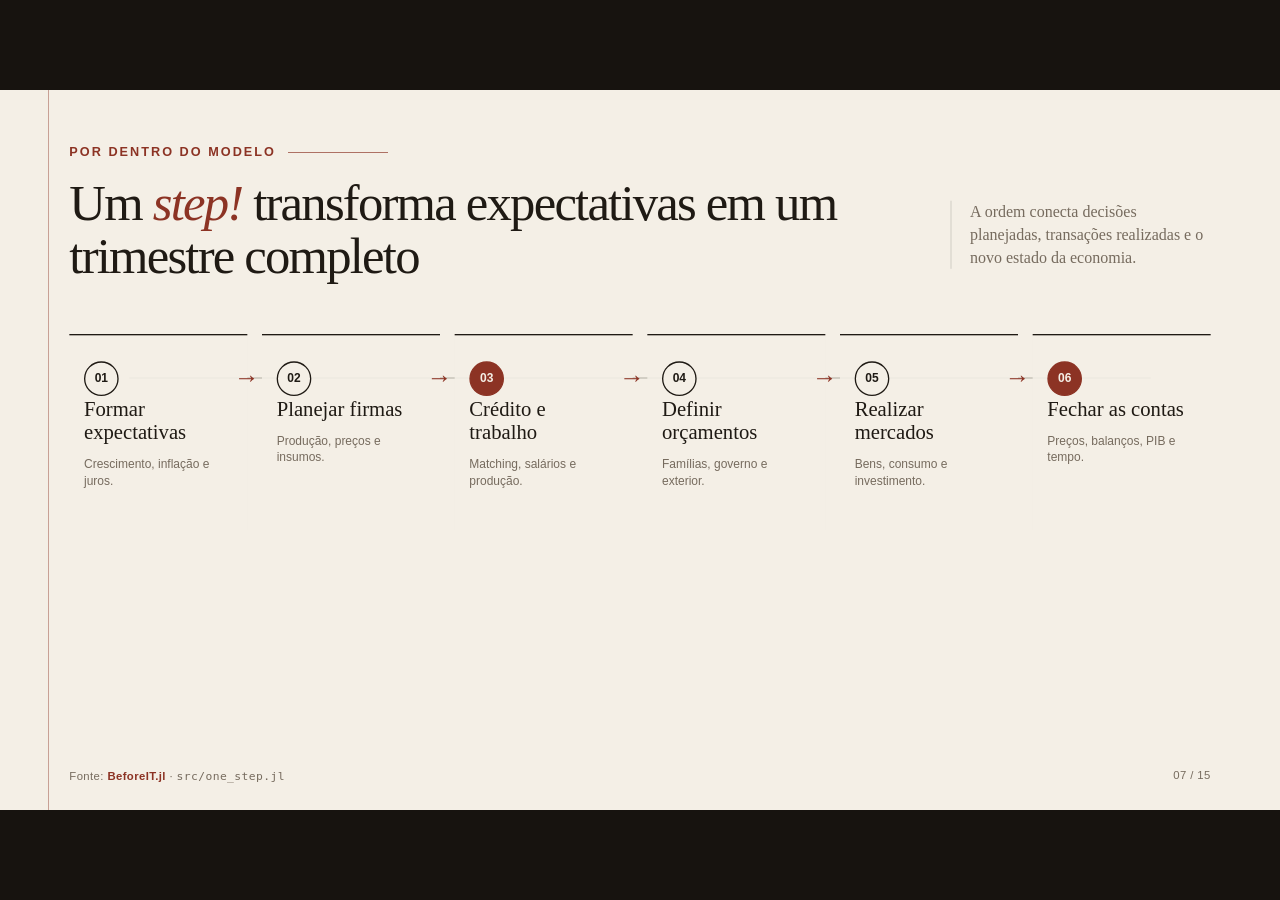
<file: dba-studies/course-presentations/beforeit-basics/sample-slide.html>
<!doctype html>
<html lang="pt-BR">
<head>
<meta charset="utf-8">
<meta name="viewport" content="width=device-width, initial-scale=1">
<title>BeforeIT — amostra Paper and ink</title>
<link rel="stylesheet" href="design-tokens.css">
<style>
  *, *::before, *::after { box-sizing: border-box; }
  html, body { width: 100%; height: 100%; margin: 0; overflow: hidden; }
  body { position: relative; background: #17130f; }
  .slide {
    position: absolute;
    top: 50%;
    left: 50%;
    width: var(--slide-w);
    height: var(--slide-h);
    overflow: hidden;
    padding: 82px var(--safe-pad) 70px;
    color: var(--fg);
    background-color: var(--bg);
    background-image: radial-gradient(rgba(95, 85, 72, .18) .55px, transparent .7px);
    background-size: 6px 6px;
    font-family: var(--font-text);
    transform: translate(-50%, -50%) scale(var(--deck-scale, 1));
    transform-origin: center;
  }
  .slide svg { display: block; }
  .slide::before {
    content: "";
    position: absolute;
    top: 0;
    bottom: 0;
    left: 72px;
    width: 1px;
    background: var(--accent);
    opacity: .62;
  }
  .chapter {
    display: flex;
    align-items: center;
    gap: 18px;
    color: var(--accent);
    font-family: var(--font-label);
    font-size: var(--fs-caption);
    font-weight: 700;
    letter-spacing: .16em;
    text-transform: uppercase;
  }
  .chapter::after { content: ""; width: 150px; height: 1px; background: currentColor; }
  h1 {
    width: 1310px;
    margin: 26px 0 0;
    font-family: var(--font-display);
    font-size: var(--fs-h1);
    font-weight: 500;
    letter-spacing: -.035em;
    line-height: var(--lh-tight);
  }
  h1 code { color: var(--accent); font-family: inherit; font-style: italic; font-weight: 500; }
  .dek {
    position: absolute;
    top: 166px;
    right: var(--safe-pad);
    width: 390px;
    margin: 0;
    padding-left: 28px;
    border-left: 1px solid var(--line);
    color: var(--muted);
    font-size: 24px;
    line-height: 1.42;
  }
  .flow {
    position: relative;
    margin-top: 76px;
    display: grid;
    grid-template-columns: repeat(6, 1fr);
    gap: 22px;
  }
  .flow::before {
    content: "";
    position: absolute;
    top: 65px;
    left: 90px;
    right: 90px;
    height: 2px;
    background: var(--line);
  }
  .phase {
    position: relative;
    min-height: 294px;
    padding: 94px 22px 28px;
    border-top: 2px solid var(--fg);
    background: rgba(244, 239, 230, .88);
  }
  .phase::before {
    content: attr(data-step);
    position: absolute;
    top: 39px;
    left: 22px;
    z-index: 1;
    display: grid;
    place-items: center;
    width: 52px;
    height: 52px;
    border: 2px solid var(--fg);
    border-radius: 50%;
    color: var(--fg);
    background: var(--bg);
    font-family: var(--font-label);
    font-size: 18px;
    font-weight: 700;
  }
  .phase:nth-child(3)::before,
  .phase:nth-child(6)::before { border-color: var(--accent); color: var(--bg); background: var(--accent); }
  .phase h2 {
    margin: 0;
    font-family: var(--font-display);
    font-size: 31px;
    font-weight: 500;
    line-height: 1.12;
  }
  .phase p {
    margin: 18px 0 0;
    color: var(--muted);
    font-family: var(--font-label);
    font-size: 18px;
    line-height: 1.36;
  }
  .phase:not(:last-child)::after {
    content: "→";
    position: absolute;
    top: 41px;
    right: -18px;
    z-index: 2;
    color: var(--accent);
    font-size: 38px;
  }
  .footer {
    position: absolute;
    right: var(--safe-pad);
    bottom: 40px;
    left: var(--safe-pad);
    display: flex;
    justify-content: space-between;
    color: var(--muted);
    font-family: var(--font-label);
    font-size: 17px;
    letter-spacing: .035em;
  }
  .footer strong { color: var(--accent); }
</style>
</head>
<body>
<section class="slide" aria-label="Slide 7 de 15">
  <div class="chapter">Por dentro do modelo</div>
  <h1>Um <code>step!</code> transforma expectativas em um trimestre completo</h1>
  <p class="dek">A ordem conecta decisões planejadas, transações realizadas e o novo estado da economia.</p>

  <div class="flow" aria-label="Seis fases de um trimestre simulado">
    <article class="phase" data-step="01">
      <h2>Formar expectativas</h2>
      <p>Crescimento, inflação e juros.</p>
    </article>
    <article class="phase" data-step="02">
      <h2>Planejar firmas</h2>
      <p>Produção, preços e insumos.</p>
    </article>
    <article class="phase" data-step="03">
      <h2>Crédito e trabalho</h2>
      <p>Matching, salários e produção.</p>
    </article>
    <article class="phase" data-step="04">
      <h2>Definir orçamentos</h2>
      <p>Famílias, governo e exterior.</p>
    </article>
    <article class="phase" data-step="05">
      <h2>Realizar mercados</h2>
      <p>Bens, consumo e investimento.</p>
    </article>
    <article class="phase" data-step="06">
      <h2>Fechar as contas</h2>
      <p>Preços, balanços, PIB e tempo.</p>
    </article>
  </div>

  <footer class="footer">
    <span>Fonte: <strong>BeforeIT.jl</strong> · <code>src/one_step.jl</code></span>
    <span>07 / 15</span>
  </footer>
</section>
<script>
  function fit() {
    document.documentElement.style.setProperty('--deck-scale', Math.min(innerWidth / 1920, innerHeight / 1080));
  }
  addEventListener('resize', fit);
  fit();
</script>
</body>
</html>
</file>
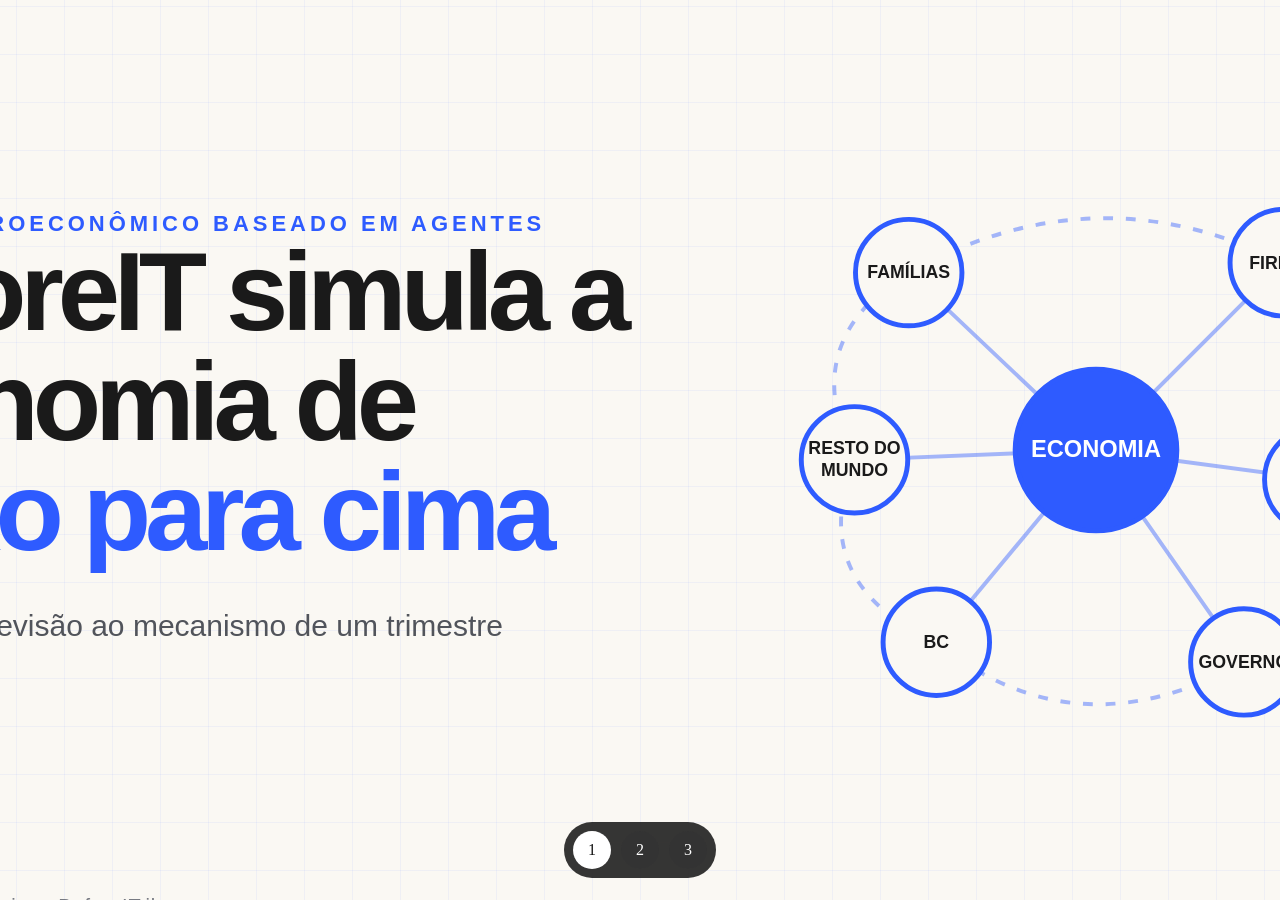
<file: dba-studies/course-presentations/beforeit-basics/style-previews.html>
<!doctype html>
<html lang="pt-BR">
<head>
<meta charset="utf-8">
<meta name="viewport" content="width=device-width, initial-scale=1">
<title>BeforeIT — prévias visuais</title>
<style>
  *, *::before, *::after { box-sizing: border-box; margin: 0; padding: 0; }
  html, body { width: 100%; height: 100%; overflow: hidden; }
  button { font: inherit; }
  .deck { position: relative; width: 100vw; height: 100vh; overflow: hidden; background: #111; }
  .slide {
    width: 1920px; height: 1080px; display: none; position: absolute; top: 50%; left: 50%;
    transform: translate(-50%, -50%) scale(var(--deck-scale, 1)); transform-origin: center; overflow: hidden;
  }
  .slide.active { display: grid; }
  .slide svg { display: block; }
  .eyebrow { font-size: 22px; font-weight: 700; letter-spacing: .18em; text-transform: uppercase; }
  .subtitle { font-size: 30px; line-height: 1.4; max-width: 710px; }
  .meta { font-size: 20px; letter-spacing: .04em; }
  .preview-label { position: absolute; top: 44px; right: 52px; font-size: 18px; letter-spacing: .12em; text-transform: uppercase; }
  .controls {
    position: fixed; z-index: 20; left: 50%; bottom: 22px; transform: translateX(-50%);
    display: flex; gap: 10px; padding: 9px; border-radius: 999px;
    background: rgba(10,10,10,.82); backdrop-filter: blur(12px);
  }
  .controls button { width: 38px; height: 38px; border: 0; border-radius: 50%; color: #fff; background: #333; cursor: pointer; }
  .controls button.active { background: #fff; color: #111; }

  /* 1 — notebook-tabs */
  .notebook {
    padding: 96px 116px; grid-template-columns: 1.08fr .92fr; align-items: center;
    color: #1a1a1a; background-color: #faf8f3;
    background-image: linear-gradient(rgba(46,91,255,.055) 1px, transparent 1px), linear-gradient(90deg, rgba(46,91,255,.055) 1px, transparent 1px);
    background-size: 48px 48px; font-family: Inter, Arial, sans-serif;
  }
  .notebook::before { content: ""; position: absolute; left: 70px; top: 0; bottom: 0; width: 2px; background: #ff6b61; opacity: .58; }
  .notebook h1 { max-width: 900px; font-size: 112px; line-height: .98; letter-spacing: -.055em; font-weight: 800; }
  .notebook .eyebrow, .notebook .accent { color: #2e5bff; }
  .notebook .subtitle { margin-top: 38px; color: #51545b; }
  .notebook .meta { position: absolute; left: 116px; bottom: 72px; color: #777a82; }
  .notebook .preview-label { color: #2e5bff; }
  .tabs { position: absolute; right: 0; top: 238px; display: grid; gap: 14px; }
  .tab { width: 190px; padding: 18px 26px; color: #fff; background: #2e5bff; border-radius: 18px 0 0 18px; font-size: 19px; font-weight: 700; letter-spacing: .08em; text-transform: uppercase; }
  .notebook-visual { display: grid; place-items: center; }
  .notebook-visual svg { width: 690px; height: 690px; }

  /* 2 — swiss-modern */
  .swiss {
    padding: 82px 100px 86px; grid-template-columns: 1.18fr .82fr; grid-template-rows: auto 1fr auto;
    color: #000; background: #fff; font-family: Helvetica, Arial, sans-serif;
  }
  .swiss .topline { grid-column: 1 / -1; display: flex; align-items: center; gap: 24px; border-top: 16px solid #000; padding-top: 20px; }
  .swiss .serial { color: #e51d20; font-size: 28px; font-weight: 800; }
  .swiss .eyebrow { color: #000; }
  .swiss .copy { align-self: center; }
  .swiss h1 { max-width: 980px; font-size: 118px; line-height: .91; letter-spacing: -.065em; font-weight: 900; }
  .swiss h1 span { color: #e51d20; }
  .swiss .subtitle { margin-top: 34px; color: #272727; }
  .swiss .meta { grid-column: 1 / -1; border-bottom: 3px solid #000; padding-bottom: 17px; display: flex; justify-content: space-between; }
  .swiss .preview-label { color: #e51d20; top: 123px; right: 100px; }
  .swiss-visual { align-self: center; justify-self: end; width: 620px; height: 620px; border: 4px solid #000; position: relative; display: grid; place-items: center; }
  .swiss-visual .big-number { position: absolute; right: -3px; top: -91px; font-size: 244px; line-height: 1; font-weight: 900; color: #e51d20; }
  .swiss-visual svg { width: 500px; height: 500px; }

  /* 3 — paper-and-ink */
  .paper {
    padding: 94px 120px; grid-template-columns: 1.15fr .85fr; align-items: center;
    color: #1f1a14; background: #f4efe6; font-family: Georgia, "Times New Roman", serif;
  }
  .paper::after { content: ""; position: absolute; inset: 0; opacity: .15; pointer-events: none; background-image: radial-gradient(#5f5548 .55px, transparent .65px); background-size: 6px 6px; }
  .paper .copy, .paper .paper-visual, .paper .meta, .paper .preview-label { z-index: 1; }
  .paper .eyebrow { color: #8c3324; font-family: Arial, sans-serif; }
  .paper h1 { max-width: 1020px; margin-top: 28px; font-size: 110px; line-height: 1.01; letter-spacing: -.045em; font-weight: 500; }
  .paper h1 em { color: #8c3324; font-style: italic; }
  .paper .subtitle { margin-top: 40px; color: #5f5548; }
  .paper .meta { position: absolute; left: 120px; bottom: 70px; color: #766b5e; font-family: Arial, sans-serif; }
  .paper .preview-label { color: #8c3324; font-family: Arial, sans-serif; }
  .paper-visual { height: 720px; display: grid; place-items: center; border-left: 1px solid rgba(31,26,20,.25); }
  .paper-visual svg { width: 610px; height: 700px; }
</style>
</head>
<body>
<main class="deck">
  <section class="slide notebook active" data-name="Notebook tabs">
    <div class="copy">
      <div class="eyebrow">Modelo macroeconômico baseado em agentes</div>
      <h1>BeforeIT simula a economia de <span class="accent">baixo para cima</span></h1>
      <p class="subtitle">Do paper de previsão ao mecanismo de um trimestre simulado.</p>
    </div>
    <div class="notebook-visual" aria-hidden="true">
      <svg viewBox="0 0 700 700">
        <g fill="none" stroke="#2e5bff" stroke-width="4" opacity=".42">
          <path d="M350 350 L160 170 M350 350 L540 160 M350 350 L575 380 M350 350 L500 565 M350 350 L188 545 M350 350 L105 360"/>
          <path d="M160 170 Q350 65 540 160 M540 160 Q670 280 575 380 M575 380 Q590 530 500 565 M500 565 Q330 660 188 545 M188 545 Q55 485 105 360 M105 360 Q45 240 160 170" stroke-dasharray="10 13"/>
        </g>
        <g fill="#faf8f3" stroke="#2e5bff" stroke-width="5">
          <circle cx="350" cy="350" r="82" fill="#2e5bff"/>
          <circle cx="160" cy="170" r="54"/><circle cx="540" cy="160" r="54"/>
          <circle cx="575" cy="380" r="54"/><circle cx="500" cy="565" r="54"/>
          <circle cx="188" cy="545" r="54"/><circle cx="105" cy="360" r="54"/>
        </g>
        <g font-family="Arial" font-size="18" text-anchor="middle" fill="#1a1a1a" font-weight="700">
          <text x="350" y="357" fill="#fff" font-size="24">ECONOMIA</text>
          <text x="160" y="176">FAMÍLIAS</text><text x="540" y="166">FIRMAS</text>
          <text x="575" y="386">BANCO</text><text x="500" y="571">GOVERNO</text>
          <text x="188" y="551">BC</text><text x="105" y="354">RESTO DO</text><text x="105" y="376">MUNDO</text>
        </g>
      </svg>
    </div>
    <div class="tabs"><div class="tab">paper</div><div class="tab">modelo</div><div class="tab">trimestre</div></div>
    <div class="meta">Apresentação acadêmica · BeforeIT.jl</div>
    <div class="preview-label">Opção 1 · Notebook tabs</div>
  </section>

  <section class="slide swiss" data-name="Swiss modern">
    <div class="topline"><span class="serial">B/IT—01</span><span class="eyebrow">Macroeconomia computacional</span></div>
    <div class="copy">
      <h1>BeforeIT simula a economia de <span>baixo para cima</span></h1>
      <p class="subtitle">Do paper de previsão ao mecanismo de um trimestre simulado.</p>
    </div>
    <div class="swiss-visual" aria-hidden="true">
      <div class="big-number">6</div>
      <svg viewBox="0 0 500 500">
        <g stroke="#000" stroke-width="5" fill="none">
          <path d="M250 250 L92 110 M250 250 L264 62 M250 250 L420 128 M250 250 L432 342 M250 250 L244 444 M250 250 L74 350"/>
        </g>
        <circle cx="250" cy="250" r="78" fill="#000"/>
        <g fill="#fff" stroke="#000" stroke-width="5">
          <circle cx="92" cy="110" r="43"/><circle cx="264" cy="62" r="43"/>
          <circle cx="420" cy="128" r="43"/><circle cx="432" cy="342" r="43"/>
          <circle cx="244" cy="444" r="43"/><circle cx="74" cy="350" r="43"/>
        </g>
        <circle cx="92" cy="110" r="13" fill="#e51d20"/><circle cx="264" cy="62" r="13" fill="#e51d20"/>
        <circle cx="420" cy="128" r="13" fill="#e51d20"/><circle cx="432" cy="342" r="13" fill="#e51d20"/>
        <circle cx="244" cy="444" r="13" fill="#e51d20"/><circle cx="74" cy="350" r="13" fill="#e51d20"/>
        <text x="250" y="261" font-family="Arial" font-size="29" font-weight="800" text-anchor="middle" fill="#fff">MACRO</text>
      </svg>
    </div>
    <div class="meta"><span>BeforeIT.jl</span><span>Paper → agentes → mercados → previsão</span></div>
    <div class="preview-label">Opção 2 · Swiss modern</div>
  </section>

  <section class="slide paper" data-name="Paper and ink">
    <div class="copy">
      <div class="eyebrow">Uma introdução ao modelo e ao paper</div>
      <h1>BeforeIT simula a economia de <em>baixo para cima</em></h1>
      <p class="subtitle">Do paper de previsão ao mecanismo de um trimestre simulado.</p>
    </div>
    <div class="paper-visual" aria-hidden="true">
      <svg viewBox="0 0 610 700">
        <g fill="none" stroke="#1f1a14" stroke-width="2.4">
          <path d="M305 84 C430 84 520 165 520 270 C520 390 415 438 305 508 C195 438 90 390 90 270 C90 165 180 84 305 84Z"/>
          <path d="M305 164 C386 164 444 212 444 280 C444 358 376 390 305 436 C234 390 166 358 166 280 C166 212 224 164 305 164Z" stroke="#8c3324"/>
          <path d="M305 164 V84 M444 280 L520 270 M305 436 V508 M166 280 L90 270"/>
          <path d="M305 508 C310 575 360 602 416 623 M305 508 C300 575 250 602 194 623"/>
        </g>
        <g fill="#f4efe6" stroke="#1f1a14" stroke-width="2.4">
          <circle cx="305" cy="84" r="47"/><circle cx="520" cy="270" r="47"/>
          <circle cx="416" cy="623" r="47"/><circle cx="194" cy="623" r="47"/>
          <circle cx="90" cy="270" r="47"/><circle cx="305" cy="300" r="76" fill="#8c3324" stroke="#8c3324"/>
        </g>
        <g font-family="Georgia" font-size="18" text-anchor="middle" fill="#1f1a14">
          <text x="305" y="90">famílias</text><text x="520" y="276">firmas</text>
          <text x="416" y="629">bancos</text><text x="194" y="629">governo</text>
          <text x="90" y="266">mundo</text><text x="90" y="287">externo</text>
          <text x="305" y="307" fill="#f4efe6" font-size="25">mercados</text>
        </g>
        <text x="305" y="686" font-family="Georgia" font-style="italic" font-size="20" text-anchor="middle" fill="#766b5e">interações microeconômicas → resultados macroeconômicos</text>
      </svg>
    </div>
    <div class="meta">BeforeIT.jl · Apresentação acadêmica</div>
    <div class="preview-label">Opção 3 · Paper and ink</div>
  </section>
</main>

<nav class="controls" aria-label="Escolher prévia">
  <button class="active" data-index="0" aria-label="Opção 1">1</button>
  <button data-index="1" aria-label="Opção 2">2</button>
  <button data-index="2" aria-label="Opção 3">3</button>
</nav>
<script>
  const slides = [...document.querySelectorAll('.slide')];
  const buttons = [...document.querySelectorAll('.controls button')];
  let current = 0;
  function fit() {
    document.documentElement.style.setProperty('--deck-scale', Math.min(innerWidth / 1920, innerHeight / 1080));
  }
  function go(index) {
    current = Math.max(0, Math.min(slides.length - 1, index));
    slides.forEach((slide, i) => slide.classList.toggle('active', i === current));
    buttons.forEach((button, i) => button.classList.toggle('active', i === current));
    history.replaceState(null, '', '#' + (current + 1));
    fit();
  }
  buttons.forEach(button => button.addEventListener('click', () => go(Number(button.dataset.index))));
  document.addEventListener('keydown', event => {
    if (event.key === 'ArrowRight' || event.key === ' ') go(current + 1);
    if (event.key === 'ArrowLeft') go(current - 1);
  });
  addEventListener('resize', fit);
  const start = Number(location.hash.slice(1));
  if (start >= 1 && start <= slides.length) go(start - 1);
</script>
</body>
</html>
</file>
<file: dba-studies/model-mechanics/mechanisms.css>
:root{color-scheme:light dark;--bg:#f4f2ec;--card:#fffdf8;--ink:#252720;--muted:#696d64;--line:#b9b9ae;--accent:#236b58;--code:#ebe8df} @media(prefers-color-scheme:dark){:root{--bg:#171916;--card:#222620;--ink:#edf0e8;--muted:#abb0a7;--line:#4b514a;--accent:#6bc7aa;--code:#181b17}} *{box-sizing:border-box} body{max-width:920px;margin:auto;padding:32px 20px 70px;background:var(--bg);color:var(--ink);font:15px/1.55 system-ui,sans-serif} nav{display:flex;gap:7px;flex-wrap:wrap;margin-bottom:34px} nav a{padding:6px 9px;border:1px solid var(--line);border-radius:6px;color:var(--ink);text-decoration:none;font:12px ui-monospace,monospace} nav a[aria-current=page]{border-color:var(--accent);color:var(--accent)} h1{margin:0;font-size:clamp(28px,5vw,46px);line-height:1.05} .lead{max-width:720px;color:var(--muted);font-size:17px;margin:12px 0 30px}.flow{display:grid;grid-template-columns:repeat(3,1fr);gap:10px;margin:22px 0}.flow div{padding:12px;border:1px solid var(--line);border-radius:8px;background:var(--card)}.flow b{display:block;color:var(--accent);font-size:12px;text-transform:uppercase;letter-spacing:.08em}details{margin:10px 0;border:1px solid var(--line);border-radius:9px;background:var(--card)}summary{padding:15px 17px;cursor:pointer;font-weight:700}details>div{padding:0 17px 17px;color:var(--muted)}code,.formula{font-family:ui-monospace,SFMono-Regular,Menlo,monospace}.formula{display:block;overflow:auto;padding:12px;margin:10px 0;background:var(--code);border-radius:6px;color:var(--ink);white-space:nowrap}.vars{display:flex;flex-wrap:wrap;gap:6px;margin-top:10px}.vars code{padding:3px 6px;border:1px solid var(--line);border-radius:4px;color:var(--ink)}.note{border-left:4px solid var(--accent);padding:10px 14px;background:var(--card)}footer{margin-top:34px;color:var(--muted);font-size:12px}@media(max-width:650px){.flow{grid-template-columns:1fr}}
</file>
<file: dba-studies/course-presentations/beforeit-basics/design-tokens.css>
:root {
  --slide-w: 1920px;
  --slide-h: 1080px;
  --safe-pad: 104px;

  --font-display: Georgia, "Times New Roman", serif;
  --font-text: Georgia, "Times New Roman", serif;
  --font-label: Arial, Helvetica, sans-serif;
  --fs-hero: 112px;
  --fs-h1: 76px;
  --fs-h2: 42px;
  --fs-body: 28px;
  --fs-caption: 19px;
  --lh-tight: 1.05;
  --lh-body: 1.42;

  --bg: #f4efe6;
  --fg: #1f1a14;
  --muted: #766b5e;
  --accent: #8c3324;
  --surface: #ebe3d7;
  --line: rgba(31, 26, 20, 0.24);

  --col: 12;
  --gutter: 32px;
}
</file>
